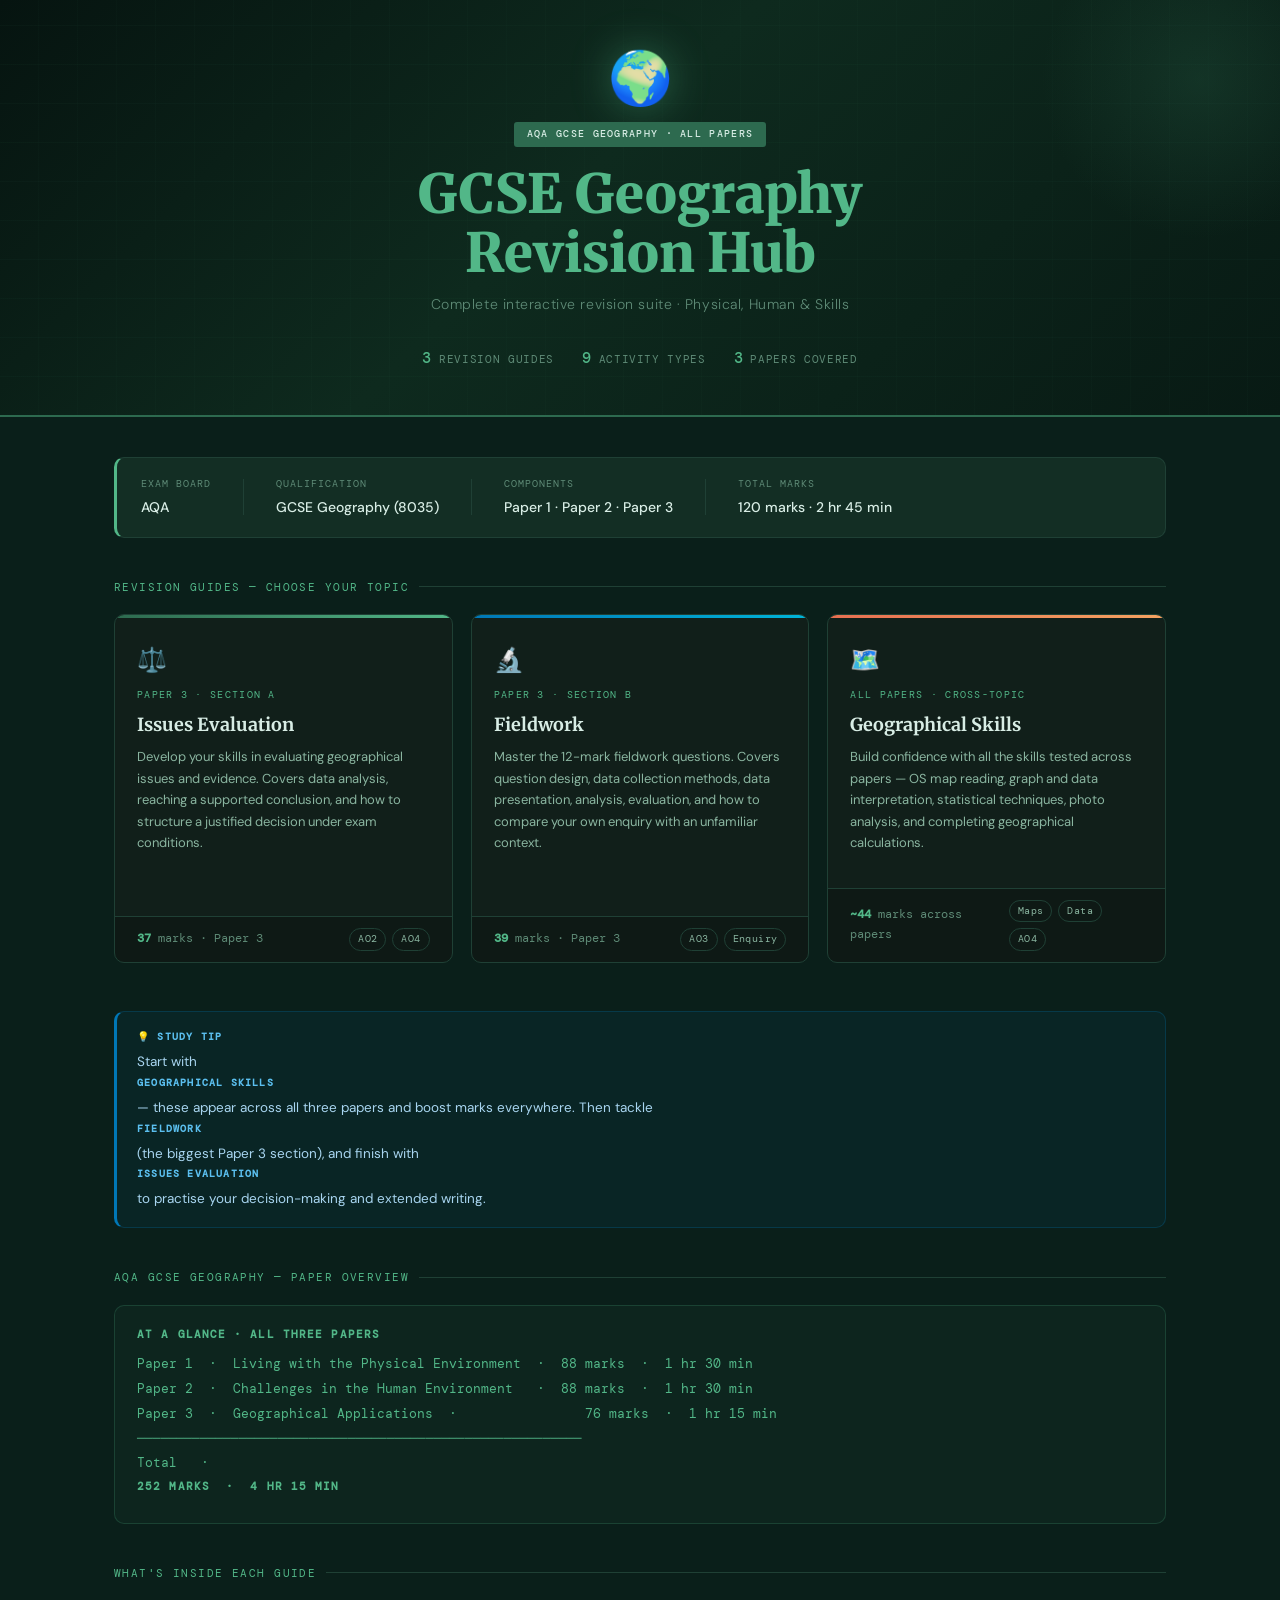
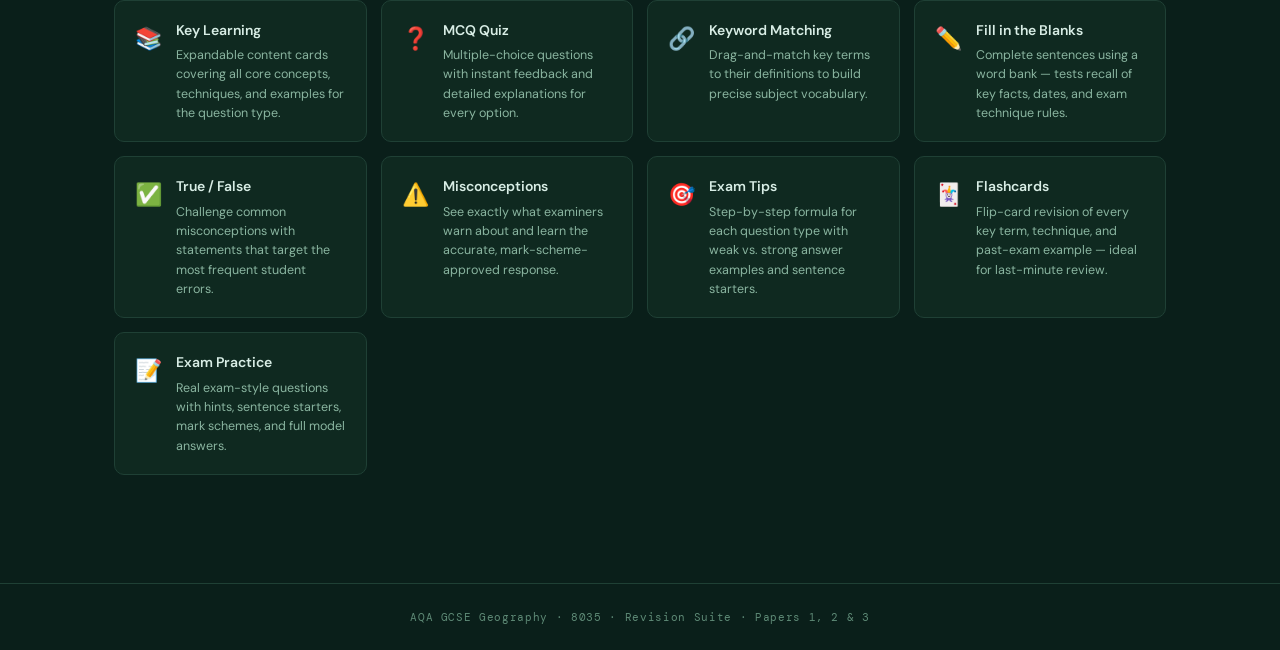
<file: index.html>
<!doctype html>
<html lang="en">
<head>
  <meta charset="UTF-8" />
  <meta name="viewport" content="width=device-width, initial-scale=1.0" />
  <title>GCSE Geography — Revision Hub</title>
  <link rel="preconnect" href="https://fonts.googleapis.com" />
  <link rel="preconnect" href="https://fonts.gstatic.com" crossorigin />
  <link href="https://fonts.googleapis.com/css2?family=DM+Mono:wght@400;500&family=DM+Sans:wght@300;400;500;600&family=Merriweather:wght@700;900&display=swap" rel="stylesheet" />
  <style>
    /* ── CSS Variables — Geography Palette ── */
    :root {
      --bg:       #0a1f1a;
      --surface:  #0f2920;
      --surface2: #132e24;
      --border:   #1f4035;
      --accent:   #2d6a4f;
      --accent2:  #52b788;
      --teal:     #0077b6;
      --gold:     #e9c46a;
      --mid:      #5e8a76;
      --text:     #d8ede5;
      --text-dim: #8ab5a0;
      --card-bg:  #111f1a;
      --ink:      #0f293e;
      --radius:   10px;
      --shadow:   0 4px 24px rgba(0,0,0,.5);
    }

    *, *::before, *::after { box-sizing: border-box; margin: 0; padding: 0; }

    body {
      font-family: 'DM Sans', sans-serif;
      background: var(--bg);
      color: var(--text);
      min-height: 100vh;
      font-size: 15px;
      line-height: 1.65;
    }

    /* ── Hero Header ── */
    .hero {
      background: linear-gradient(135deg, #061410 0%, #0e2a1e 45%, #081a14 100%);
      border-bottom: 2px solid var(--accent);
      padding: 52px 40px 44px;
      position: relative;
      overflow: hidden;
      text-align: center;
    }

    /* Topographic line pattern */
    .hero::before {
      content: '';
      position: absolute;
      inset: 0;
      background:
        repeating-linear-gradient(0deg, transparent, transparent 38px,
          rgba(45,106,79,.06) 38px, rgba(45,106,79,.06) 39px),
        repeating-linear-gradient(90deg, transparent, transparent 38px,
          rgba(45,106,79,.04) 38px, rgba(45,106,79,.04) 39px);
      pointer-events: none;
    }

    /* Glow accent circle */
    .hero::after {
      content: '';
      position: absolute;
      top: -80px; right: -80px;
      width: 320px; height: 320px;
      border-radius: 50%;
      background: radial-gradient(circle, rgba(45,106,79,.25) 0%, transparent 70%);
      pointer-events: none;
    }

    .hero-globe {
      font-size: 52px;
      line-height: 1;
      margin-bottom: 16px;
      position: relative;
      display: block;
      filter: drop-shadow(0 0 20px rgba(82,183,136,.4));
    }

    .hero-badge {
      display: inline-block;
      background: var(--accent);
      color: #d8ede5;
      font-family: 'DM Mono', monospace;
      font-size: 10px;
      font-weight: 500;
      letter-spacing: .13em;
      text-transform: uppercase;
      padding: 4px 13px;
      border-radius: 3px;
      margin-bottom: 18px;
      position: relative;
    }

    .hero h1 {
      font-family: 'Merriweather', serif;
      font-size: clamp(28px, 5vw, 54px);
      font-weight: 900;
      color: var(--accent2);
      line-height: 1.1;
      margin-bottom: 10px;
      position: relative;
    }

    .hero-sub {
      color: var(--mid);
      font-size: 14px;
      font-weight: 300;
      letter-spacing: .04em;
      position: relative;
      margin-bottom: 30px;
    }

    .hero-meta {
      display: flex;
      gap: 28px;
      justify-content: center;
      flex-wrap: wrap;
      position: relative;
    }

    .hero-stat {
      display: flex;
      align-items: center;
      gap: 7px;
      font-family: 'DM Mono', monospace;
      font-size: 11px;
      color: var(--mid);
      letter-spacing: .06em;
      text-transform: uppercase;
    }

    .hero-stat span:first-child {
      color: var(--accent2);
      font-size: 15px;
      font-weight: 500;
    }

    /* ── Main ── */
    main {
      max-width: 1100px;
      margin: 0 auto;
      padding: 40px 24px 60px;
    }

    /* ── Section label ── */
    .section-label {
      font-family: 'DM Mono', monospace;
      font-size: 11px;
      color: var(--accent2);
      letter-spacing: .13em;
      text-transform: uppercase;
      margin-bottom: 18px;
      display: flex;
      align-items: center;
      gap: 10px;
    }

    .section-label::after {
      content: '';
      flex: 1;
      height: 1px;
      background: var(--border);
    }

    /* ── Paper Info Banner ── */
    .paper-banner {
      background: var(--surface2);
      border: 1px solid var(--border);
      border-left: 3px solid var(--accent2);
      border-radius: var(--radius);
      padding: 18px 24px;
      margin-bottom: 40px;
      display: flex;
      gap: 32px;
      flex-wrap: wrap;
      align-items: center;
    }

    .paper-banner-item {
      display: flex;
      flex-direction: column;
      gap: 3px;
    }

    .pb-label {
      font-family: 'DM Mono', monospace;
      font-size: 10px;
      color: var(--mid);
      letter-spacing: .1em;
      text-transform: uppercase;
    }

    .pb-value {
      font-size: 14px;
      font-weight: 500;
      color: var(--text);
    }

    .pb-divider {
      width: 1px;
      height: 36px;
      background: var(--border);
      flex-shrink: 0;
    }

    /* ── Topic Cards Grid ── */
    .q-grid {
      display: grid;
      grid-template-columns: repeat(auto-fill, minmax(300px, 1fr));
      gap: 18px;
      margin-bottom: 48px;
    }

    .q-card {
      background: var(--card-bg);
      border: 1px solid var(--border);
      border-radius: var(--radius);
      overflow: hidden;
      text-decoration: none;
      color: inherit;
      display: flex;
      flex-direction: column;
      transition: border-color .2s, transform .15s, box-shadow .2s;
      position: relative;
    }

    .q-card:hover {
      border-color: var(--accent2);
      transform: translateY(-3px);
      box-shadow: 0 10px 36px rgba(0,0,0,.5), 0 0 0 1px rgba(82,183,136,.15);
    }

    .q-card-accent {
      height: 3px;
    }

    /* Different accent colours per card to match geography topic colours */
    .q-card:nth-child(1) .q-card-accent { background: linear-gradient(90deg, #2d6a4f, #52b788); }
    .q-card:nth-child(2) .q-card-accent { background: linear-gradient(90deg, #0077b6, #00b4d8); }
    .q-card:nth-child(3) .q-card-accent { background: linear-gradient(90deg, #e76f51, #f4a261); }
    .q-card:nth-child(4) .q-card-accent { background: linear-gradient(90deg, #e9c46a, #f4d88a); }
    .q-card:nth-child(5) .q-card-accent { background: linear-gradient(90deg, #4a6fa5, #6b90c4); }
    .q-card:nth-child(6) .q-card-accent { background: linear-gradient(90deg, #16a34a, #4ade80); }
    .q-card:nth-child(7) .q-card-accent { background: linear-gradient(90deg, #457b9d, #6ea8c9); }
    .q-card:nth-child(8) .q-card-accent { background: linear-gradient(90deg, #c47d2a, #e9a44a); }
    .q-card:nth-child(9) .q-card-accent { background: linear-gradient(90deg, #7b4a9e, #a36dc9); }

    .q-card-body {
      padding: 22px 22px 18px;
      flex: 1;
      display: flex;
      flex-direction: column;
    }

    .q-card-number {
      font-family: 'DM Mono', monospace;
      font-size: 10px;
      letter-spacing: .13em;
      text-transform: uppercase;
      color: var(--accent2);
      margin-bottom: 10px;
    }

    .q-card-title {
      font-family: 'Merriweather', serif;
      font-size: 18px;
      font-weight: 700;
      color: var(--text);
      line-height: 1.25;
      margin-bottom: 10px;
    }

    .q-card-desc {
      font-size: 13px;
      color: var(--text-dim);
      line-height: 1.65;
      flex: 1;
      margin-bottom: 16px;
    }

    .q-card-footer {
      display: flex;
      align-items: center;
      justify-content: space-between;
      padding: 11px 22px;
      border-top: 1px solid var(--border);
      background: rgba(0,0,0,.18);
    }

    .q-card-icon {
      font-size: 24px;
      flex-shrink: 0;
      margin-bottom: 8px;
    }

    .q-card-marks {
      font-family: 'DM Mono', monospace;
      font-size: 12px;
      color: var(--mid);
    }

    .q-card-marks strong {
      color: var(--accent2);
    }

    .q-card-tags {
      display: flex;
      gap: 6px;
      flex-wrap: wrap;
    }

    .tag {
      font-family: 'DM Mono', monospace;
      font-size: 10px;
      padding: 2px 8px;
      border-radius: 20px;
      border: 1px solid var(--border);
      color: var(--text-dim);
      letter-spacing: .04em;
    }

    .q-card-arrow {
      position: absolute;
      bottom: 14px;
      right: 18px;
      font-size: 17px;
      color: var(--accent2);
      opacity: 0;
      transition: opacity .2s, transform .2s;
    }

    .q-card:hover .q-card-arrow { opacity: 1; transform: translateX(3px); }

    /* ── Formula / Mark Breakdown Box ── */
    .formula-box {
      background: rgba(45,106,79,.09);
      border: 1px solid rgba(82,183,136,.2);
      border-radius: var(--radius);
      padding: 18px 22px;
      font-family: 'DM Mono', monospace;
      font-size: 13px;
      color: var(--accent2);
      margin-bottom: 40px;
      line-height: 1.9;
    }

    .formula-box strong {
      color: var(--accent2);
      font-size: 11px;
      text-transform: uppercase;
      letter-spacing: .1em;
      display: block;
      margin-bottom: 8px;
    }

    /* ── How-to Grid (What's Inside Each Guide) ── */
    .how-grid {
      display: grid;
      grid-template-columns: repeat(auto-fill, minmax(225px, 1fr));
      gap: 14px;
      margin-bottom: 48px;
    }

    .how-card {
      background: var(--surface);
      border: 1px solid var(--border);
      border-radius: var(--radius);
      padding: 18px 20px;
      display: flex;
      gap: 14px;
      align-items: flex-start;
      transition: border-color .2s, background .2s;
    }

    .how-card:hover {
      border-color: var(--accent);
      background: var(--surface2);
    }

    .how-icon {
      font-size: 22px;
      flex-shrink: 0;
      margin-top: 2px;
    }

    .how-label {
      font-weight: 600;
      font-size: 14px;
      color: var(--text);
      margin-bottom: 4px;
    }

    .how-desc {
      font-size: 12.5px;
      color: var(--text-dim);
      line-height: 1.55;
    }

    /* ── Tips callout box ── */
    .tip-box {
      background: rgba(0,119,182,.08);
      border: 1px solid rgba(0,119,182,.25);
      border-left: 3px solid var(--teal);
      border-radius: var(--radius);
      padding: 16px 20px;
      margin-bottom: 40px;
      font-size: 13.5px;
      color: #a8d5f0;
      line-height: 1.7;
    }

    .tip-box strong {
      color: #5bbfef;
      font-family: 'DM Mono', monospace;
      font-size: 10px;
      letter-spacing: .12em;
      text-transform: uppercase;
      display: block;
      margin-bottom: 6px;
    }

    /* ── Footer ── */
    footer {
      text-align: center;
      padding: 24px;
      border-top: 1px solid var(--border);
      font-family: 'DM Mono', monospace;
      font-size: 11px;
      color: var(--mid);
      letter-spacing: .06em;
    }

    /* ── Responsive ── */
    @media (max-width: 640px) {
      .hero { padding: 36px 16px 30px; }
      main { padding: 28px 14px 48px; }
      .paper-banner { gap: 18px; }
      .pb-divider { display: none; }
      .q-grid { grid-template-columns: 1fr; }
    }

    /* ── Custom scrollbar ── */
    ::-webkit-scrollbar { width: 8px; }
    ::-webkit-scrollbar-track { background: transparent; }
    ::-webkit-scrollbar-thumb { background: rgba(82,183,136,.2); border-radius: 10px; }
    ::-webkit-scrollbar-thumb:hover { background: rgba(82,183,136,.4); }
  </style>
</head>
<body>

  <!-- ── Hero ── -->
  <header class="hero">
    <span class="hero-globe">🌍</span>
    <div class="hero-badge">AQA GCSE Geography · All Papers</div>
    <h1>GCSE Geography<br>Revision Hub</h1>
    <p class="hero-sub">Complete interactive revision suite · Physical, Human &amp; Skills</p>
    <div class="hero-meta">
      <div class="hero-stat"><span>3</span><span>Revision Guides</span></div>
      <div class="hero-stat"><span>9</span><span>Activity Types</span></div>
      <div class="hero-stat"><span>3</span><span>Papers Covered</span></div>
    </div>
  </header>

  <main>

    <!-- ── Exam Info Banner ── -->
    <div class="paper-banner">
      <div class="paper-banner-item">
        <span class="pb-label">Exam Board</span>
        <span class="pb-value">AQA</span>
      </div>
      <div class="pb-divider"></div>
      <div class="paper-banner-item">
        <span class="pb-label">Qualification</span>
        <span class="pb-value">GCSE Geography (8035)</span>
      </div>
      <div class="pb-divider"></div>
      <div class="paper-banner-item">
        <span class="pb-label">Components</span>
        <span class="pb-value">Paper 1 · Paper 2 · Paper 3</span>
      </div>
      <div class="pb-divider"></div>
      <div class="paper-banner-item">
        <span class="pb-label">Total Marks</span>
        <span class="pb-value">120 marks · 2 hr 45 min</span>
      </div>
    </div>

    <!-- ── Revision Guides ── -->
    <div class="section-label">Revision Guides — Choose Your Topic</div>

    <div class="q-grid">

      <!-- 7-1 Issues Evaluation -->
      <a class="q-card" href="7-1-issues-evaluation.html">
        <div class="q-card-accent"></div>
        <div class="q-card-body">
          <div class="q-card-icon">⚖️</div>
          <div class="q-card-number">Paper 3 · Section A</div>
          <div class="q-card-title">Issues Evaluation</div>
          <div class="q-card-desc">Develop your skills in evaluating geographical issues and evidence. Covers data analysis, reaching a supported conclusion, and how to structure a justified decision under exam conditions.</div>
        </div>
        <div class="q-card-footer">
          <span class="q-card-marks"><strong>37</strong> marks · Paper 3</span>
          <div class="q-card-tags">
            <span class="tag">AO2</span>
            <span class="tag">AO4</span>
          </div>
        </div>
        <span class="q-card-arrow">→</span>
      </a>

      <!-- 8-1 Fieldwork -->
      <a class="q-card" href="8-1-fieldwork.html">
        <div class="q-card-accent"></div>
        <div class="q-card-body">
          <div class="q-card-icon">🔬</div>
          <div class="q-card-number">Paper 3 · Section B</div>
          <div class="q-card-title">Fieldwork</div>
          <div class="q-card-desc">Master the 12-mark fieldwork questions. Covers question design, data collection methods, data presentation, analysis, evaluation, and how to compare your own enquiry with an unfamiliar context.</div>
        </div>
        <div class="q-card-footer">
          <span class="q-card-marks"><strong>39</strong> marks · Paper 3</span>
          <div class="q-card-tags">
            <span class="tag">AO3</span>
            <span class="tag">Enquiry</span>
          </div>
        </div>
        <span class="q-card-arrow">→</span>
      </a>

      <!-- 9-1 Geographical Skills -->
      <a class="q-card" href="9-1-geographical-skills.html">
        <div class="q-card-accent"></div>
        <div class="q-card-body">
          <div class="q-card-icon">🗺️</div>
          <div class="q-card-number">All Papers · Cross-topic</div>
          <div class="q-card-title">Geographical Skills</div>
          <div class="q-card-desc">Build confidence with all the skills tested across papers — OS map reading, graph and data interpretation, statistical techniques, photo analysis, and completing geographical calculations.</div>
        </div>
        <div class="q-card-footer">
          <span class="q-card-marks"><strong>~44</strong> marks across papers</span>
          <div class="q-card-tags">
            <span class="tag">Maps</span>
            <span class="tag">Data</span>
            <span class="tag">AO4</span>
          </div>
        </div>
        <span class="q-card-arrow">→</span>
      </a>

    </div>

    <!-- ── Study Tip ── -->
    <div class="tip-box">
      <strong>💡 Study Tip</strong>
      Start with <strong>Geographical Skills</strong> — these appear across all three papers and boost marks everywhere. Then tackle <strong>Fieldwork</strong> (the biggest Paper 3 section), and finish with <strong>Issues Evaluation</strong> to practise your decision-making and extended writing.
    </div>

    <!-- ── Paper Overview ── -->
    <div class="section-label">AQA GCSE Geography — Paper Overview</div>

    <div class="formula-box">
      <strong>At a Glance · All Three Papers</strong>
      Paper 1 &nbsp;·&nbsp; Living with the Physical Environment &nbsp;·&nbsp; 88 marks &nbsp;·&nbsp; 1 hr 30 min<br>
      Paper 2 &nbsp;·&nbsp; Challenges in the Human Environment &nbsp;&nbsp;·&nbsp; 88 marks &nbsp;·&nbsp; 1 hr 30 min<br>
      Paper 3 &nbsp;·&nbsp; Geographical Applications &nbsp;·&nbsp;&nbsp;&nbsp;&nbsp;&nbsp;&nbsp;&nbsp;&nbsp;&nbsp;&nbsp;&nbsp;&nbsp;&nbsp;&nbsp;&nbsp; 76 marks &nbsp;·&nbsp; 1 hr 15 min<br>
      ─────────────────────────────────────────────────────────<br>
      Total &nbsp;&nbsp;·&nbsp; &nbsp;&nbsp;&nbsp;&nbsp;&nbsp;&nbsp;&nbsp;&nbsp;&nbsp;&nbsp;&nbsp;&nbsp;&nbsp;&nbsp;&nbsp;&nbsp;&nbsp;&nbsp;&nbsp;&nbsp;&nbsp;&nbsp;&nbsp;&nbsp;&nbsp;&nbsp;&nbsp;&nbsp;&nbsp;&nbsp;&nbsp;&nbsp;&nbsp;&nbsp;&nbsp;&nbsp;&nbsp;&nbsp;&nbsp;&nbsp;&nbsp;&nbsp;&nbsp;&nbsp;&nbsp;&nbsp;&nbsp;&nbsp;&nbsp;&nbsp;&nbsp;&nbsp;&nbsp;&nbsp;&nbsp;&nbsp;&nbsp;&nbsp;&nbsp;&nbsp;&nbsp;&nbsp; <strong style="color:var(--accent2)">252 marks &nbsp;·&nbsp; 4 hr 15 min</strong>
    </div>

    <!-- ── What's Inside Each Guide ── -->
    <div class="section-label">What's Inside Each Guide</div>

    <div class="how-grid">
      <div class="how-card">
        <div class="how-icon">📚</div>
        <div>
          <div class="how-label">Key Learning</div>
          <div class="how-desc">Expandable content cards covering all core concepts, techniques, and examples for the question type.</div>
        </div>
      </div>
      <div class="how-card">
        <div class="how-icon">❓</div>
        <div>
          <div class="how-label">MCQ Quiz</div>
          <div class="how-desc">Multiple-choice questions with instant feedback and detailed explanations for every option.</div>
        </div>
      </div>
      <div class="how-card">
        <div class="how-icon">🔗</div>
        <div>
          <div class="how-label">Keyword Matching</div>
          <div class="how-desc">Drag-and-match key terms to their definitions to build precise subject vocabulary.</div>
        </div>
      </div>
      <div class="how-card">
        <div class="how-icon">✏️</div>
        <div>
          <div class="how-label">Fill in the Blanks</div>
          <div class="how-desc">Complete sentences using a word bank — tests recall of key facts, dates, and exam technique rules.</div>
        </div>
      </div>
      <div class="how-card">
        <div class="how-icon">✅</div>
        <div>
          <div class="how-label">True / False</div>
          <div class="how-desc">Challenge common misconceptions with statements that target the most frequent student errors.</div>
        </div>
      </div>
      <div class="how-card">
        <div class="how-icon">⚠️</div>
        <div>
          <div class="how-label">Misconceptions</div>
          <div class="how-desc">See exactly what examiners warn about and learn the accurate, mark-scheme-approved response.</div>
        </div>
      </div>
      <div class="how-card">
        <div class="how-icon">🎯</div>
        <div>
          <div class="how-label">Exam Tips</div>
          <div class="how-desc">Step-by-step formula for each question type with weak vs. strong answer examples and sentence starters.</div>
        </div>
      </div>
      <div class="how-card">
        <div class="how-icon">🃏</div>
        <div>
          <div class="how-label">Flashcards</div>
          <div class="how-desc">Flip-card revision of every key term, technique, and past-exam example — ideal for last-minute review.</div>
        </div>
      </div>
      <div class="how-card">
        <div class="how-icon">📝</div>
        <div>
          <div class="how-label">Exam Practice</div>
          <div class="how-desc">Real exam-style questions with hints, sentence starters, mark schemes, and full model answers.</div>
        </div>
      </div>
    </div>

  </main>

  <footer>
    AQA GCSE Geography · 8035 · Revision Suite · Papers 1, 2 &amp; 3
  </footer>

</body>
</html>
</file>
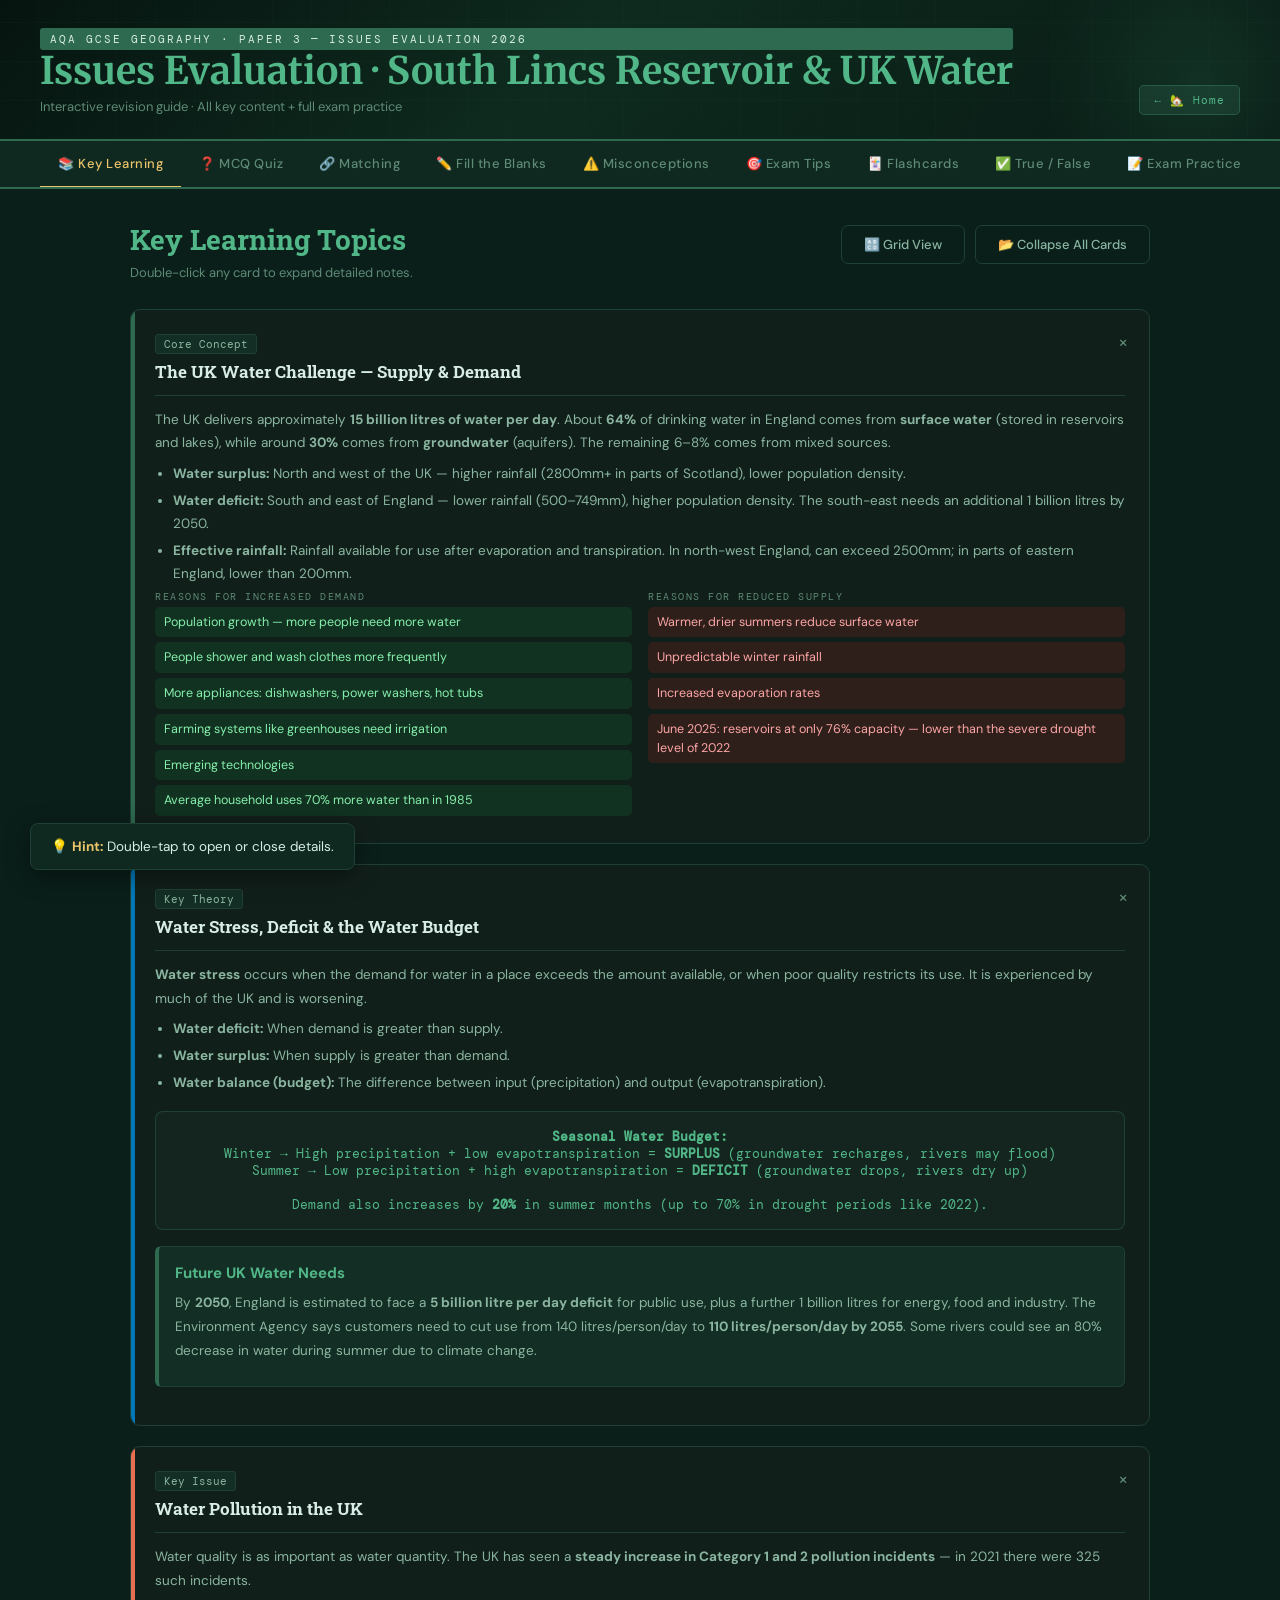
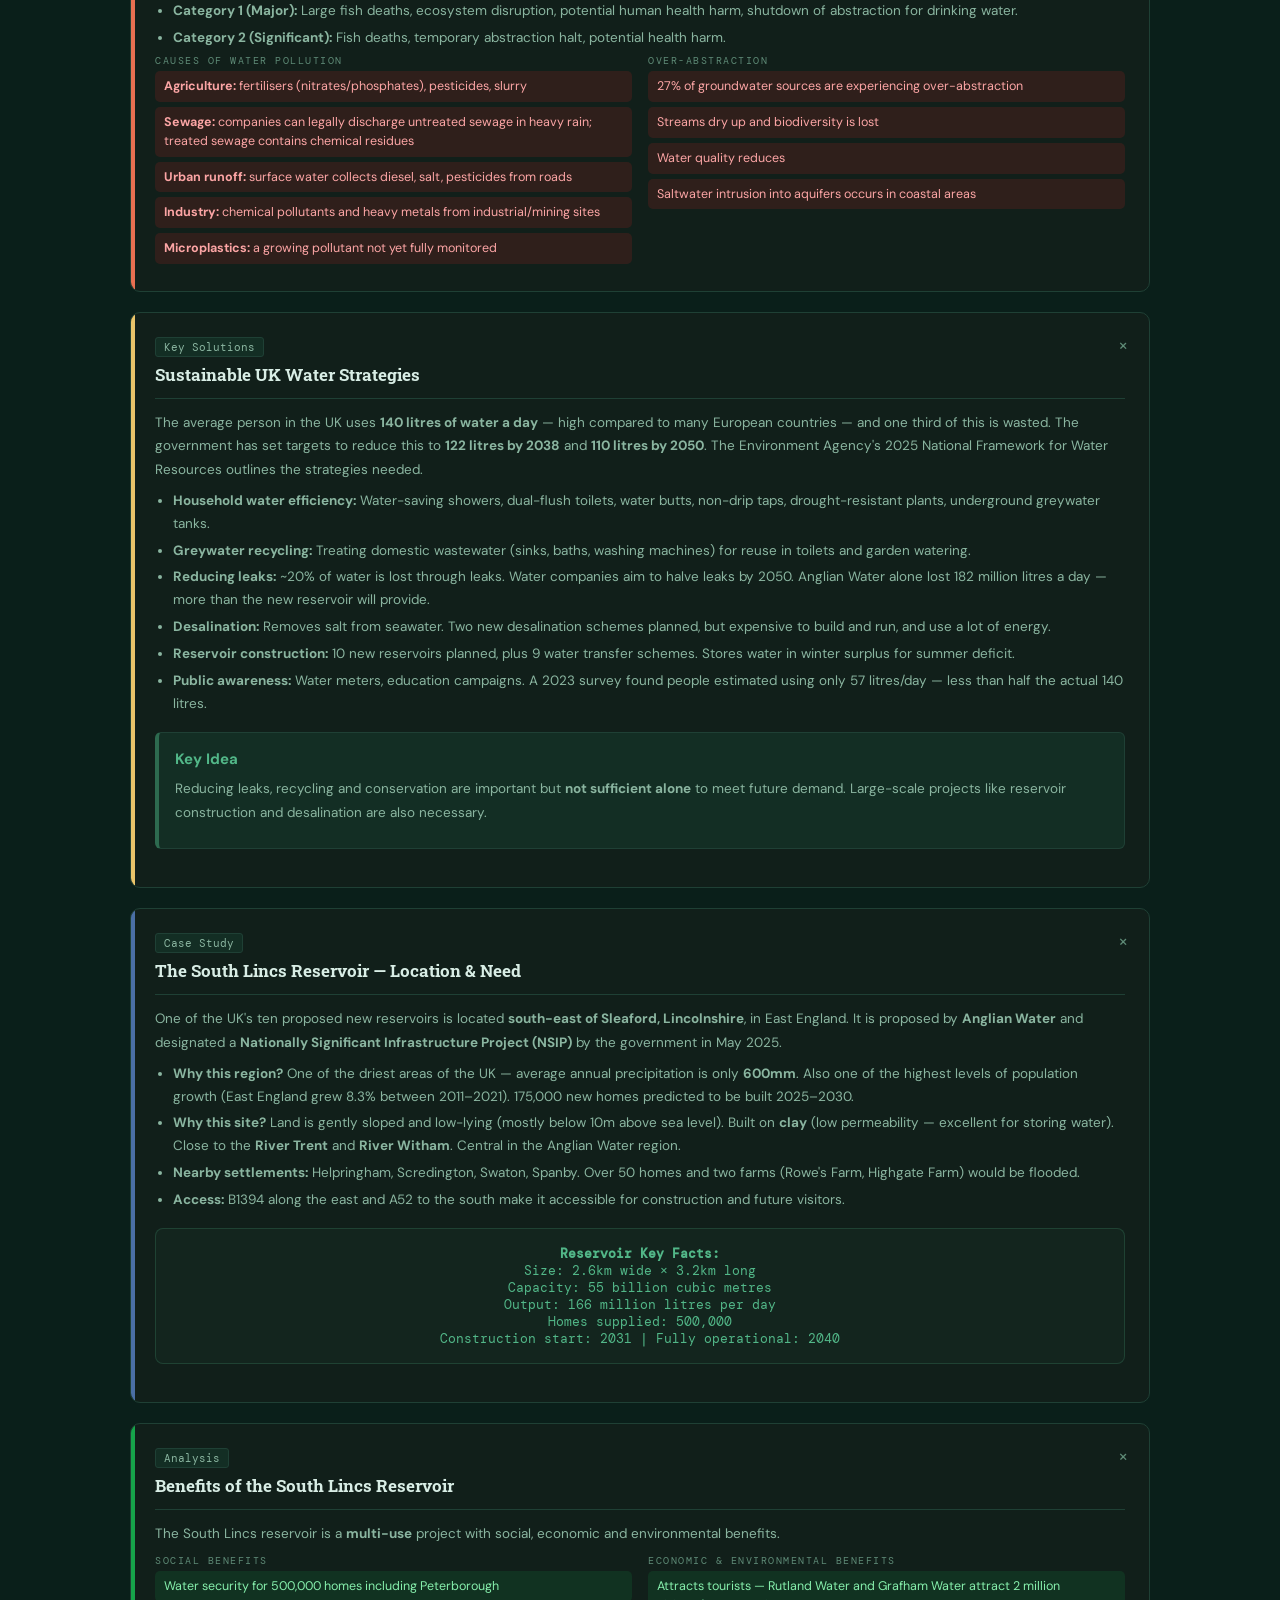
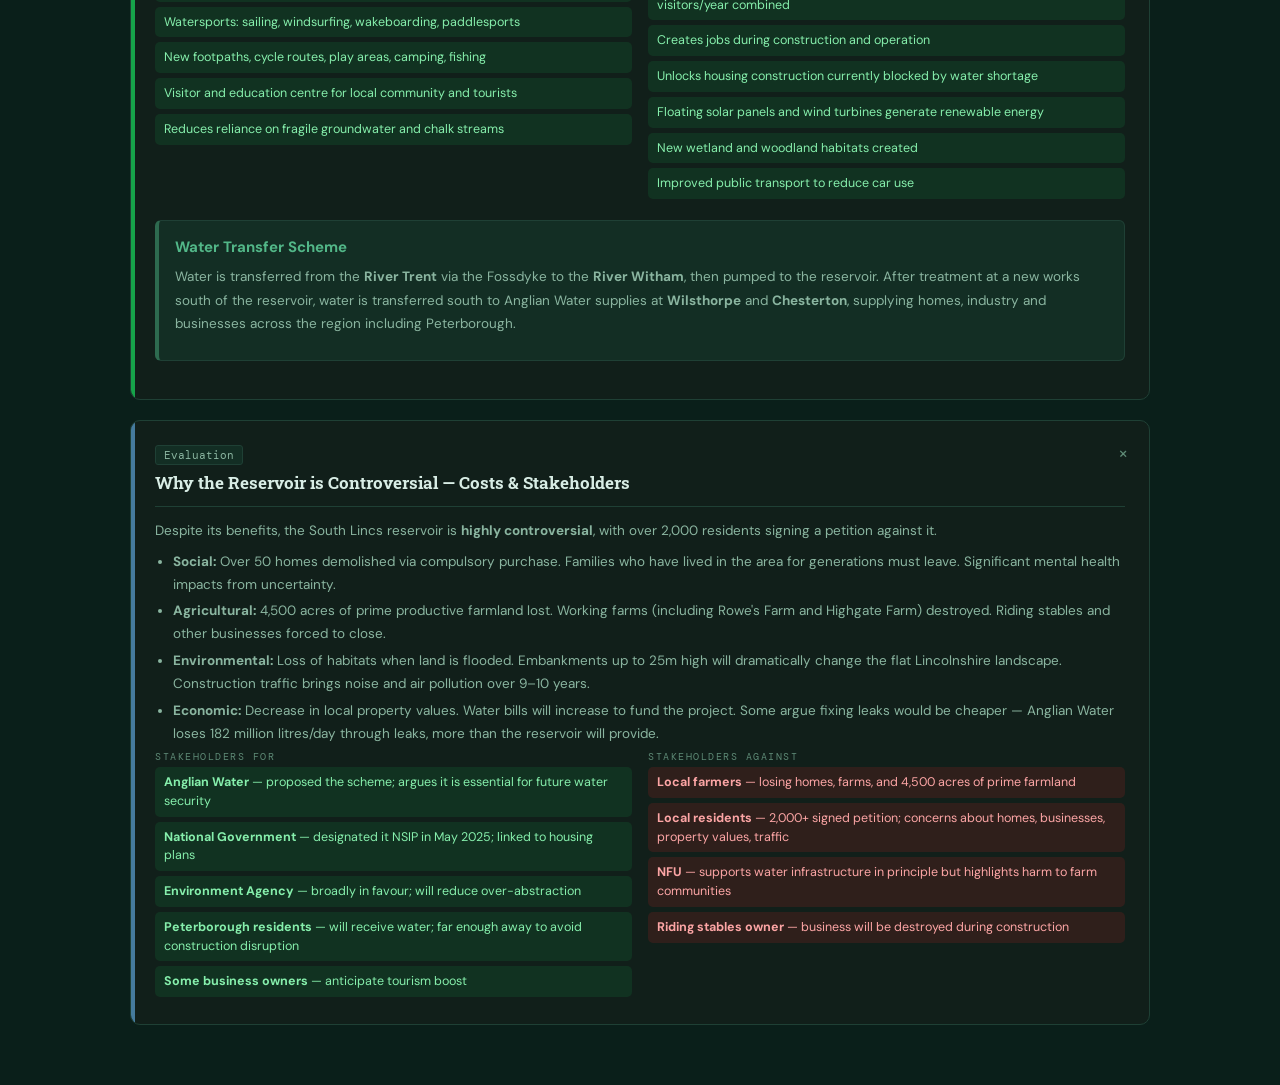
<file: 7-1-issues-evaluation.html>
<!doctype html>
<html lang="en">
<head>
<meta charset="UTF-8">
<meta name="viewport" content="width=device-width, initial-scale=1.0">
<title>Template</title>
<link rel="preconnect" href="https://fonts.googleapis.com">
<link href="https://fonts.googleapis.com/css2?family=Playfair+Display:wght@700;900&family=DM+Sans:wght@300;400;500;600&family=DM+Mono:wght@400;500&display=swap" rel="stylesheet">

<link rel="stylesheet" href="style.css">
</head>
<body>

<header>
  <div>
    <div class="badge">OCR GCSE Art &amp; Design — Printmaking</div>
    <h1>Printmaking Techniques</h1>
    <p>Interactive revision guide · Silkscreen, Block, Monoprinting &amp; Etching</p>
  </div>
  <a href="index.html" class="home-link">← 🏡 Home</a>
</header>

<nav class="tab-bar" id="tabBar">
  <button class="tab-btn active" onclick="switchTab('learn',this)">📚 Key Learning</button>
  <button class="tab-btn" onclick="switchTab('mcq',this)">❓ MCQ Quiz</button>
  <button class="tab-btn" onclick="switchTab('matching',this)">🔗 Matching</button>
  <button class="tab-btn" onclick="switchTab('fib',this)">✏️ Fill the Blanks</button>
  <button class="tab-btn" onclick="switchTab('misconceptions',this)">⚠️ Misconceptions</button>
  <button class="tab-btn" onclick="switchTab('examtips',this)">🎯 Exam Tips</button>
  <button class="tab-btn" onclick="switchTab('flashcards',this)">🃏 Flashcards</button>
  <button class="tab-btn" onclick="switchTab('truefalse',this)">✅ True / False</button>
  <button class="tab-btn" onclick="switchTab('exampractice',this)">📝 Exam Practice</button>
</nav>

<main>
  <!-- KEY LEARNING -->
  <div class="tab-panel active" id="tab-learn">
    <h2 class="section-title">Key Learning Topics</h2>
    <p class="section-sub">Double-click any card to expand detailed notes.</p>
    <div class="topic-grid" id="topicGrid"></div>
  </div>
  <!-- MCQ -->
  <div class="tab-panel" id="tab-mcq">
    <h2 class="section-title">Multiple Choice Questions</h2>
    <p class="section-sub">Select an answer to reveal instant feedback.</p>
    <div class="score-bar">
      <div><div class="score-num" id="mcqScore">0</div><div style="font-size:12px;color:var(--mid)">correct answers</div></div>
      <div style="font-size:13px;color:var(--mid)">out of <strong id="mcqTotal">0</strong> attempted</div>
      <button class="reset-btn" onclick="resetMCQ()">RESET</button>
    </div>
    <div class="quiz-wrap" id="mcqWrap"></div>
  </div>
  <!-- MATCHING -->
  <div class="tab-panel" id="tab-matching">
    <h2 class="section-title">Matching Activity</h2>
    <p class="section-sub">Click a term on the left, then click the matching definition on the right.</p>
    <div style="margin-bottom:16px">
      <div class="score-bar">
        <div><div class="score-num" id="matchScore">0</div><div style="font-size:12px;color:var(--mid)">matched</div></div>
        <div style="font-size:13px;color:var(--mid)">out of <strong id="matchTotal">0</strong></div>
        <button class="reset-btn" onclick="resetMatch()">RESET</button>
      </div>
    </div>
    <div class="match-grid">
      <div><div class="match-label">TERMS</div><div class="match-col" id="matchLeft"></div></div>
      <div><div class="match-label">DEFINITIONS</div><div class="match-col" id="matchRight"></div></div>
    </div>
  </div>
  <!-- FIB -->
  <div class="tab-panel" id="tab-fib">
    <h2 class="section-title">Fill in the Blanks</h2>
    <p class="section-sub">Click each dropdown and choose the correct word. Wrong answers reset — try again!</p>
    <div class="score-bar">
      <div><div class="score-num" id="fibScore">0</div><div style="font-size:12px;color:var(--mid)">correct</div></div>
      <div style="font-size:13px;color:var(--mid)">of <strong id="fibTotal">0</strong> blanks</div>
      <button class="reset-btn" onclick="resetFIB()">RESET</button>
    </div>
    <div class="fib-wrap" id="fibWrap"></div>
  </div>
  <!-- MISCONCEPTIONS -->
  <div class="tab-panel" id="tab-misconceptions">
    <h2 class="section-title">Common Misconceptions</h2>
    <p class="section-sub">What students often think — and what examiners actually want.</p>
    <div class="misc-list" id="miscList"></div>
  </div>
  <!-- EXAM TIPS -->
  <div class="tab-panel" id="tab-examtips">
    <h2 class="section-title">Exam Questions &amp; Tips</h2>
    <p class="section-sub">Most repeated question types and mark-scheme structures from real OCR papers.</p>
    <div class="tips-grid" id="tipsGrid"></div>
  </div>
  <!-- FLASHCARDS -->
  <div class="tab-panel" id="tab-flashcards">
    <h2 class="section-title">Flashcards</h2>
    <p class="section-sub">Test yourself! Flip the card and rate your knowledge. Review your weak areas at the end.</p>
    <div class="fc-container">
      <div class="score-bar" id="fcScoreBar" style="display:none;margin-bottom:20px">
        <div><div class="score-num" id="fcKnown" style="color:#2d7a4f">0</div><div style="font-size:12px;color:var(--mid)">known</div></div>
        <div><div class="score-num" id="fcUnknown" style="color:#c84b31">0</div><div style="font-size:12px;color:var(--mid)">learning</div></div>
        <div style="font-size:13px;color:var(--mid)">out of <strong id="fcTotalTrack">0</strong></div>
        <button class="reset-btn" onclick="resetFlashcards()">RESET</button>
      </div>
      <div id="fcActiveArea">
        <div class="fc-progress" id="fcProgress">Card 1 of 0</div>
        <div class="flashcard" id="flashcard" onclick="flipCard()">
          <div class="fc-inner">
            <div class="fc-front"><div class="fc-label">KEY TERM</div><div class="fc-term" id="fcTerm"></div></div>
            <div class="fc-back"><div class="fc-def" id="fcDef"></div></div>
          </div>
        </div>
        <p class="fc-hint">👆 Click card to flip</p>
        <div class="fc-nav" id="fcNavDefault">
          <button class="fc-btn outline" onclick="prevCard()">← Prev</button>
          <button class="fc-btn outline" onclick="flipCard()">Flip</button>
          <button class="fc-btn" onclick="nextCard()">Next →</button>
        </div>
        <div class="fc-nav" id="fcNavAssess" style="display:none;gap:15px">
          <button class="fc-btn outline" style="border-color:#c84b31;color:#c84b31;flex:1" onclick="markCard(false)">❌ Still Learning</button>
          <button class="fc-btn" style="background:#2d7a4f;border-color:#2d7a4f;flex:1" onclick="markCard(true)">✅ Got It</button>
        </div>
      </div>
      <div id="fcSummaryArea" style="display:none;text-align:center;padding:40px 20px">
        <h3>Session Complete! 🎉</h3>
        <p style="margin:15px 0">You knew <strong id="fcSummaryKnown">0</strong> out of <strong id="fcSummaryTotal">0</strong> cards.</p>
        <div style="margin-top:25px;display:flex;gap:15px;justify-content:center;flex-wrap:wrap">
          <button class="fc-btn" id="btnReviewWrong" onclick="reviewWrong()" style="background:#c84b31;border-color:#c84b31">Review Incorrect</button>
          <button class="fc-btn outline" onclick="resetFlashcards()">Practice All Again</button>
        </div>
      </div>
    </div>
  </div>
  <!-- TRUE / FALSE -->
  <div class="tab-panel" id="tab-truefalse">
    <h2 class="section-title">True or False?</h2>
    <p class="section-sub">Test your knowledge with these statements.</p>
    <div class="score-bar">
      <div><div class="score-num" id="tfScore">0</div><div style="font-size:12px;color:var(--mid)">correct</div></div>
      <div style="font-size:13px;color:var(--mid)">of <strong id="tfTotal">0</strong> answered</div>
      <button class="reset-btn" onclick="resetTF()">RESET</button>
    </div>
    <div class="tf-wrap" id="tfWrap"></div>
  </div>
  <!-- EXAM PRACTICE -->
  <div class="tab-panel" id="tab-exampractice">
    <h2 class="section-title">Exam Practice Questions</h2>
    <p class="section-sub">Full exam questions with case studies. Use <strong>Hint</strong>, <strong>Sentence Starter</strong> and <strong>Submit &amp; See Mark Scheme</strong> for each question.</p>
    <div class="ep-list" id="epList"></div>
  </div>
</main>

<!-- ══════════════════════════════════════
     DATA ARRAYS
     ══════════════════════════════════════ -->
<script>

    /* ══════════════════════════════════════════════
       PAGE METADATA — 2026 Issues Evaluation
    ══════════════════════════════════════════════ */

    const pageMeta = {
      badge: "AQA GCSE Geography · Paper 3 — Issues Evaluation 2026",
      title: "Issues Evaluation · South Lincs Reservoir & UK Water",
      subtitle: "Interactive revision guide · All key content + full exam practice"
    };

    /* ── Apply metadata on load ── */
    document.addEventListener('DOMContentLoaded', () => {
      const badgeEl = document.querySelector('.badge');
      const h1El = document.querySelector('header h1');
      const subEl = document.querySelector('header p');
      const titleEl = document.querySelector('title');

      if (badgeEl) badgeEl.innerHTML = pageMeta.badge;
      if (h1El) h1El.textContent = pageMeta.title;
      if (subEl) subEl.textContent = pageMeta.subtitle;
      if (titleEl) titleEl.textContent = pageMeta.title.replace(/&amp;/g, '&');
    });

    /* ══════════════════════════════════════════════
       ARRAY 1: topics (Key Learning Cards)
    ══════════════════════════════════════════════ */

    const topics = [
      {
        title: "The UK Water Challenge — Supply & Demand",
        tag: "Core Concept",
        content: `<p>The UK delivers approximately <strong>15 billion litres of water per day</strong>. About <strong>64%</strong> of drinking water in England comes from <strong>surface water</strong> (stored in reservoirs and lakes), while around <strong>30%</strong> comes from <strong>groundwater</strong> (aquifers). The remaining 6–8% comes from mixed sources.</p>
<ul>
  <li><strong>Water surplus:</strong> North and west of the UK — higher rainfall (2800mm+ in parts of Scotland), lower population density.</li>
  <li><strong>Water deficit:</strong> South and east of England — lower rainfall (500–749mm), higher population density. The south-east needs an additional 1 billion litres by 2050.</li>
  <li><strong>Effective rainfall:</strong> Rainfall available for use after evaporation and transpiration. In north-west England, can exceed 2500mm; in parts of eastern England, lower than 200mm.</li>
</ul>
<div class="two-col">
  <div>
    <div class="col-head">Reasons for Increased Demand</div>
    <div class="pro-item">Population growth — more people need more water</div>
    <div class="pro-item">People shower and wash clothes more frequently</div>
    <div class="pro-item">More appliances: dishwashers, power washers, hot tubs</div>
    <div class="pro-item">Farming systems like greenhouses need irrigation</div>
    <div class="pro-item">Emerging technologies</div>
    <div class="pro-item">Average household uses 70% more water than in 1985</div>
  </div>
  <div>
    <div class="col-head">Reasons for Reduced Supply</div>
    <div class="con-item">Warmer, drier summers reduce surface water</div>
    <div class="con-item">Unpredictable winter rainfall</div>
    <div class="con-item">Increased evaporation rates</div>
    <div class="con-item">June 2025: reservoirs at only 76% capacity — lower than the severe drought level of 2022</div>
  </div>
</div>`
      },
      {
        title: "Water Stress, Deficit & the Water Budget",
        tag: "Key Theory",
        content: `<p><strong>Water stress</strong> occurs when the demand for water in a place exceeds the amount available, or when poor quality restricts its use. It is experienced by much of the UK and is worsening.</p>
<ul>
  <li><strong>Water deficit:</strong> When demand is greater than supply.</li>
  <li><strong>Water surplus:</strong> When supply is greater than demand.</li>
  <li><strong>Water balance (budget):</strong> The difference between input (precipitation) and output (evapotranspiration).</li>
</ul>
<div class="formula-box">
  <strong>Seasonal Water Budget:</strong><br>
  Winter → High precipitation + low evapotranspiration = <strong>SURPLUS</strong> (groundwater recharges, rivers may flood)<br>
  Summer → Low precipitation + high evapotranspiration = <strong>DEFICIT</strong> (groundwater drops, rivers dry up)<br><br>
  Demand also increases by <strong>20%</strong> in summer months (up to 70% in drought periods like 2022).
</div>
<div class="case-study-box">
  <h4>Future UK Water Needs</h4>
  <p>By <strong>2050</strong>, England is estimated to face a <strong>5 billion litre per day deficit</strong> for public use, plus a further 1 billion litres for energy, food and industry. The Environment Agency says customers need to cut use from 140 litres/person/day to <strong>110 litres/person/day by 2055</strong>. Some rivers could see an 80% decrease in water during summer due to climate change.</p>
</div>`
      },
      {
        title: "Water Pollution in the UK",
        tag: "Key Issue",
        content: `<p>Water quality is as important as water quantity. The UK has seen a <strong>steady increase in Category 1 and 2 pollution incidents</strong> — in 2021 there were 325 such incidents.</p>
<ul>
  <li><strong>Category 1 (Major):</strong> Large fish deaths, ecosystem disruption, potential human health harm, shutdown of abstraction for drinking water.</li>
  <li><strong>Category 2 (Significant):</strong> Fish deaths, temporary abstraction halt, potential health harm.</li>
</ul>
<div class="two-col">
  <div>
    <div class="col-head">Causes of Water Pollution</div>
    <div class="con-item"><strong>Agriculture:</strong> fertilisers (nitrates/phosphates), pesticides, slurry</div>
    <div class="con-item"><strong>Sewage:</strong> companies can legally discharge untreated sewage in heavy rain; treated sewage contains chemical residues</div>
    <div class="con-item"><strong>Urban runoff:</strong> surface water collects diesel, salt, pesticides from roads</div>
    <div class="con-item"><strong>Industry:</strong> chemical pollutants and heavy metals from industrial/mining sites</div>
    <div class="con-item"><strong>Microplastics:</strong> a growing pollutant not yet fully monitored</div>
  </div>
  <div>
    <div class="col-head">Over-abstraction</div>
    <div class="con-item">27% of groundwater sources are experiencing over-abstraction</div>
    <div class="con-item">Streams dry up and biodiversity is lost</div>
    <div class="con-item">Water quality reduces</div>
    <div class="con-item">Saltwater intrusion into aquifers occurs in coastal areas</div>
  </div>
</div>`
      },
      {
        title: "Sustainable UK Water Strategies",
        tag: "Key Solutions",
        content: `<p>The average person in the UK uses <strong>140 litres of water a day</strong> — high compared to many European countries — and one third of this is wasted. The government has set targets to reduce this to <strong>122 litres by 2038</strong> and <strong>110 litres by 2050</strong>. The Environment Agency's 2025 National Framework for Water Resources outlines the strategies needed.</p>
<ul>
  <li><strong>Household water efficiency:</strong> Water-saving showers, dual-flush toilets, water butts, non-drip taps, drought-resistant plants, underground greywater tanks.</li>
  <li><strong>Greywater recycling:</strong> Treating domestic wastewater (sinks, baths, washing machines) for reuse in toilets and garden watering.</li>
  <li><strong>Reducing leaks:</strong> ~20% of water is lost through leaks. Water companies aim to halve leaks by 2050. Anglian Water alone lost 182 million litres a day — more than the new reservoir will provide.</li>
  <li><strong>Desalination:</strong> Removes salt from seawater. Two new desalination schemes planned, but expensive to build and run, and use a lot of energy.</li>
  <li><strong>Reservoir construction:</strong> 10 new reservoirs planned, plus 9 water transfer schemes. Stores water in winter surplus for summer deficit.</li>
  <li><strong>Public awareness:</strong> Water meters, education campaigns. A 2023 survey found people estimated using only 57 litres/day — less than half the actual 140 litres.</li>
</ul>
<div class="case-study-box">
  <h4>Key Idea</h4>
  <p>Reducing leaks, recycling and conservation are important but <strong>not sufficient alone</strong> to meet future demand. Large-scale projects like reservoir construction and desalination are also necessary.</p>
</div>`
      },
      {
        title: "The South Lincs Reservoir — Location & Need",
        tag: "Case Study",
        content: `<p>One of the UK's ten proposed new reservoirs is located <strong>south-east of Sleaford, Lincolnshire</strong>, in East England. It is proposed by <strong>Anglian Water</strong> and designated a <strong>Nationally Significant Infrastructure Project (NSIP)</strong> by the government in May 2025.</p>
<ul>
  <li><strong>Why this region?</strong> One of the driest areas of the UK — average annual precipitation is only <strong>600mm</strong>. Also one of the highest levels of population growth (East England grew 8.3% between 2011–2021). 175,000 new homes predicted to be built 2025–2030.</li>
  <li><strong>Why this site?</strong> Land is gently sloped and low-lying (mostly below 10m above sea level). Built on <strong>clay</strong> (low permeability — excellent for storing water). Close to the <strong>River Trent</strong> and <strong>River Witham</strong>. Central in the Anglian Water region.</li>
  <li><strong>Nearby settlements:</strong> Helpringham, Scredington, Swaton, Spanby. Over 50 homes and two farms (Rowe's Farm, Highgate Farm) would be flooded.</li>
  <li><strong>Access:</strong> B1394 along the east and A52 to the south make it accessible for construction and future visitors.</li>
</ul>
<div class="formula-box">
  <strong>Reservoir Key Facts:</strong><br>
  Size: 2.6km wide × 3.2km long<br>
  Capacity: 55 billion cubic metres<br>
  Output: 166 million litres per day<br>
  Homes supplied: 500,000<br>
  Construction start: 2031 | Fully operational: 2040
</div>`
      },
      {
        title: "Benefits of the South Lincs Reservoir",
        tag: "Analysis",
        content: `<p>The South Lincs reservoir is a <strong>multi-use</strong> project with social, economic and environmental benefits.</p>
<div class="two-col">
  <div>
    <div class="col-head">Social Benefits</div>
    <div class="pro-item">Water security for 500,000 homes including Peterborough</div>
    <div class="pro-item">Watersports: sailing, windsurfing, wakeboarding, paddlesports</div>
    <div class="pro-item">New footpaths, cycle routes, play areas, camping, fishing</div>
    <div class="pro-item">Visitor and education centre for local community and tourists</div>
    <div class="pro-item">Reduces reliance on fragile groundwater and chalk streams</div>
  </div>
  <div>
    <div class="col-head">Economic &amp; Environmental Benefits</div>
    <div class="pro-item">Attracts tourists — Rutland Water and Grafham Water attract 2 million visitors/year combined</div>
    <div class="pro-item">Creates jobs during construction and operation</div>
    <div class="pro-item">Unlocks housing construction currently blocked by water shortage</div>
    <div class="pro-item">Floating solar panels and wind turbines generate renewable energy</div>
    <div class="pro-item">New wetland and woodland habitats created</div>
    <div class="pro-item">Improved public transport to reduce car use</div>
  </div>
</div>
<div class="case-study-box">
  <h4>Water Transfer Scheme</h4>
  <p>Water is transferred from the <strong>River Trent</strong> via the Fossdyke to the <strong>River Witham</strong>, then pumped to the reservoir. After treatment at a new works south of the reservoir, water is transferred south to Anglian Water supplies at <strong>Wilsthorpe</strong> and <strong>Chesterton</strong>, supplying homes, industry and businesses across the region including Peterborough.</p>
</div>`
      },
      {
        title: "Why the Reservoir is Controversial — Costs & Stakeholders",
        tag: "Evaluation",
        content: `<p>Despite its benefits, the South Lincs reservoir is <strong>highly controversial</strong>, with over 2,000 residents signing a petition against it.</p>
<ul>
  <li><strong>Social:</strong> Over 50 homes demolished via compulsory purchase. Families who have lived in the area for generations must leave. Significant mental health impacts from uncertainty.</li>
  <li><strong>Agricultural:</strong> 4,500 acres of prime productive farmland lost. Working farms (including Rowe's Farm and Highgate Farm) destroyed. Riding stables and other businesses forced to close.</li>
  <li><strong>Environmental:</strong> Loss of habitats when land is flooded. Embankments up to 25m high will dramatically change the flat Lincolnshire landscape. Construction traffic brings noise and air pollution over 9–10 years.</li>
  <li><strong>Economic:</strong> Decrease in local property values. Water bills will increase to fund the project. Some argue fixing leaks would be cheaper — Anglian Water loses 182 million litres/day through leaks, more than the reservoir will provide.</li>
</ul>
<div class="two-col">
  <div>
    <div class="col-head">Stakeholders FOR</div>
    <div class="pro-item"><strong>Anglian Water</strong> — proposed the scheme; argues it is essential for future water security</div>
    <div class="pro-item"><strong>National Government</strong> — designated it NSIP in May 2025; linked to housing plans</div>
    <div class="pro-item"><strong>Environment Agency</strong> — broadly in favour; will reduce over-abstraction</div>
    <div class="pro-item"><strong>Peterborough residents</strong> — will receive water; far enough away to avoid construction disruption</div>
    <div class="pro-item"><strong>Some business owners</strong> — anticipate tourism boost</div>
  </div>
  <div>
    <div class="col-head">Stakeholders AGAINST</div>
    <div class="con-item"><strong>Local farmers</strong> — losing homes, farms, and 4,500 acres of prime farmland</div>
    <div class="con-item"><strong>Local residents</strong> — 2,000+ signed petition; concerns about homes, businesses, property values, traffic</div>
    <div class="con-item"><strong>NFU</strong> — supports water infrastructure in principle but highlights harm to farm communities</div>
    <div class="con-item"><strong>Riding stables owner</strong> — business will be destroyed during construction</div>
  </div>
</div>`
      }
    ];

    /* ══════════════════════════════════════════════
       ARRAY 2: mcqData (Multiple Choice Quiz)
    ══════════════════════════════════════════════ */

    const mcqData = [
      {
        q: "Approximately what percentage of drinking water in England comes from surface water?",
        opts: ["30%", "50%", "64%", "80%"],
        ans: 2,
        explain: "Correct: C. About 64% of drinking water in England comes from surface water stored in reservoirs and lakes. Around 30% comes from groundwater (aquifers), and 6–8% from mixed sources. Wales and Scotland rely even more on surface water (93% and 95% respectively)."
      },
      {
        q: "What is 'effective rainfall'?",
        opts: [
          "The total amount of rainfall in a year",
          "Rainfall that falls in summer months only",
          "Water available for use after evaporation and uptake by plants",
          "Rainfall that recharges groundwater aquifers"
        ],
        ans: 2,
        explain: "Correct: C. Effective rainfall is the water that remains available for use after evaporation and transpiration by plants have occurred. In north-west England it can exceed 2500mm, but in parts of eastern England it can be lower than 200mm."
      },
      {
        q: "By how much does water demand typically increase in summer months?",
        opts: ["10%", "20%", "40%", "70%"],
        ans: 1,
        explain: "Correct: B. Demand typically increases by 20% in summer months. However, in the hottest and driest periods — such as summer 2022 — demand increased by as much as 70% in some areas, putting severe pressure on supplies."
      },
      {
        q: "What is water stress?",
        opts: [
          "When there is more supply than demand",
          "When demand for water exceeds the available amount, or poor quality restricts its use",
          "When groundwater recharges in winter",
          "When reservoirs reach 100% capacity"
        ],
        ans: 1,
        explain: "Correct: B. Water stress occurs when the demand for water in a place exceeds the amount available, or when poor quality restricts its use. It is experienced by much of the UK, particularly in the south and east where population density is highest and rainfall is lowest."
      },
      {
        q: "By 2050, England is estimated to face a daily water deficit for public use of:",
        opts: ["1 billion litres", "3 billion litres", "5 billion litres", "10 billion litres"],
        ans: 2,
        explain: "Correct: C. The Environment Agency estimates England will face a 5 billion litre per day deficit for public use by 2050, plus a further 1 billion litres needed for energy, food and industry. This is due to both increased demand and reduced supply from climate change."
      },
      {
        q: "Where is the proposed South Lincs reservoir located?",
        opts: [
          "North-west of Grantham, Lincolnshire",
          "South-east of Sleaford, Lincolnshire",
          "North-east of Peterborough, Cambridgeshire",
          "South of Lincoln, Lincolnshire"
        ],
        ans: 1,
        explain: "Correct: B. The proposed South Lincs reservoir is located south-east of Sleaford in Lincolnshire, East England. It is central to the Anglian Water region and within reach of the River Trent and River Witham, which will supply it."
      },
      {
        q: "Why is clay a suitable geological material for the South Lincs reservoir site?",
        opts: [
          "It is easy to dig and cheap to excavate",
          "It has high permeability, allowing water to drain freely",
          "It has low permeability, making it excellent for storing surface water",
          "It is found only in flat, low-lying areas"
        ],
        ans: 2,
        explain: "Correct: C. Clay has low permeability, which means water cannot easily pass through it. This makes it excellent for storing surface water in a reservoir without significant leakage into the ground. High permeability (B) would be a disadvantage — water would drain away."
      },
      {
        q: "How much water per day does Anglian Water currently lose through leaks?",
        opts: ["50 million litres", "100 million litres", "150 million litres", "182 million litres"],
        ans: 3,
        explain: "Correct: D. Anglian Water loses around 182 million litres a day through leaks. Critically, this is more than the new South Lincs reservoir will provide per day (166 million litres), which opponents use to argue that fixing leaks would be a more cost-effective solution."
      },
      {
        q: "How many homes would the South Lincs reservoir supply with water?",
        opts: ["100,000", "250,000", "500,000", "750,000"],
        ans: 2,
        explain: "Correct: C. The South Lincs reservoir is planned to supply 500,000 homes with water, providing 166 million litres per day. This includes homes in the city of Peterborough. The reservoir will store an estimated 55 billion cubic metres of water."
      },
      {
        q: "In May 2025, the government designated the South Lincs reservoir as a Nationally Significant Infrastructure Project (NSIP). What does this mean?",
        opts: [
          "The project was rejected by the local authority",
          "Planning decisions are now made by the Secretary of State rather than the local authority",
          "The project was given to Anglian Water to fund entirely",
          "Local residents gained the right to veto the project"
        ],
        ans: 1,
        explain: "Correct: B. NSIP designation means planning decisions are now with the Secretary of State rather than the local authority. This aims to speed up the planning process. Construction is expected to start in 2031, with the reservoir fully operational by around 2040."
      },
      {
        q: "Calculate: The government target is to reduce water use from 140 litres per person per day to 110 litres by 2050. What is the percentage reduction required?",
        opts: ["15.4%", "21.4%", "30%", "26.7%"],
        ans: 1,
        explain: "Correct: B. (140 − 110) = 30 litres reduction. (30 ÷ 140) × 100 = 21.4%. This is the percentage reduction in per-person daily water use required by 2050. Option C (30%) is the absolute number of litres, not the percentage."
      },
      {
        q: "Which of the following is NOT a social benefit of the proposed South Lincs reservoir?",
        opts: [
          "Watersports including sailing and wakeboarding",
          "New footpaths and cycle routes",
          "Compulsory purchase of over 50 homes",
          "A visitor and education centre for the local community"
        ],
        ans: 2,
        explain: "Correct: C. Compulsory purchase of over 50 homes is a social COST, not a benefit. It forces families — some of whom have lived in the area for generations — to leave their homes. Options A, B and D are all cited as social benefits of the multi-use reservoir project."
      },
      {
        q: "Which river supplies water TO the South Lincs reservoir via the Fossdyke?",
        opts: ["River Nene", "River Witham", "River Trent", "River Great Ouse"],
        ans: 2,
        explain: "Correct: C. Water is taken from the River Trent and transferred via the Fossdyke to the River Witham, and from there to the reservoir. After treatment at a new works south of the reservoir, water is then transferred south to Anglian Water supplies at Wilsthorpe and Chesterton."
      }
    ];

    /* ══════════════════════════════════════════════
       ARRAY 3: matchData (Keyword Matching)
    ══════════════════════════════════════════════ */

    const matchData = [
      { term: "Water stress", def: "When the demand for water in a place exceeds the available amount, or when poor quality restricts its use." },
      { term: "Water deficit", def: "When the demand for water is greater than the supply — common in the south and east of England." },
      { term: "Water surplus", def: "When the supply of water is greater than the demand — common in the north and west of the UK." },
      { term: "Effective rainfall", def: "The water that remains available for use after evaporation and uptake by plants (evapotranspiration) has occurred." },
      { term: "Evapotranspiration", def: "The combined loss of water through evaporation from the ground and transpiration from plants — the main output in the water budget." },
      { term: "Groundwater", def: "Water found beneath the Earth's surface, filling pores in soil, sand, and rock or within cracks and fractures — about 30% of England's supply." },
      { term: "Aquifer", def: "A natural underground layer of porous, permeable rock, gravel or sand that stores and allows movement of groundwater." },
      { term: "Over-abstraction", def: "The removal of water from natural sources at a faster rate than it is replaced — affecting 27% of UK groundwater sources." },
      { term: "Greywater", def: "Domestic wastewater from sinks, baths, dishwashers and washing machines that can be treated and reused for non-drinking purposes such as flushing toilets." },
      { term: "Desalination", def: "The removal of salt from seawater to make it usable for drinking, irrigation and industry — expensive to run and uses high amounts of energy." },
      { term: "NSIP", def: "Nationally Significant Infrastructure Project — the designation given to the South Lincs reservoir in May 2025, meaning planning is decided by the Secretary of State." },
      { term: "Permeability", def: "A measure of a material's ability to allow water to pass through it — clay has LOW permeability, making it ideal for reservoir construction." },
      { term: "Water balance (budget)", def: "The difference between the input into a water system (precipitation) and the outputs (evapotranspiration), determining how much water remains." },
      { term: "Compulsory purchase", def: "A legal process by which the government or a public body can force the sale of a private property for public use — over 50 homes face this due to the South Lincs reservoir." }
    ];

    /* ══════════════════════════════════════════════
       ARRAY 4: fibData (Fill in the Blanks)
       ARRAY 5: fibWords (Word Bank)
    ══════════════════════════════════════════════ */

    const fibData = [
      {
        display: "Approximately _____% of drinking water in England comes from surface water, while about _____% comes from groundwater.",
        blanks: { B1: "64", B2: "30" }
      },
      {
        display: "Water stress occurs when the demand for water exceeds the _____ available, or when poor _____ restricts its use.",
        blanks: { B1: "amount", B2: "quality" }
      },
      {
        display: "The average person in the UK uses _____ litres of water per day. The government target is to reduce this to _____ litres by 2050.",
        blanks: { B1: "140", B2: "110" }
      },
      {
        display: "By 2050, England is estimated to face a _____ billion litre per day deficit of water for public use.",
        blanks: { B1: "5" }
      },
      {
        display: "The South Lincs reservoir is located south-east of _____ in _____, East England.",
        blanks: { B1: "Sleaford", B2: "Lincolnshire" }
      },
      {
        display: "The reservoir site is built on _____, which has low _____, making it excellent for storing surface water.",
        blanks: { B1: "clay", B2: "permeability" }
      },
      {
        display: "The reservoir will provide _____ million litres of water a day and supply _____ homes.",
        blanks: { B1: "166", B2: "500,000" }
      },
      {
        display: "Water will be transferred from the River _____ via the Fossdyke to the River _____ to fill the reservoir.",
        blanks: { B1: "Trent", B2: "Witham" }
      },
      {
        display: "Over _____ homes and _____ acres of productive farmland would be lost to the South Lincs reservoir development.",
        blanks: { B1: "50", B2: "4,500" }
      },
      {
        display: "In summer, lower precipitation and higher _____ can lead to a water _____.",
        blanks: { B1: "evapotranspiration", B2: "deficit" }
      },
      {
        display: "The average household uses _____% more water today than it did in _____.",
        blanks: { B1: "70", B2: "1985" }
      },
      {
        display: "Approximately _____% of water is lost through leaks in the UK. Anglian Water loses around _____ million litres a day through leaks.",
        blanks: { B1: "20", B2: "182" }
      }
    ];

    const fibWords = [
      "64", "30", "amount", "quality", "140", "110", "5", "Sleaford", "Lincolnshire",
      "clay", "permeability", "166", "500,000", "Trent", "Witham", "50", "4,500",
      "evapotranspiration", "deficit", "70", "1985", "20", "182",
      // Distractors
      "93", "40", "supply", "quantity", "120", "100", "6", "Grantham", "Cambridgeshire",
      "chalk", "porosity", "200", "300,000", "Nene", "Ouse", "30", "3,000",
      "precipitation", "surplus", "50", "1975", "10", "95"
    ];

    /* ══════════════════════════════════════════════
       ARRAY 6: tfData (True / False)
    ══════════════════════════════════════════════ */

    const tfData = [
      {
        statement: "The north and west of the UK experience a water deficit because they have lower rainfall and higher population density.",
        answer: false,
        explanation: "FALSE. It is the SOUTH and EAST of the UK that experience water deficit — they have lower rainfall (500–749mm) and higher population density. The north and west have a water SURPLUS because they receive higher rainfall (over 2800mm+ in parts of Scotland) and have lower population density."
      },
      {
        statement: "Effective rainfall is the total amount of precipitation that falls in a year.",
        answer: false,
        explanation: "FALSE. Effective rainfall is the water that REMAINS available for use AFTER evaporation and uptake by plants (evapotranspiration). Not all rainfall is available for use — some is lost to the atmosphere and vegetation before it can be collected or consumed."
      },
      {
        statement: "The proposed South Lincs reservoir will be built on clay, which is suitable because clay has low permeability.",
        answer: true,
        explanation: "TRUE. Clay has low permeability, meaning water cannot easily pass through it. This makes it an excellent material on which to build a reservoir, as water will be retained rather than draining into the ground. The site is positioned on clay specifically for this reason."
      },
      {
        statement: "By 2050, England is estimated to face a water deficit of 5 billion litres per day for public use.",
        answer: true,
        explanation: "TRUE. The Environment Agency estimates that by 2050, England will face a 5 billion litre per day deficit for public use. A further 1 billion litres will be required for energy, food and industry. This is based on increased demand of around 4 billion litres per day combined with a decrease in supply."
      },
      {
        statement: "Fixing leaks alone would be sufficient to solve the UK's future water supply problem.",
        answer: false,
        explanation: "FALSE. While fixing leaks is very important — approximately 20% of water is currently lost this way — it is not sufficient on its own. The Environment Agency's report makes clear that large-scale infrastructure projects such as 10 new reservoirs, 9 new desalination schemes, and water transfer schemes will also be needed to meet future demand."
      },
      {
        statement: "The South Lincs reservoir was designated a Nationally Significant Infrastructure Project (NSIP) in May 2025.",
        answer: true,
        explanation: "TRUE. In May 2025, the UK government designated the South Lincs reservoir as a Nationally Significant Infrastructure Project (NSIP). This means planning decisions are now handled by the Secretary of State rather than the local authority, with the aim of speeding up the process. Construction is expected to start in 2031."
      },
      {
        statement: "Desalination is a cheap and energy-efficient way to increase water supply in the UK.",
        answer: false,
        explanation: "FALSE. Desalination is actually expensive to set up and run, and uses a lot of energy. This makes it a less sustainable option compared to conservation and reservoir storage. Despite these drawbacks, two new desalination schemes are planned in the UK because the scale of the future water deficit means a range of solutions is needed."
      },
      {
        statement: "Greywater is domestic wastewater that can be reused for purposes that do not require drinking water quality.",
        answer: true,
        explanation: "TRUE. Greywater is domestic wastewater from sinks, baths, dishwashers and washing machines. It can be treated and reused for flushing toilets, watering the garden, and cleaning cars — any purpose where drinking-quality water is not required. This reduces total household water consumption."
      },
      {
        statement: "The majority of household water use in the UK goes on drinking.",
        answer: false,
        explanation: "FALSE. The majority of UK household water is used for toilets (30%) and personal washing including showers and baths (25%). Washing machines account for 21%, washing up 8%, and garden 7%. Drinking accounts for only 4% — the smallest category shown."
      },
      {
        statement: "Anglian Water loses more water per day through leaks than the South Lincs reservoir will provide.",
        answer: true,
        explanation: "TRUE. Anglian Water loses around 182 million litres per day through leaks. The South Lincs reservoir will provide 166 million litres per day — meaning the leakage exceeds the reservoir's daily output. Opponents use this fact to argue that fixing leaks would be a more cost-effective alternative to building the reservoir."
      }
    ];

    /* ══════════════════════════════════════════════
       ARRAY 7: miscData (Common Misconceptions)
    ══════════════════════════════════════════════ */

    const miscData = [
      {
        wrong: "The UK has plenty of rain so it cannot have a water shortage.",
        correct: "This is one of the most common misconceptions in this topic. While the UK does receive significant rainfall overall, precipitation is very unevenly distributed — the north and west get much more than the south and east. The south-east, where most people live, receives only 500–749mm annually and is already classed as being under serious water stress. Water demand also far outstrips supply in urban areas regardless of total national rainfall."
      },
      {
        wrong: "Effective rainfall is the same as total precipitation.",
        correct: "Total precipitation is all the rainfall that falls. Effective rainfall is what remains available for use AFTER evaporation from the ground and transpiration by plants (together called evapotranspiration) have occurred. In eastern England, effective rainfall can be lower than 200mm even though total precipitation may be higher — much of it is lost before it can be collected."
      },
      {
        wrong: "Building the South Lincs reservoir will immediately solve the region's water problem.",
        correct: "The reservoir will not be fully operational until around 2040 — almost 15 years away. Construction is not expected to start until 2031. In the meantime, the water deficit will continue to grow. The reservoir is also just one part of the solution — it must be combined with leak reduction, water efficiency measures, desalination and demand management."
      },
      {
        wrong: "Water stress only affects developing countries, not the UK.",
        correct: "Water stress is a serious and growing issue in the UK. Much of the south and east of England already experiences serious water stress, and the Environment Agency warns that without action, England could face a 5 billion litre per day deficit by 2050. In Sussex, Cambridgeshire, Suffolk and Norfolk, water shortages have already limited housing and business growth."
      },
      {
        wrong: "Students often write 'the reservoir will destroy the environment' without any specific detail.",
        correct: "To gain marks, you must be specific. The development would flood productive agricultural land (4,500 acres), causing habitat loss. Earth embankments up to 25m high will dramatically alter the flat Lincolnshire landscape. Construction traffic over 9–10 years will bring noise and air pollution to minor roads. Property values in the area may decrease. The examiner rewards named examples and data, not vague generalisations."
      },
      {
        wrong: "Compulsory purchase means residents can refuse to sell their homes and stay.",
        correct: "Compulsory purchase is a legal process by which the government or a public body can FORCE the sale of a private property for public use. Residents cannot refuse. Over 50 homes face compulsory purchase for the South Lincs reservoir, meaning residents — some whose families have lived there for generations — will be required to leave, even if they do not want to."
      },
      {
        wrong: "The decision-making question requires you to support the reservoir to get full marks.",
        correct: "There is no 'correct' decision in the 9-mark question — marks are awarded for the quality of your justification, not which side you choose. You can argue for or against the reservoir and achieve full marks, provided you use specific evidence from the resource booklet, acknowledge the other side of the argument, and reach a clear, reasoned conclusion. The BRAIN acronym is a useful check: Broad analysis, Reached a decision, Alternatives rejected and justified, Identified the issues, No perfect solution, Supported with evidence."
      }
    ];

    /* ══════════════════════════════════════════════
       ARRAY 8: examTips
    ══════════════════════════════════════════════ */

    const examTips = [
      {
        type: "Define / Identify — 1 mark",
        title: "Give the Exact Definition",
        content: `<p>Definition questions reward precise geographical terminology. Learn the exact definitions from the glossary — partial definitions or vague answers will not receive the mark.</p>
<p><strong>Key terms you must be able to define:</strong></p>
<ul>
  <li><strong>Water stress:</strong> When demand exceeds available amount, or poor quality restricts use</li>
  <li><strong>Effective rainfall:</strong> Water available after evaporation and transpiration</li>
  <li><strong>Over-abstraction:</strong> Removing water faster than it is replaced</li>
  <li><strong>Greywater:</strong> Domestic wastewater reused for non-drinking purposes</li>
  <li><strong>Desalination:</strong> Removal of salt from seawater to make it usable</li>
</ul>
<p><strong>❌ Weak Answer:</strong> "Water stress is when there is not enough water."</p>
<p><strong>✅ Strong Answer:</strong> "Water stress occurs when the demand for water in a place exceeds the amount available, or when poor water quality restricts its use."</p>
<p><strong>Sentence Starter:</strong> "[Term] is when... / [Term] is the process of..."</p>`,
        pills: ["K"]
      },
      {
        type: "Explain — 2–4 marks",
        title: "Point → Reason → Consequence",
        content: `<p>Explain questions need you to show WHY something happens, not just what. Each developed point (point + explanation) earns 2 marks. For 4-mark questions, make two developed points.</p>
<p><strong>The Formula:</strong></p>
<ul>
  <li><strong>Point:</strong> State your geographical fact or observation.</li>
  <li><strong>Reason:</strong> Explain the mechanism — why does this happen?</li>
  <li><strong>Consequence:</strong> "This means that..." / "As a result..."</li>
</ul>
<p><strong>❌ Weak Answer:</strong> "The south-east has a water deficit because there is less rain."</p>
<p><strong>✅ Strong Answer:</strong> "The south-east of England receives lower annual precipitation (500–749mm) compared to the north and west [point], yet it has the highest population density in the UK [reason]. This means water demand significantly exceeds supply, creating a serious water deficit that is predicted to require an additional 1 billion litres per day by 2050 [consequence]."</p>
<p><strong>Sentence Starter:</strong> "One reason is... This is because... As a result... A second reason is..."</p>`,
        pills: ["K", "app"]
      },
      {
        type: "Discuss / To what extent — 6 marks",
        title: "Balance: Application + Own Knowledge",
        content: `<p>Six-mark questions reward Application from the resource booklet [Ap] and Selection of your own geographical knowledge [S], typically 3 marks each. You must show both sides and reach a judgement.</p>
<p><strong>The Formula:</strong></p>
<ul>
  <li><strong>State position:</strong> Agree/partly agree with the statement.</li>
  <li><strong>Evidence [Ap]:</strong> Specific data/figures from the resource booklet.</li>
  <li><strong>Own knowledge [S]:</strong> Wider geographical understanding beyond the booklet.</li>
  <li><strong>Counter-argument:</strong> Acknowledge the other side — "However..."</li>
  <li><strong>Conclusion:</strong> Tie back to the statement.</li>
</ul>
<p><strong>❌ Weak Answer:</strong> "The reservoir is needed because there is a water shortage and the population is growing."</p>
<p><strong>✅ Strong Answer:</strong> "I agree that the reservoir is needed. The East of England receives only 600mm of annual precipitation [Ap], and population grew by 8.3% between 2011–2021 [Ap]. Climate change is predicted to decrease available water by up to 10% [S]. However, some argue that fixing leaks — Anglian Water loses 182 million litres/day [Ap] — would be more cost-effective [S]."</p>
<p><strong>Sentence Starter:</strong> "I agree/partly agree because... Figure X shows... However, it is also important to consider..."</p>`,
        pills: ["U", "app", "an"]
      },
      {
        type: "Decision-Making — 9 marks (+3 SPaG)",
        title: "BRAIN: Justify Your Decision Fully",
        content: `<p>The highest-value question requires a clear decision, evidence-based justification, acknowledgement of the other side, and a confident conclusion. Use the BRAIN acronym to check your answer.</p>
<p><strong>BRAIN Check:</strong></p>
<ul>
  <li><strong>B</strong>road range of analysis — use multiple figures from the booklet</li>
  <li><strong>R</strong>eached a clear decision in the introduction and conclusion</li>
  <li><strong>A</strong>lternatives rejected and justified — explain why the other option is less suitable</li>
  <li><strong>I</strong>dentify the key issues — social, economic, environmental</li>
  <li><strong>N</strong>o perfect solution — acknowledge trade-offs</li>
  <li><strong>S</strong>upported with evidence — names, data, figures</li>
</ul>
<p><strong>❌ Weak Answer:</strong> "The reservoir should be built because we need more water. However, some people will lose their homes."</p>
<p><strong>✅ Strong Answer:</strong> "The reservoir should go ahead. England faces a 5 billion litre/day deficit by 2050 and the East of England already has only 600mm annual rainfall [Ap]. The reservoir will supply 500,000 homes [Ap] and create new habitats and tourist facilities [Ap]. While over 50 homes will be lost via compulsory purchase [Ap], the long-term benefit to regional water security outweighs this social cost, particularly as the government has designated it an NSIP [S]..."</p>
<p><strong>Sentence Starter:</strong> "I believe the reservoir should/should not go ahead because... Evidence from the resource booklet shows... While it is true that... In conclusion, the most sustainable option is..."</p>`,
        pills: ["U", "app", "an", "eval"]
      },
      {
        type: "Map / Graph Skills — 1–3 marks",
        title: "Read the Source Carefully First",
        content: `<p>Skills questions require you to extract and use information from maps, graphs, and OS maps. Always follow these steps before writing your answer.</p>
<p><strong>For maps:</strong> Read the title → identify the location → read the key → note the units → identify patterns (highest/lowest/anomalies).</p>
<p><strong>For graphs:</strong> Read the title → check axes and units → identify the trend (increasing/decreasing/fluctuating) → quote specific values with dates.</p>
<p><strong>For OS maps:</strong> Use grid references correctly → use the scale to calculate distances → interpret contour lines (few/far apart = flat/low-lying) → identify named features.</p>
<p><strong>Key OS facts for South Lincs:</strong> Land mostly below 10m ASL → few contour lines → flat, low-lying land → suitable for reservoir. B1394 to the east, A52 to the south.</p>
<p><strong>❌ Weak Answer:</strong> "The map shows the area is flat."</p>
<p><strong>✅ Strong Answer:</strong> "The OS map shows few contour lines and spot heights mostly below 10m above sea level, indicating the land is flat and low-lying — ideal for reservoir construction as it can hold a large body of water without steep valley sides."</p>`,
        pills: ["K", "app"]
      }
    ];

    /* ══════════════════════════════════════════════
       ARRAY 9: flashcards
    ══════════════════════════════════════════════ */

    const flashcards = [
      { term: "What are the 2026 AQA issues evaluation topics?", def: "Opportunities and challenges of water demand and provision; Urban growth — managing water pollution; Sustainable urban living — water conservation; Ecosystem balance; Economic futures in the UK; Climate change — managing water supply. All linked synoptically through the South Lincs reservoir proposal." },
      { term: "Water stress", def: "When demand for water in a place exceeds the available amount, or when poor water quality restricts its use. Experienced by much of the UK, particularly the south and east." },
      { term: "Effective rainfall", def: "Water that remains available for use after evaporation and uptake by plants (evapotranspiration). Can exceed 2500mm in north-west England but be lower than 200mm in parts of eastern England." },
      { term: "Why does the south-east have a water deficit?", def: "Lower annual rainfall (500–749mm vs 2800mm+ in Scotland), higher population density, and higher housing/industrial demand. The south-east alone will need an additional 1 billion litres per day by 2050." },
      { term: "South Lincs reservoir — key facts", def: "Location: SE of Sleaford, Lincolnshire. Size: 2.6km × 3.2km. Output: 166 million litres/day. Homes supplied: 500,000 (including Peterborough). Construction: 2031. Fully operational: 2040. Cost: part of Anglian Water's wider scheme." },
      { term: "Why is the South Lincs site suitable?", def: "Flat, low-lying land (mostly below 10m ASL); built on clay (low permeability — excellent for water storage); close to River Trent and River Witham for filling; central in Anglian Water region; location minimises homes affected." },
      { term: "Arguments FOR the South Lincs reservoir", def: "Improves water security for 500,000 homes; reduces over-abstraction from chalk streams and aquifers; creates new habitats, tourism, and jobs; unlocks blocked housing development; uses renewable energy (floating solar panels); government-designated NSIP." },
      { term: "Arguments AGAINST the South Lincs reservoir", def: "Over 50 homes lost via compulsory purchase; 4,500 acres of prime farmland lost; mental health impacts; habitat loss; embankments up to 25m alter flat landscape; 9–10 years of construction disruption; property values fall; water bills increase; fixing leaks may be more cost-effective." },
      { term: "Anglian Water — why they support it", def: "They proposed the scheme. Argue it will play a critical role in future water provision, ensure resilience during droughts, reduce abstraction from chalk streams, and provide social/economic/environmental opportunities for local communities." },
      { term: "Local farmers — why they oppose it", def: "They face loss of their homes, livelihoods and farmland. 4,500 acres of prime growing land taken, two farms (Rowe's Farm, Highgate Farm) flooded. Mental health impacts from uncertainty. Large carbon footprint of construction. Uncertainty already affecting wellbeing." },
      { term: "Why fixing leaks might be better than building the reservoir", def: "Anglian Water loses 182 million litres per day through leaks — MORE than the reservoir will provide (166 million litres/day). Fixing leaks is cheaper, quicker, and has fewer environmental and social impacts. However, it cannot alone solve the 5 billion litre/day future deficit." },
      { term: "Strategies to meet UK's future water needs", def: "Household efficiency (dual-flush, water butts, efficient appliances); greywater recycling; reducing leaks (target: halve by 2050); desalination (2 new schemes planned); 10 new reservoirs; 9 new water transfer schemes; public awareness and water meters; demand management." },
      { term: "Water budget — seasonal changes", def: "WINTER: high precipitation + low evapotranspiration = SURPLUS (groundwater recharges, rivers may flood). SUMMER: low precipitation + high evapotranspiration = DEFICIT (groundwater drops, rivers dry, demand rises 20–70%)." },
      { term: "NSIP and what it means for South Lincs", def: "Nationally Significant Infrastructure Project — designated May 2025. Planning is now handled by the Secretary of State rather than the local authority, aiming to speed up the process. Construction expected to start 2031." }
    ];

    /* ══════════════════════════════════════════════
       ARRAY 10: examQuestions
    ══════════════════════════════════════════════ */

    const examQuestions = [
      {
        num: "Q1",
        marks: 1,
        type: "mcq",
        caseStudy: "",
        question: "Which of the following correctly defines 'water stress'? [1 mark]",
        options: [
          "When the supply of water is greater than the demand",
          "When demand for water exceeds the available amount, or poor quality restricts its use",
          "When groundwater recharges during winter months",
          "When reservoirs reach 100% capacity during summer"
        ],
        answer: 1,
        hint: "Think about what 'stress' implies — a strain on the system. It's about demand vs supply.",
        starter: "The correct answer is...",
        markScheme: `<div class="marks-section">
<h5>Answer: B — 1 mark</h5>
<p><strong>B: When demand for water exceeds the available amount, or when poor quality restricts its use.</strong></p>
<ul>
  <li><strong>Why A is wrong:</strong> This describes a water SURPLUS, not water stress.</li>
  <li><strong>Why C is wrong:</strong> Groundwater recharge is a seasonal process that REDUCES water stress — it is not a definition of it.</li>
  <li><strong>Why D is wrong:</strong> Full reservoirs indicate water surplus, not stress.</li>
</ul>
</div>`,
        modelAnswer: ""
      },
      {
        num: "Q2",
        marks: 2,
        type: "written",
        caseStudy: "",
        question: "Identify two causes of water pollution in the UK. [2 marks]",
        hint: "Think about what enters rivers and water sources from farming, towns, and industry.",
        starter: "One cause of water pollution is... A second cause of water pollution is...",
        markScheme: `<div class="marks-section">
<h5>Mark Allocation — 2 marks (1 mark each)</h5>
<p><strong>Any two from:</strong></p>
<ul>
  <li>Agriculture / fertilisers containing nitrates and phosphates / pesticides / slurry [1]</li>
  <li>Sewage / untreated sewage discharged into rivers during heavy rain / treated sewage containing chemical residues [1]</li>
  <li>Urban runoff — surface water collects diesel, salt, pesticides from urban surfaces [1]</li>
  <li>Industry — chemical pollutants and heavy metals from industrial or mining sites [1]</li>
  <li>Microplastics and persistent chemicals [1]</li>
</ul>
<p><strong>Do NOT award:</strong> Vague answers like "rubbish" or "litter" without specifying the type of pollutant or how it enters the water system.</p>
<p><strong>Examiner's Comment:</strong> Students often give only one source (usually sewage or farming) and repeat similar points for their second answer. Ensure your two causes are clearly different categories.</p>
</div>`,
        modelAnswer: "One cause of water pollution is agriculture — fertilisers containing nitrates and phosphates, along with pesticides and animal slurry, can run off farmland into rivers, reducing water quality. A second cause is sewage — during periods of heavy rainfall, water companies are legally allowed to discharge untreated sewage directly into rivers, which can cause fish deaths and make water unsafe for human use."
      },
      {
        num: "Q3",
        marks: 2,
        type: "written",
        caseStudy: `The South Lincs reservoir is proposed on land south-east of Sleaford, Lincolnshire. An Ordnance Survey map of the area shows very few contour lines in the proposed reservoir zone. The land is mostly below 10 metres above sea level. The site is positioned on clay geology.`,
        question: "Using the information above, explain why the site south-east of Sleaford is suitable for building a reservoir. [2 marks]",
        hint: "Use both pieces of physical geography evidence — the relief (shape of the land) AND the geology.",
        starter: "The site is suitable because the land is... This means that... Furthermore, the geology...",
        markScheme: `<div class="marks-section">
<h5>Mark Allocation — 2 marks</h5>
<ul>
  <li><strong>1 mark:</strong> Topography point — land is flat/low-lying (few contour lines, mostly below 10m ASL)</li>
  <li><strong>1 mark:</strong> Explanation of why this is suitable OR geology point — clay has low permeability so water won't drain away</li>
</ul>
<p><strong>Acceptable answers:</strong></p>
<ul>
  <li>Flat, low-lying land means a large area can be flooded to store water [1] without the need for expensive valley-damming [1]</li>
  <li>The site is on clay [1], which has low permeability, meaning water is retained rather than draining through the ground [1]</li>
  <li>The land is not completely flat [1], which reduces flood risk to the surrounding area [1]</li>
</ul>
<p><strong>Do NOT award:</strong> Simply stating "it is flat" without explaining why flatness is advantageous for a reservoir.</p>
<p><strong>Examiner's Comment:</strong> Students often describe the landscape correctly but fail to link it to why it makes the site suitable. The explanatory step ("this means that...") is essential for the second mark.</p>
</div>`,
        modelAnswer: "The site is suitable because the land is flat and low-lying — the OS map shows very few contour lines and most land is below 10 metres above sea level. This means a large area can be flooded to store water without requiring expensive construction of valley dams. Furthermore, the geology is clay, which has low permeability. This means water will be retained in the reservoir rather than draining through the ground, making it an excellent natural base for water storage."
      },
      {
        num: "Q4",
        marks: 4,
        type: "written",
        caseStudy: `Local farmers affected by the South Lincs reservoir proposal have expressed strong opposition. One farmer said: "Your whole world just falls to pieces. We have hardly slept. To lose your homes and your farm... it's all your hopes and dreams." Another stated: "We are talking about 4,500 acres of prime growing land. There are 58 homes affected. There is so much more to this than meets the eye, and the massive construction and land-moving effort will give it a huge carbon footprint."`,
        question: "Using the farmers' views above and your own knowledge, explain why local farmers oppose the South Lincs reservoir development. [4 marks]",
        hint: "Try to make two developed points — one about social/personal impacts and one about economic/environmental impacts. Use quotes from the text AND your own knowledge.",
        starter: "One reason farmers oppose the reservoir is... This is shown by... A second reason is... This means that...",
        markScheme: `<div class="marks-section">
<h5>Mark Allocation — 4 marks (2 Understanding + 2 Application)</h5>
<ul>
  <li><strong>Understanding [U] (up to 2 marks):</strong> Explaining why the issues are significant — going beyond just describing the quote.</li>
  <li><strong>Application [Ap] (up to 2 marks):</strong> Using specific evidence from the quotes or source material (acreage, number of homes, carbon footprint, quotes).</li>
</ul>
<p><strong>Acceptable points include:</strong></p>
<ul>
  <li>Loss of homes — compulsory purchase forces families to leave areas where they have lived for generations [Ap] — a significant social and psychological impact [U]</li>
  <li>Loss of 4,500 acres of prime farmland [Ap] — this affects livelihoods, food production capacity and agricultural heritage [U]</li>
  <li>Mental health impact — the quote shows extreme distress and sleep deprivation [Ap] — uncertainty about the project going ahead compounds this [U]</li>
  <li>Environmental concerns — large carbon footprint from construction [Ap] — may undermine the sustainability credentials of the project [U]</li>
  <li>Economic loss — loss of farm income and business investment put on hold [Ap] — negative multiplier effect on rural economy [U]</li>
</ul>
<p><strong>Examiner's Comment:</strong> Avoid just copying the quotes — you must explain WHY these issues matter geographically. The best answers move from the quote to a geographical consequence.</p>
</div>`,
        modelAnswer: "One reason farmers oppose the reservoir is the loss of their homes and livelihoods. The first farmer describes the emotional impact — 'your whole world just falls to pieces' — showing the deep personal distress caused by compulsory purchase. Over 50 homes and working farms including Rowe's Farm and Highgate Farm would be demolished, forcing families who may have farmed the land for generations to leave. This is a significant social cost that cannot easily be compensated financially.\n\nA second reason is the loss of 4,500 acres of prime growing land. This is not only a personal economic loss for individual farmers but also affects regional food production capacity. The farmer also highlights the large carbon footprint of the construction process — moving millions of tonnes of earth over a 9-10 year period will produce significant greenhouse gas emissions, calling into question how environmentally sustainable the project really is."
      },
      {
        num: "Q5",
        marks: 6,
        type: "written",
        caseStudy: `The East of England has average annual precipitation of around 600mm — one of the lowest in the UK. Population growth between 2011 and 2021 in East England was 8.3%, and 175,000 new homes are predicted to be built between 2025 and 2030. Anglian Water loses around 182 million litres of water a day through leaks. The proposed South Lincs reservoir would provide 166 million litres per day and supply 500,000 homes. By 2050, England faces an estimated 5 billion litre per day deficit.`,
        question: "'Fixing leaks is a more sustainable solution to the UK water crisis than building new reservoirs.' Do you agree? Explain your answer using the resource above and your own knowledge. [6 marks]",
        hint: "This needs a balanced answer. 3 marks for Application [Ap] from the figures above, 3 marks for your own wider geographical knowledge [S]. Make sure you argue both sides and reach a clear judgement.",
        starter: "I partly agree with this statement because... The figures above show that... However, fixing leaks alone is not sufficient because... In conclusion...",
        markScheme: `<div class="marks-section">
<h5>Mark Allocation — 6 marks (Level of Response)</h5>
<p><strong>3 marks for Application [Ap]</strong> — using specific data and evidence from the source material above.</p>
<p><strong>3 marks for Selection [S]</strong> — using own wider geographical knowledge and understanding.</p>
<p><strong>Level 3 (5–6 marks):</strong> Detailed, balanced discussion. Uses specific data from the source AND own knowledge. Addresses both sides. Clear conclusion linked to the statement.</p>
<p><strong>Level 2 (3–4 marks):</strong> Some application of evidence, some balance, but not fully developed.</p>
<p><strong>Level 1 (1–2 marks):</strong> Basic, largely unsupported, one-sided.</p>
<p><strong>Arguments FOR fixing leaks [Ap/S]:</strong></p>
<ul>
  <li>Anglian Water loses 182 million litres/day through leaks — MORE than the reservoir provides (166 million litres) [Ap]</li>
  <li>Fixing leaks is faster and cheaper — no 9–10-year construction phase [S]</li>
  <li>No social costs — no compulsory purchase of 50+ homes [S]</li>
  <li>No habitat loss or landscape change [S]</li>
  <li>Water companies aim to halve leaks by 2050 [S]</li>
</ul>
<p><strong>Arguments AGAINST (i.e. for reservoirs) [Ap/S]:</strong></p>
<ul>
  <li>England faces a 5 billion litre/day deficit by 2050 [Ap] — leak reduction alone cannot solve this [S]</li>
  <li>Population growing rapidly — 8.3% in East England 2011–2021 [Ap] — more infrastructure is needed [S]</li>
  <li>Rainfall in East England only 600mm [Ap] — even with leaks fixed, supply is insufficient [S]</li>
  <li>Environment Agency says 10 new reservoirs AND leak reduction are needed — both approaches are complementary [S]</li>
</ul>
<p><strong>Do NOT award:</strong> Answers that only address one side, or that make claims without any evidence.</p>
</div>`,
        modelAnswer: "I partly agree with this statement. Fixing leaks is clearly an important and logical first step — Anglian Water loses around 182 million litres per day through leaks, which is actually more than the South Lincs reservoir will provide (166 million litres/day). Addressing this would have no social costs, no compulsory purchases, and no destruction of farmland or habitats. It is also faster and cheaper than a 9–10-year construction project.\n\nHowever, fixing leaks alone is not a sufficient solution. England faces an estimated 5 billion litre per day deficit by 2050, driven by both increased demand and reduced supply. The East of England already receives only 600mm of rain annually and experienced population growth of 8.3% between 2011–2021, with 175,000 more homes predicted by 2030. Even if all leaks were fixed immediately, the underlying imbalance between supply and demand in this region would remain. The Environment Agency's 2025 National Framework for Water Resources confirms that both leak reduction AND large-scale infrastructure projects — including 10 new reservoirs — are needed together.\n\nIn conclusion, fixing leaks is a more sustainable starting point because it delivers results without social and environmental costs. But it cannot replace reservoir construction; both approaches are necessary and complementary to meet the UK's future water needs."
      },
      {
        num: "Q6",
        marks: 9,
        type: "written",
        caseStudy: `The proposed South Lincs reservoir would be located south-east of Sleaford in Lincolnshire. It would provide 166 million litres of water per day to 500,000 homes and store 55 billion cubic metres of water. The East of England receives around 600mm of annual rainfall — one of the UK's lowest. Population grew by 8.3% in East England between 2011–2021. The government designated the project a Nationally Significant Infrastructure Project (NSIP) in May 2025. Over 50 homes and 4,500 acres of farmland would be lost. Anglian Water loses 182 million litres per day through leaks. Construction would take 9–10 years, starting in 2031. Floating solar panels, new woodland, and wetland habitats are planned. Over 2,000 residents have signed a petition against the development.`,
        question: "'The South Lincs reservoir development should go ahead.' Do you agree with this statement? Use evidence from the resource booklet and your own knowledge to explain your decision. [9 marks + 3 marks SPaG]",
        hint: "State your decision clearly in the first sentence. Use BRAIN: Broad analysis, Reached a decision, Alternatives rejected and justified, Identify the issues (social/economic/environmental), No perfect solution, Supported with evidence. Acknowledge both sides but always return to your overall judgement. Include a clear conclusion.",
        starter: "I agree/disagree that the South Lincs reservoir should go ahead because...\n\nEvidence from the resource booklet shows that...\n\nHowever, there are significant concerns, particularly...\n\nWhile it is true that [counterargument]...\n\nOverall, I believe the reservoir should/should not proceed because...",
        markScheme: `<div class="marks-section">
<h5>Mark Allocation — 9 marks (Level of Response) + 3 SPaG</h5>
<p><strong>Level 3 (7–9 marks):</strong> Detailed, balanced, fully evidenced evaluation. Clear decision made and justified throughout. Multiple pieces of evidence used from the resource. Own knowledge applied to extend arguments. Counter-arguments acknowledged and rejected with reasoning. Clear, reasoned conclusion that does not simply repeat the introduction. SPaG: consistently accurate (3 marks).</p>
<p><strong>Level 2 (4–6 marks):</strong> Decision made and supported with some evidence. Some balance. Some resource data used. Conclusion present but not fully developed.</p>
<p><strong>Level 1 (1–3 marks):</strong> Basic or one-sided. Limited evidence. Decision may be unclear.</p>
<p><strong>FOR the reservoir [Ap/S]:</strong></p>
<ul>
  <li>England faces 5 billion litre/day deficit by 2050 — urgent need [S]</li>
  <li>East England receives only 600mm/year rainfall [Ap] — one of UK's driest regions</li>
  <li>Population grew 8.3% 2011–2021 [Ap] — 175,000 new homes planned [Ap]</li>
  <li>Supplies 500,000 homes with 166 million litres/day [Ap]</li>
  <li>Government NSIP designation shows it is nationally critical [Ap]</li>
  <li>Floating solar panels, new habitats, leisure facilities — sustainable multi-use [Ap]</li>
  <li>Rutland/Grafham Water attract 2 million tourists/year — economic boost [S]</li>
  <li>Unlocks housing currently blocked by water shortage [S]</li>
</ul>
<p><strong>AGAINST the reservoir [Ap/S]:</strong></p>
<ul>
  <li>Over 50 homes lost via compulsory purchase [Ap]</li>
  <li>4,500 acres prime farmland lost [Ap]</li>
  <li>Over 2,000 residents oppose it [Ap]</li>
  <li>Anglian Water leaks 182 million litres/day — more than reservoir provides [Ap]</li>
  <li>9–10 years construction disruption — noise, traffic, air pollution [Ap]</li>
  <li>Property values fall; mental health impacts [S]</li>
  <li>Environmental damage — habitat loss, landscape change [S]</li>
</ul>
<p><strong>Examiner's Comment:</strong> Level 3 answers do not simply balance both sides — they make a justified decision and explain why the chosen option is MORE important than the alternative. Avoid ending with 'it depends' or 'both sides have a point' — commit to a clear conclusion. The decision you make does not affect your mark.</p>
</div>`,
        modelAnswer: "I agree that the South Lincs reservoir development should go ahead, because the long-term need for water security in the East of England outweighs the significant but manageable social and environmental costs of construction.\n\nThe case for the reservoir is compelling. The East of England already receives only 600mm of annual rainfall — one of the lowest in the UK — and population growth of 8.3% between 2011 and 2021 has dramatically increased demand. 175,000 new homes are planned for the region between 2025 and 2030, yet additional housing construction is currently being blocked precisely because water supply cannot meet the expected demand. The reservoir will provide 166 million litres per day to 500,000 homes, including the city of Peterborough. Without it, the region faces a worsening water deficit as climate change makes rainfall more unpredictable and summer droughts more severe — the Environment Agency predicts available water in England could decrease by up to 10%. The government's designation of the project as a Nationally Significant Infrastructure Project in May 2025 reflects this urgency.\n\nThe project also has genuine sustainability credentials: floating solar panels and wind turbines will generate renewable energy, new woodland and wetland habitats will increase biodiversity, and the multi-use leisure facilities could attract tourists — similar reservoirs like Rutland Water and Grafham Water already attract two million visitors per year combined, boosting rural economies.\n\nOpponents raise valid points, particularly the compulsory purchase of over 50 homes and the loss of 4,500 acres of prime farmland. The mental health impacts on affected farmers are deeply concerning, and the 9–10-year construction period will cause significant local disruption. Some argue that Anglian Water's leakage of 182 million litres per day — more than the reservoir will provide — should be fixed first. This is a fair point and leak reduction must run in parallel. However, even eliminating all leaks would not solve the 5 billion litre per day national deficit England faces by 2050.\n\nIn conclusion, the reservoir should go ahead. The social costs, though real and serious, affect a relatively small number of people compared to the 500,000 homes that will benefit from secure water supply. These costs must be managed through fair compensation, sensitive construction planning, and parallel investment in leak reduction. Long-term water security for a growing population in one of the UK's driest regions cannot be achieved through smaller measures alone."
      }
    ];

</script>



<!-- ══════════════════════════════════════
     JAVASCRIPT ENGINE
     ══════════════════════════════════════ -->
<script src="script.js"></script>


</body>
</html>
</file>
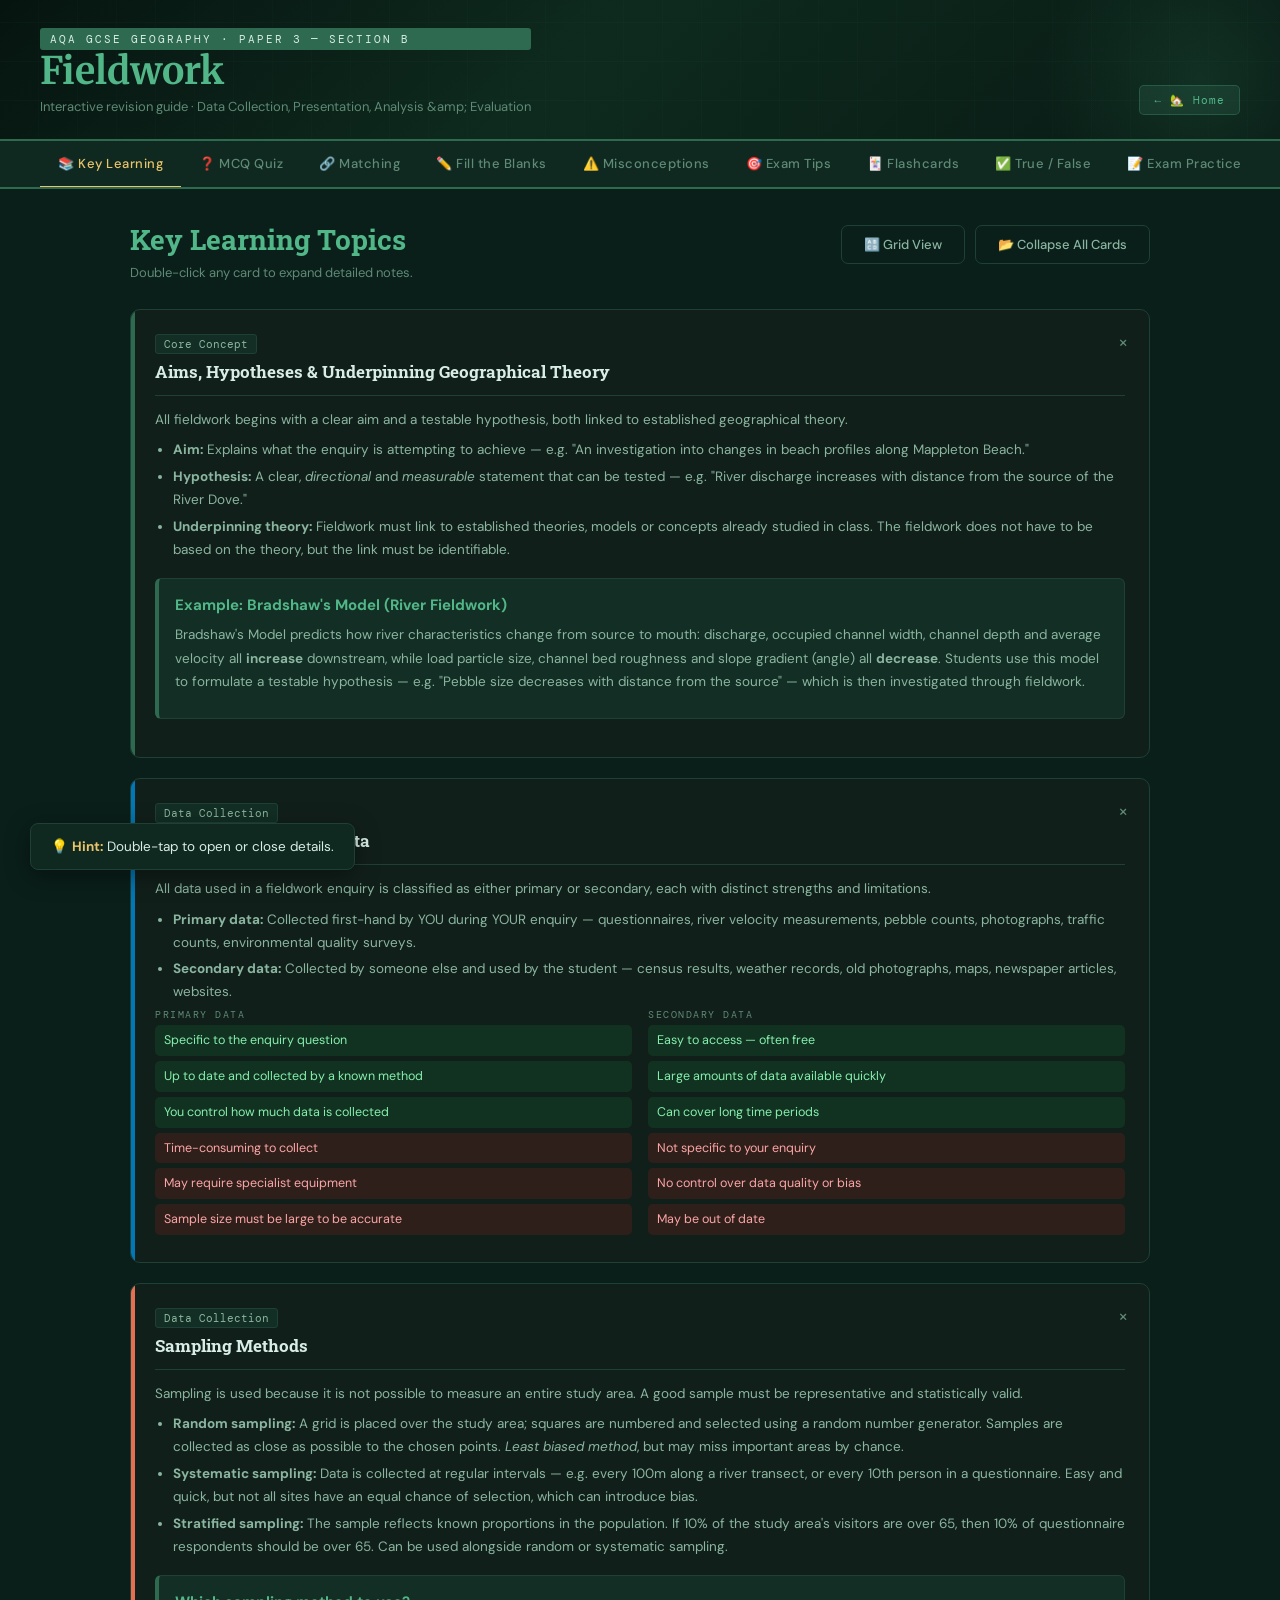
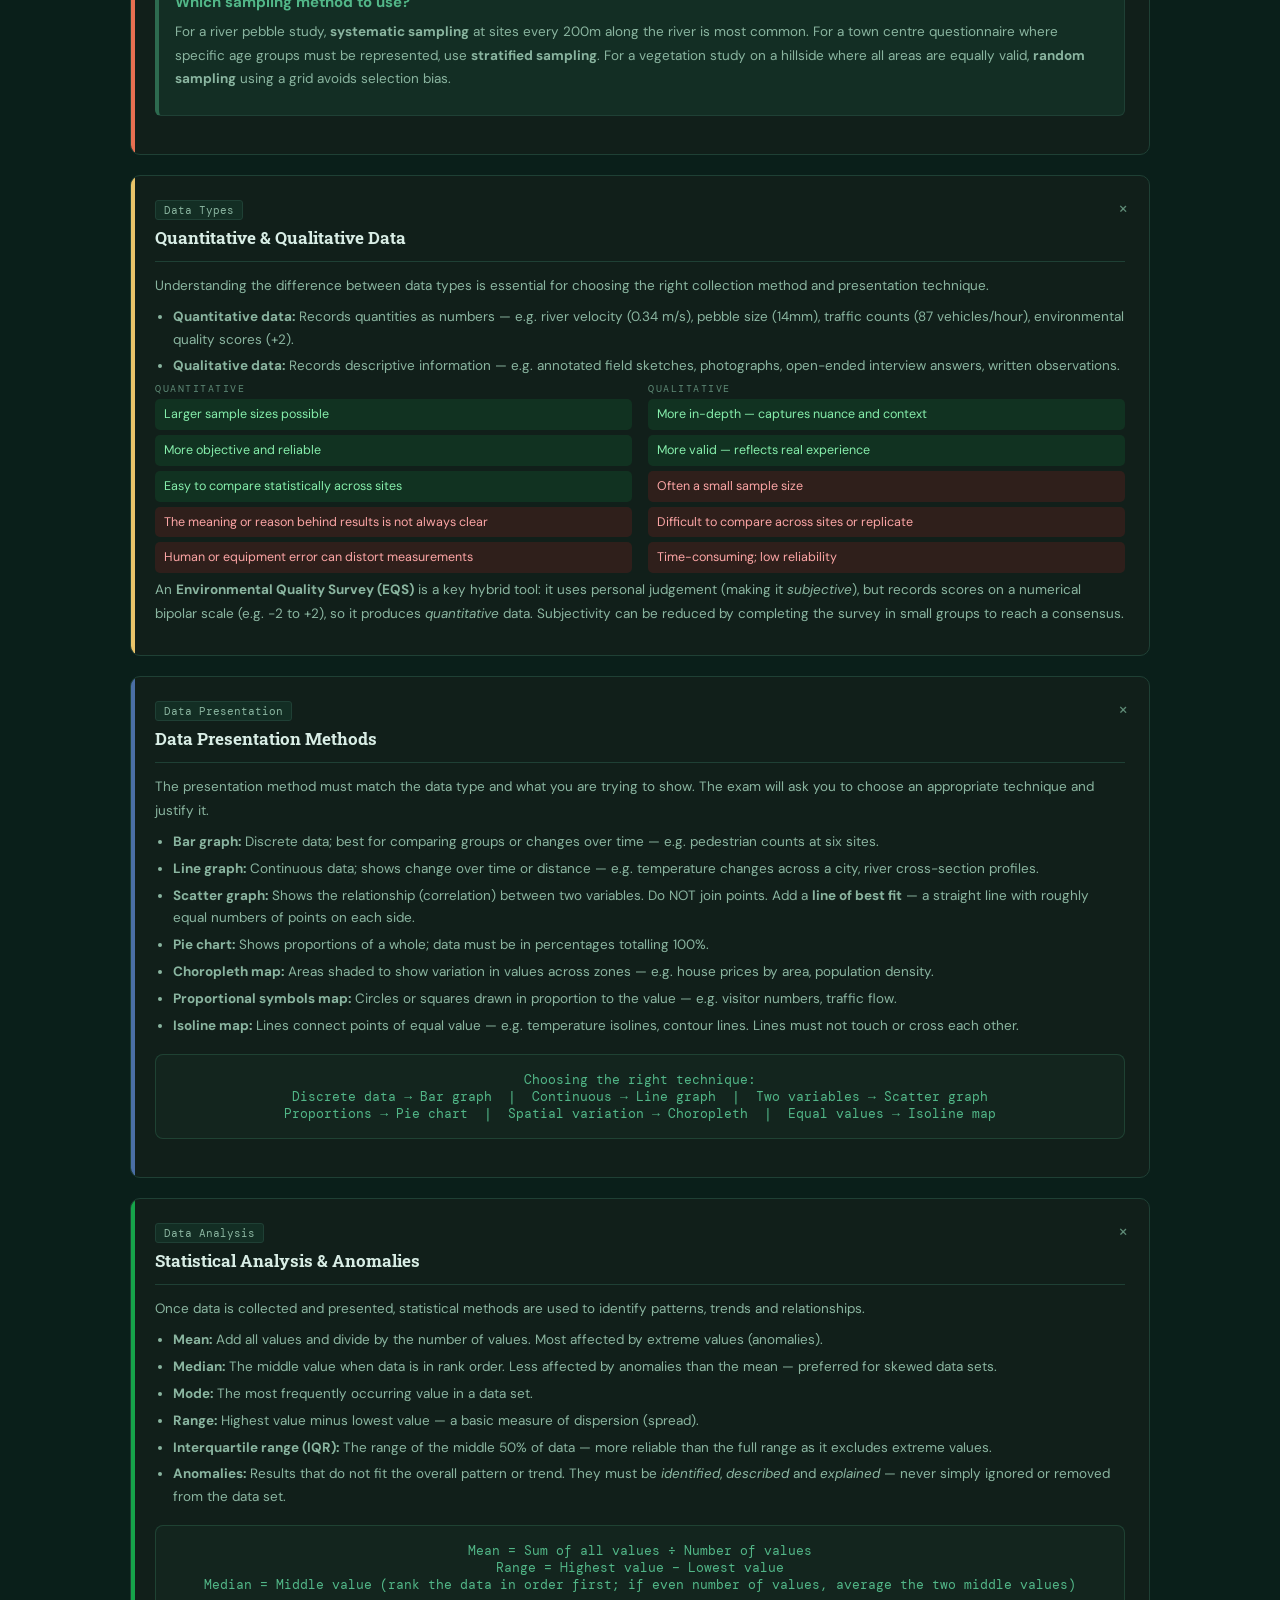
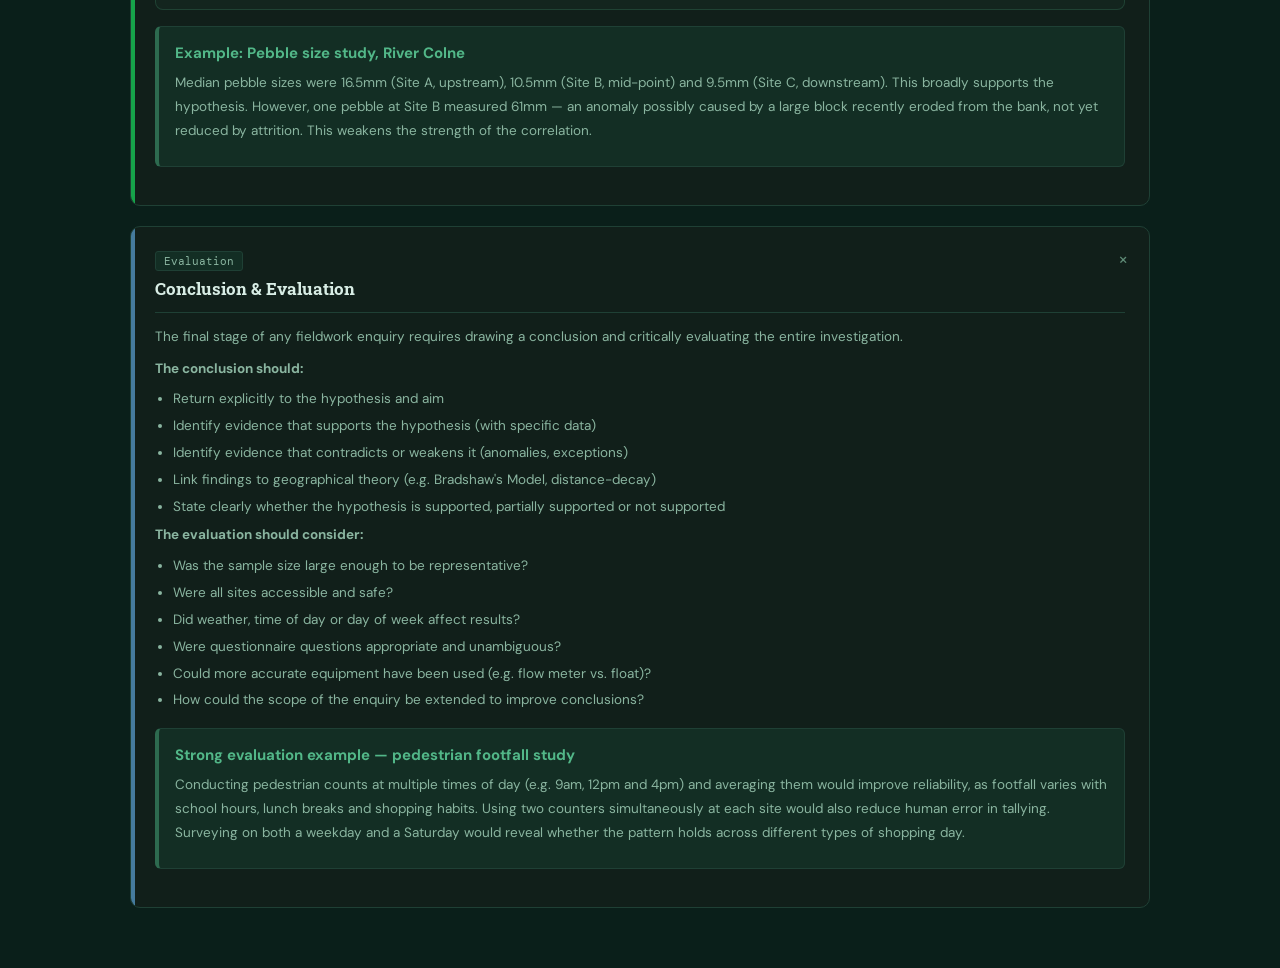
<file: 8-1-fieldwork.html>
<!doctype html>
<html lang="en">
<head>
<meta charset="UTF-8">
<meta name="viewport" content="width=device-width, initial-scale=1.0">
<title>Template</title>
<link rel="preconnect" href="https://fonts.googleapis.com">
<link href="https://fonts.googleapis.com/css2?family=Playfair+Display:wght@700;900&family=DM+Sans:wght@300;400;500;600&family=DM+Mono:wght@400;500&display=swap" rel="stylesheet">

<link rel="stylesheet" href="style.css">
</head>
<body>

<header>
  <div>
    <div class="badge">OCR GCSE Art &amp; Design — Printmaking</div>
    <h1>Printmaking Techniques</h1>
    <p>Interactive revision guide · Silkscreen, Block, Monoprinting &amp; Etching</p>
  </div>
  <a href="index.html" class="home-link">← 🏡 Home</a>
</header>

<nav class="tab-bar" id="tabBar">
  <button class="tab-btn active" onclick="switchTab('learn',this)">📚 Key Learning</button>
  <button class="tab-btn" onclick="switchTab('mcq',this)">❓ MCQ Quiz</button>
  <button class="tab-btn" onclick="switchTab('matching',this)">🔗 Matching</button>
  <button class="tab-btn" onclick="switchTab('fib',this)">✏️ Fill the Blanks</button>
  <button class="tab-btn" onclick="switchTab('misconceptions',this)">⚠️ Misconceptions</button>
  <button class="tab-btn" onclick="switchTab('examtips',this)">🎯 Exam Tips</button>
  <button class="tab-btn" onclick="switchTab('flashcards',this)">🃏 Flashcards</button>
  <button class="tab-btn" onclick="switchTab('truefalse',this)">✅ True / False</button>
  <button class="tab-btn" onclick="switchTab('exampractice',this)">📝 Exam Practice</button>
</nav>

<main>
  <!-- KEY LEARNING -->
  <div class="tab-panel active" id="tab-learn">
    <h2 class="section-title">Key Learning Topics</h2>
    <p class="section-sub">Double-click any card to expand detailed notes.</p>
    <div class="topic-grid" id="topicGrid"></div>
  </div>
  <!-- MCQ -->
  <div class="tab-panel" id="tab-mcq">
    <h2 class="section-title">Multiple Choice Questions</h2>
    <p class="section-sub">Select an answer to reveal instant feedback.</p>
    <div class="score-bar">
      <div><div class="score-num" id="mcqScore">0</div><div style="font-size:12px;color:var(--mid)">correct answers</div></div>
      <div style="font-size:13px;color:var(--mid)">out of <strong id="mcqTotal">0</strong> attempted</div>
      <button class="reset-btn" onclick="resetMCQ()">RESET</button>
    </div>
    <div class="quiz-wrap" id="mcqWrap"></div>
  </div>
  <!-- MATCHING -->
  <div class="tab-panel" id="tab-matching">
    <h2 class="section-title">Matching Activity</h2>
    <p class="section-sub">Click a term on the left, then click the matching definition on the right.</p>
    <div style="margin-bottom:16px">
      <div class="score-bar">
        <div><div class="score-num" id="matchScore">0</div><div style="font-size:12px;color:var(--mid)">matched</div></div>
        <div style="font-size:13px;color:var(--mid)">out of <strong id="matchTotal">0</strong></div>
        <button class="reset-btn" onclick="resetMatch()">RESET</button>
      </div>
    </div>
    <div class="match-grid">
      <div><div class="match-label">TERMS</div><div class="match-col" id="matchLeft"></div></div>
      <div><div class="match-label">DEFINITIONS</div><div class="match-col" id="matchRight"></div></div>
    </div>
  </div>
  <!-- FIB -->
  <div class="tab-panel" id="tab-fib">
    <h2 class="section-title">Fill in the Blanks</h2>
    <p class="section-sub">Click each dropdown and choose the correct word. Wrong answers reset — try again!</p>
    <div class="score-bar">
      <div><div class="score-num" id="fibScore">0</div><div style="font-size:12px;color:var(--mid)">correct</div></div>
      <div style="font-size:13px;color:var(--mid)">of <strong id="fibTotal">0</strong> blanks</div>
      <button class="reset-btn" onclick="resetFIB()">RESET</button>
    </div>
    <div class="fib-wrap" id="fibWrap"></div>
  </div>
  <!-- MISCONCEPTIONS -->
  <div class="tab-panel" id="tab-misconceptions">
    <h2 class="section-title">Common Misconceptions</h2>
    <p class="section-sub">What students often think — and what examiners actually want.</p>
    <div class="misc-list" id="miscList"></div>
  </div>
  <!-- EXAM TIPS -->
  <div class="tab-panel" id="tab-examtips">
    <h2 class="section-title">Exam Questions &amp; Tips</h2>
    <p class="section-sub">Most repeated question types and mark-scheme structures from real OCR papers.</p>
    <div class="tips-grid" id="tipsGrid"></div>
  </div>
  <!-- FLASHCARDS -->
  <div class="tab-panel" id="tab-flashcards">
    <h2 class="section-title">Flashcards</h2>
    <p class="section-sub">Test yourself! Flip the card and rate your knowledge. Review your weak areas at the end.</p>
    <div class="fc-container">
      <div class="score-bar" id="fcScoreBar" style="display:none;margin-bottom:20px">
        <div><div class="score-num" id="fcKnown" style="color:#2d7a4f">0</div><div style="font-size:12px;color:var(--mid)">known</div></div>
        <div><div class="score-num" id="fcUnknown" style="color:#c84b31">0</div><div style="font-size:12px;color:var(--mid)">learning</div></div>
        <div style="font-size:13px;color:var(--mid)">out of <strong id="fcTotalTrack">0</strong></div>
        <button class="reset-btn" onclick="resetFlashcards()">RESET</button>
      </div>
      <div id="fcActiveArea">
        <div class="fc-progress" id="fcProgress">Card 1 of 0</div>
        <div class="flashcard" id="flashcard" onclick="flipCard()">
          <div class="fc-inner">
            <div class="fc-front"><div class="fc-label">KEY TERM</div><div class="fc-term" id="fcTerm"></div></div>
            <div class="fc-back"><div class="fc-def" id="fcDef"></div></div>
          </div>
        </div>
        <p class="fc-hint">👆 Click card to flip</p>
        <div class="fc-nav" id="fcNavDefault">
          <button class="fc-btn outline" onclick="prevCard()">← Prev</button>
          <button class="fc-btn outline" onclick="flipCard()">Flip</button>
          <button class="fc-btn" onclick="nextCard()">Next →</button>
        </div>
        <div class="fc-nav" id="fcNavAssess" style="display:none;gap:15px">
          <button class="fc-btn outline" style="border-color:#c84b31;color:#c84b31;flex:1" onclick="markCard(false)">❌ Still Learning</button>
          <button class="fc-btn" style="background:#2d7a4f;border-color:#2d7a4f;flex:1" onclick="markCard(true)">✅ Got It</button>
        </div>
      </div>
      <div id="fcSummaryArea" style="display:none;text-align:center;padding:40px 20px">
        <h3>Session Complete! 🎉</h3>
        <p style="margin:15px 0">You knew <strong id="fcSummaryKnown">0</strong> out of <strong id="fcSummaryTotal">0</strong> cards.</p>
        <div style="margin-top:25px;display:flex;gap:15px;justify-content:center;flex-wrap:wrap">
          <button class="fc-btn" id="btnReviewWrong" onclick="reviewWrong()" style="background:#c84b31;border-color:#c84b31">Review Incorrect</button>
          <button class="fc-btn outline" onclick="resetFlashcards()">Practice All Again</button>
        </div>
      </div>
    </div>
  </div>
  <!-- TRUE / FALSE -->
  <div class="tab-panel" id="tab-truefalse">
    <h2 class="section-title">True or False?</h2>
    <p class="section-sub">Test your knowledge with these statements.</p>
    <div class="score-bar">
      <div><div class="score-num" id="tfScore">0</div><div style="font-size:12px;color:var(--mid)">correct</div></div>
      <div style="font-size:13px;color:var(--mid)">of <strong id="tfTotal">0</strong> answered</div>
      <button class="reset-btn" onclick="resetTF()">RESET</button>
    </div>
    <div class="tf-wrap" id="tfWrap"></div>
  </div>
  <!-- EXAM PRACTICE -->
  <div class="tab-panel" id="tab-exampractice">
    <h2 class="section-title">Exam Practice Questions</h2>
    <p class="section-sub">Full exam questions with case studies. Use <strong>Hint</strong>, <strong>Sentence Starter</strong> and <strong>Submit &amp; See Mark Scheme</strong> for each question.</p>
    <div class="ep-list" id="epList"></div>
  </div>
</main>

<!-- ══════════════════════════════════════
     DATA ARRAYS
     ══════════════════════════════════════ -->
<script>

  /* ══════════════════════════════════════════════
     PAGE METADATA — update this for each topic
  ══════════════════════════════════════════════ */

  const pageMeta = {
    badge: "AQA GCSE Geography · Paper 3 — Section B",
    title: "Fieldwork",
    subtitle: "Interactive revision guide · Data Collection, Presentation, Analysis &amp; Evaluation"
  };

  /* ── Apply metadata on load ── */
  document.addEventListener('DOMContentLoaded', () => {
    const badgeEl = document.querySelector('.badge');
    const h1El = document.querySelector('header h1');
    const subEl = document.querySelector('header p');
    const titleEl = document.querySelector('title');

    if (badgeEl) badgeEl.innerHTML = pageMeta.badge;
    if (h1El) h1El.textContent = pageMeta.title;
    if (subEl) subEl.textContent = pageMeta.subtitle;
    if (titleEl) titleEl.textContent = pageMeta.title.replace(/&amp;/g, '&');
  });

  /* ══════════════════════════════════════════════
     ARRAY 1: topics  (7 entries)
  ══════════════════════════════════════════════ */

  const topics = [
    {
      title: "Aims, Hypotheses & Underpinning Geographical Theory",
      tag: "Core Concept",
      content: `<p>All fieldwork begins with a clear aim and a testable hypothesis, both linked to established geographical theory.</p>
<ul>
  <li><strong>Aim:</strong> Explains what the enquiry is attempting to achieve — e.g. "An investigation into changes in beach profiles along Mappleton Beach."</li>
  <li><strong>Hypothesis:</strong> A clear, <em>directional</em> and <em>measurable</em> statement that can be tested — e.g. "River discharge increases with distance from the source of the River Dove."</li>
  <li><strong>Underpinning theory:</strong> Fieldwork must link to established theories, models or concepts already studied in class. The fieldwork does not have to be based on the theory, but the link must be identifiable.</li>
</ul>
<div class="case-study-box">
  <h4>Example: Bradshaw's Model (River Fieldwork)</h4>
  <p>Bradshaw's Model predicts how river characteristics change from source to mouth: discharge, occupied channel width, channel depth and average velocity all <strong>increase</strong> downstream, while load particle size, channel bed roughness and slope gradient (angle) all <strong>decrease</strong>. Students use this model to formulate a testable hypothesis — e.g. "Pebble size decreases with distance from the source" — which is then investigated through fieldwork.</p>
</div>`
    },
    {
      title: "Primary & Secondary Data",
      tag: "Data Collection",
      content: `<p>All data used in a fieldwork enquiry is classified as either primary or secondary, each with distinct strengths and limitations.</p>
<ul>
  <li><strong>Primary data:</strong> Collected first-hand by YOU during YOUR enquiry — questionnaires, river velocity measurements, pebble counts, photographs, traffic counts, environmental quality surveys.</li>
  <li><strong>Secondary data:</strong> Collected by someone else and used by the student — census results, weather records, old photographs, maps, newspaper articles, websites.</li>
</ul>
<div class="two-col">
  <div>
    <div class="col-head">Primary Data</div>
    <div class="pro-item">Specific to the enquiry question</div>
    <div class="pro-item">Up to date and collected by a known method</div>
    <div class="pro-item">You control how much data is collected</div>
    <div class="con-item">Time-consuming to collect</div>
    <div class="con-item">May require specialist equipment</div>
    <div class="con-item">Sample size must be large to be accurate</div>
  </div>
  <div>
    <div class="col-head">Secondary Data</div>
    <div class="pro-item">Easy to access — often free</div>
    <div class="pro-item">Large amounts of data available quickly</div>
    <div class="pro-item">Can cover long time periods</div>
    <div class="con-item">Not specific to your enquiry</div>
    <div class="con-item">No control over data quality or bias</div>
    <div class="con-item">May be out of date</div>
  </div>
</div>`
    },
    {
      title: "Sampling Methods",
      tag: "Data Collection",
      content: `<p>Sampling is used because it is not possible to measure an entire study area. A good sample must be representative and statistically valid.</p>
<ul>
  <li><strong>Random sampling:</strong> A grid is placed over the study area; squares are numbered and selected using a random number generator. Samples are collected as close as possible to the chosen points. <em>Least biased method</em>, but may miss important areas by chance.</li>
  <li><strong>Systematic sampling:</strong> Data is collected at regular intervals — e.g. every 100m along a river transect, or every 10th person in a questionnaire. Easy and quick, but not all sites have an equal chance of selection, which can introduce bias.</li>
  <li><strong>Stratified sampling:</strong> The sample reflects known proportions in the population. If 10% of the study area's visitors are over 65, then 10% of questionnaire respondents should be over 65. Can be used alongside random or systematic sampling.</li>
</ul>
<div class="case-study-box">
  <h4>Which sampling method to use?</h4>
  <p>For a river pebble study, <strong>systematic sampling</strong> at sites every 200m along the river is most common. For a town centre questionnaire where specific age groups must be represented, use <strong>stratified sampling</strong>. For a vegetation study on a hillside where all areas are equally valid, <strong>random sampling</strong> using a grid avoids selection bias.</p>
</div>`
    },
    {
      title: "Quantitative & Qualitative Data",
      tag: "Data Types",
      content: `<p>Understanding the difference between data types is essential for choosing the right collection method and presentation technique.</p>
<ul>
  <li><strong>Quantitative data:</strong> Records quantities as numbers — e.g. river velocity (0.34 m/s), pebble size (14mm), traffic counts (87 vehicles/hour), environmental quality scores (+2).</li>
  <li><strong>Qualitative data:</strong> Records descriptive information — e.g. annotated field sketches, photographs, open-ended interview answers, written observations.</li>
</ul>
<div class="two-col">
  <div>
    <div class="col-head">Quantitative</div>
    <div class="pro-item">Larger sample sizes possible</div>
    <div class="pro-item">More objective and reliable</div>
    <div class="pro-item">Easy to compare statistically across sites</div>
    <div class="con-item">The meaning or reason behind results is not always clear</div>
    <div class="con-item">Human or equipment error can distort measurements</div>
  </div>
  <div>
    <div class="col-head">Qualitative</div>
    <div class="pro-item">More in-depth — captures nuance and context</div>
    <div class="pro-item">More valid — reflects real experience</div>
    <div class="con-item">Often a small sample size</div>
    <div class="con-item">Difficult to compare across sites or replicate</div>
    <div class="con-item">Time-consuming; low reliability</div>
  </div>
</div>
<p>An <strong>Environmental Quality Survey (EQS)</strong> is a key hybrid tool: it uses personal judgement (making it <em>subjective</em>), but records scores on a numerical bipolar scale (e.g. -2 to +2), so it produces <em>quantitative</em> data. Subjectivity can be reduced by completing the survey in small groups to reach a consensus.</p>`
    },
    {
      title: "Data Presentation Methods",
      tag: "Data Presentation",
      content: `<p>The presentation method must match the data type and what you are trying to show. The exam will ask you to choose an appropriate technique and justify it.</p>
<ul>
  <li><strong>Bar graph:</strong> Discrete data; best for comparing groups or changes over time — e.g. pedestrian counts at six sites.</li>
  <li><strong>Line graph:</strong> Continuous data; shows change over time or distance — e.g. temperature changes across a city, river cross-section profiles.</li>
  <li><strong>Scatter graph:</strong> Shows the relationship (correlation) between two variables. Do NOT join points. Add a <strong>line of best fit</strong> — a straight line with roughly equal numbers of points on each side.</li>
  <li><strong>Pie chart:</strong> Shows proportions of a whole; data must be in percentages totalling 100%.</li>
  <li><strong>Choropleth map:</strong> Areas shaded to show variation in values across zones — e.g. house prices by area, population density.</li>
  <li><strong>Proportional symbols map:</strong> Circles or squares drawn in proportion to the value — e.g. visitor numbers, traffic flow.</li>
  <li><strong>Isoline map:</strong> Lines connect points of equal value — e.g. temperature isolines, contour lines. Lines must not touch or cross each other.</li>
</ul>
<div class="formula-box">
  Choosing the right technique:<br>
  Discrete data → Bar graph &nbsp;|&nbsp; Continuous → Line graph &nbsp;|&nbsp; Two variables → Scatter graph<br>
  Proportions → Pie chart &nbsp;|&nbsp; Spatial variation → Choropleth &nbsp;|&nbsp; Equal values → Isoline map
</div>`
    },
    {
      title: "Statistical Analysis & Anomalies",
      tag: "Data Analysis",
      content: `<p>Once data is collected and presented, statistical methods are used to identify patterns, trends and relationships.</p>
<ul>
  <li><strong>Mean:</strong> Add all values and divide by the number of values. Most affected by extreme values (anomalies).</li>
  <li><strong>Median:</strong> The middle value when data is in rank order. Less affected by anomalies than the mean — preferred for skewed data sets.</li>
  <li><strong>Mode:</strong> The most frequently occurring value in a data set.</li>
  <li><strong>Range:</strong> Highest value minus lowest value — a basic measure of dispersion (spread).</li>
  <li><strong>Interquartile range (IQR):</strong> The range of the middle 50% of data — more reliable than the full range as it excludes extreme values.</li>
  <li><strong>Anomalies:</strong> Results that do not fit the overall pattern or trend. They must be <em>identified</em>, <em>described</em> and <em>explained</em> — never simply ignored or removed from the data set.</li>
</ul>
<div class="formula-box">
  Mean = Sum of all values ÷ Number of values<br>
  Range = Highest value − Lowest value<br>
  Median = Middle value (rank the data in order first; if even number of values, average the two middle values)
</div>
<div class="case-study-box">
  <h4>Example: Pebble size study, River Colne</h4>
  <p>Median pebble sizes were 16.5mm (Site A, upstream), 10.5mm (Site B, mid-point) and 9.5mm (Site C, downstream). This broadly supports the hypothesis. However, one pebble at Site B measured 61mm — an anomaly possibly caused by a large block recently eroded from the bank, not yet reduced by attrition. This weakens the strength of the correlation.</p>
</div>`
    },
    {
      title: "Conclusion & Evaluation",
      tag: "Evaluation",
      content: `<p>The final stage of any fieldwork enquiry requires drawing a conclusion and critically evaluating the entire investigation.</p>
<p><strong>The conclusion should:</strong></p>
<ul>
  <li>Return explicitly to the hypothesis and aim</li>
  <li>Identify evidence that supports the hypothesis (with specific data)</li>
  <li>Identify evidence that contradicts or weakens it (anomalies, exceptions)</li>
  <li>Link findings to geographical theory (e.g. Bradshaw's Model, distance-decay)</li>
  <li>State clearly whether the hypothesis is supported, partially supported or not supported</li>
</ul>
<p><strong>The evaluation should consider:</strong></p>
<ul>
  <li>Was the sample size large enough to be representative?</li>
  <li>Were all sites accessible and safe?</li>
  <li>Did weather, time of day or day of week affect results?</li>
  <li>Were questionnaire questions appropriate and unambiguous?</li>
  <li>Could more accurate equipment have been used (e.g. flow meter vs. float)?</li>
  <li>How could the scope of the enquiry be extended to improve conclusions?</li>
</ul>
<div class="case-study-box">
  <h4>Strong evaluation example — pedestrian footfall study</h4>
  <p>Conducting pedestrian counts at multiple times of day (e.g. 9am, 12pm and 4pm) and averaging them would improve reliability, as footfall varies with school hours, lunch breaks and shopping habits. Using two counters simultaneously at each site would also reduce human error in tallying. Surveying on both a weekday and a Saturday would reveal whether the pattern holds across different types of shopping day.</p>
</div>`
    }
  ];

  /* ══════════════════════════════════════════════
     ARRAY 2: mcqData  (12 entries)
  ══════════════════════════════════════════════ */

  const mcqData = [
    {
      q: "Which of the following is an example of primary data in a geographical fieldwork enquiry?",
      opts: [
        "Census population statistics from the Office for National Statistics",
        "River velocity measured by students using a float method",
        "Historical flood records from the Environment Agency",
        "Old newspaper articles about coastal erosion"
      ],
      ans: 1,
      explain: "Correct: B. Primary data is collected first-hand by the student during the enquiry. A, C and D are all secondary data — collected by someone else and used by the student. The key distinction is who collected it and when."
    },
    {
      q: "A student surveys every 10th person who walks past a fixed point on a high street. Which sampling method is this?",
      opts: [
        "Random sampling",
        "Stratified sampling",
        "Systematic sampling",
        "Opportunistic sampling"
      ],
      ans: 2,
      explain: "Correct: C. Systematic sampling selects data at regular intervals — here, every 10th person. Random sampling uses a random number generator. Stratified sampling reflects known proportions within a population. Opportunistic sampling is not a formal AQA sampling strategy."
    },
    {
      q: "Which graph type is most appropriate to show the relationship between river width and river depth at different sites?",
      opts: [
        "Bar graph",
        "Pie chart",
        "Scatter graph",
        "Choropleth map"
      ],
      ans: 2,
      explain: "Correct: C. A scatter graph plots two variables against each other and uses a line of best fit to show any correlation. Bar graphs compare discrete groups; pie charts show proportions; choropleth maps show spatial variation — none of these shows a relationship between two continuous variables."
    },
    {
      q: "A set of pebble sizes in mm is: 4, 6, 8, 9, 11, 12, 14, 19, 20. What is the median value?",
      opts: [
        "10.3mm",
        "9mm",
        "9.5mm",
        "11mm"
      ],
      ans: 3,
      explain: "Correct: D. The median is the middle value of a ranked data set. With 9 values, the 5th is the median: 4, 6, 8, 9, [11], 12, 14, 19, 20 — giving 11mm. A (10.3) is approximately the mean. B (9) is the 4th value. C (9.5) would be the mean of the 4th and 5th values, used only when there is an even number of values."
    },
    {
      q: "Which of the following is a limitation of an Environmental Quality Survey (EQS)?",
      opts: [
        "It produces qualitative data that cannot be compared statistically",
        "It is too time-consuming to use at more than one site",
        "It is subjective, as scores depend on the opinion of the individual completing it",
        "It can only be used in urban environments"
      ],
      ans: 2,
      explain: "Correct: C. The EQS is subjective because assessments rely on personal opinion, meaning different students may score the same site differently. In fact, it produces quantitative (numerical) data, can be completed quickly, and is used in both urban and rural environments."
    },
    {
      q: "Which map type uses shading to show variation in a value across different areas, such as average house prices by neighbourhood?",
      opts: [
        "Flow line map",
        "Dot map",
        "Choropleth map",
        "Desire line map"
      ],
      ans: 2,
      explain: "Correct: C. A choropleth map uses shading from a pre-arranged key to show how a value varies across different zones. Flow line and desire line maps show movement of people or goods. A dot map uses dots to show distribution, with each dot representing a set quantity."
    },
    {
      q: "A student's river pebble data shows a general decrease in size downstream, but one pebble at Site 3 is far larger than the rest. What should the student do?",
      opts: [
        "Remove it from the data set so it does not skew the mean",
        "Re-measure the pebble, as it was probably recorded incorrectly",
        "Identify it as an anomaly, describe it and offer a geographical explanation",
        "Reject the hypothesis, as the data does not support it"
      ],
      ans: 2,
      explain: "Correct: C. Anomalies should never simply be removed or used to reject the hypothesis. They must be identified, described and explained — for example, 'This pebble may have been recently deposited by a tributary and not yet reduced by attrition.' Removing anomalies without reason is poor scientific practice and will lose marks."
    },
    {
      q: "What is the purpose of conducting a pilot study before the main data collection?",
      opts: [
        "To write up the final report before going into the field",
        "To test and refine data collection methods and identify any problems",
        "To collect all the data needed for the conclusion",
        "To choose the best hypothesis from several alternatives"
      ],
      ans: 1,
      explain: "Correct: B. A pilot study is a trial run carried out before the main data collection. It identifies problems with equipment, questionnaire wording, timing and site selection, allowing improvements before the full enquiry begins. This increases the reliability and validity of the final data."
    },
    {
      q: "Which of the following would best improve the reliability of a pedestrian footfall survey?",
      opts: [
        "Conducting the count on a single weekday morning only",
        "Conducting counts at multiple times of day and calculating a mean",
        "Moving all survey sites closer to the town centre",
        "Recording data from memory at the end of the day"
      ],
      ans: 1,
      explain: "Correct: B. Conducting counts at multiple times of day (e.g. 9am, 12pm and 4pm) and calculating a mean improves reliability because footfall varies throughout the day due to school hours, lunch breaks and shopping habits. The other options would reduce the reliability or representativeness of the data."
    },
    {
      q: "What does the 'range' of a data set measure?",
      opts: [
        "The most frequently occurring value",
        "The middle value when data is in rank order",
        "The distance between the highest and lowest values",
        "The average of all values in the data set"
      ],
      ans: 2,
      explain: "Correct: C. The range is a measure of dispersion — it shows the spread of data from the highest to the lowest value. The mode is the most frequent value; the median is the middle value; and the mean is the average. The range is easy to calculate but is sensitive to anomalies."
    },
    {
      q: "A student conducting a river velocity study uses a float method. What is the key limitation of this technique compared to using a flow meter?",
      opts: [
        "The float method takes too long to repeat at multiple sites",
        "The float only measures surface velocity, not the mean velocity of the whole water column",
        "Floats cannot be used in rivers shallower than 1 metre",
        "The float method gives readings in the wrong units"
      ],
      ans: 1,
      explain: "Correct: B. The float (cork) travels on the water surface and only measures surface velocity. Mean velocity across the whole water column is lower due to friction with the riverbed. A flow meter placed at depth gives a more accurate reading of true mean velocity, improving the validity of comparisons between sites."
    },
    {
      q: "What type of correlation does a scatter graph show when the line of best fit slopes downward from left to right?",
      opts: [
        "Positive correlation",
        "No correlation",
        "Negative correlation",
        "Perfect correlation"
      ],
      ans: 2,
      explain: "Correct: C. A negative correlation means that as one variable increases, the other decreases — shown by a line of best fit sloping downward from left to right. A positive correlation slopes upward (both variables increase together). No correlation means the points are scattered with no clear pattern. Perfect correlation would show all points exactly on the line."
    }
  ];

  /* ══════════════════════════════════════════════
     ARRAY 3: matchData  (15 pairs)
  ══════════════════════════════════════════════ */

  const matchData = [
    { term: "Hypothesis", def: "A clear, directional and measurable statement that can be tested through fieldwork data collection." },
    { term: "Primary data", def: "Data collected first-hand by the student during their own enquiry, e.g. river velocity measurements or questionnaires." },
    { term: "Secondary data", def: "Data collected by someone else and used by the student, e.g. census statistics, weather records or old maps." },
    { term: "Random sampling", def: "A method where every location or individual has an equal chance of selection, using a random number generator and a grid." },
    { term: "Systematic sampling", def: "A method where data is collected at regular, fixed intervals, such as every 100m along a river or every 10th pedestrian." },
    { term: "Stratified sampling", def: "A method where the sample reflects the known proportional make-up of the population being studied." },
    { term: "Quantitative data", def: "Numerical data that can be measured and analysed statistically, such as pebble size in mm or pedestrian counts." },
    { term: "Environmental Quality Survey", def: "A technique using a bipolar numerical scale to score environmental conditions at a site; produces quantitative but subjective data." },
    { term: "Choropleth map", def: "A map where different areas are shaded to show variation in a value, such as population density or average income." },
    { term: "Scatter graph", def: "A graph plotting two variables to show their relationship; points are never joined, and a line of best fit is drawn." },
    { term: "Anomaly", def: "A result that does not fit the general pattern or trend; must be identified, described and given a geographical explanation." },
    { term: "Median", def: "The middle value of a data set arranged in rank order; less affected by extreme values than the mean." },
    { term: "Range", def: "The difference between the highest and lowest values in a data set; a simple measure of dispersion." },
    { term: "Pilot study", def: "A trial run of data collection methods before the main enquiry, used to identify problems and improve the approach." },
    { term: "Bradshaw's Model", def: "A geographical model showing that discharge, width, depth and velocity all increase from a river's source to its mouth." }
  ];

  /* ══════════════════════════════════════════════
     ARRAY 4: fibData  (11 entries)
     ARRAY 5: fibWords
  ══════════════════════════════════════════════ */

  const fibData = [
    {
      display: "The _____ explains what the enquiry is trying to achieve, while the _____ is a specific, directional statement that can be tested.",
      blanks: { B1: "aim", B2: "hypothesis" }
    },
    {
      display: "Data collected first-hand by a student is called _____ data, while data gathered by someone else is called _____ data.",
      blanks: { B1: "primary", B2: "secondary" }
    },
    {
      display: "In _____ sampling, every site has an equal chance of selection. In _____ sampling, data is collected at fixed regular intervals.",
      blanks: { B1: "random", B2: "systematic" }
    },
    {
      display: "An EQS produces _____ data because results are recorded as numbers on a scale, but it is _____ because it relies on personal judgement.",
      blanks: { B1: "quantitative", B2: "subjective" }
    },
    {
      display: "A _____ graph is used to show the relationship between two variables. A line of _____ is drawn to show the overall trend without connecting individual points.",
      blanks: { B1: "scatter", B2: "best fit" }
    },
    {
      display: "The _____ is found by adding all values and dividing by their count, while the _____ is the middle value when data is placed in rank order.",
      blanks: { B1: "mean", B2: "median" }
    },
    {
      display: "A _____ map uses shading to show variation across areas, while a _____ symbols map draws shapes proportional to the data value they represent.",
      blanks: { B1: "choropleth", B2: "proportional" }
    },
    {
      display: "Results that do not fit the overall pattern are called _____, and should always be _____ and explained rather than removed.",
      blanks: { B1: "anomalies", B2: "identified" }
    },
    {
      display: "The fieldwork _____ should return to the hypothesis and state whether the data supports it. The _____ should identify limitations and suggest improvements.",
      blanks: { B1: "conclusion", B2: "evaluation" }
    },
    {
      display: "The _____ of a data set is the highest value minus the lowest value, and is a measure of _____.",
      blanks: { B1: "range", B2: "dispersion" }
    },
    {
      display: "Bradshaw's Model predicts that as you travel downstream, river _____ increases while load particle _____ decreases.",
      blanks: { B1: "discharge", B2: "size" }
    }
  ];

  const fibWords = [
    "aim", "hypothesis", "primary", "secondary", "random", "systematic",
    "stratified", "quantitative", "qualitative", "subjective", "objective",
    "scatter", "best fit", "mean", "median", "mode", "choropleth", "proportional",
    "anomalies", "identified", "conclusion", "evaluation", "range", "dispersion",
    "discharge", "size", "velocity", "width", "depth", "reliability", "validity",
    "gradient", "isoline", "transect", "sample"
  ];

  /* ══════════════════════════════════════════════
     ARRAY 6: tfData  (10 entries)
  ══════════════════════════════════════════════ */

  const tfData = [
    {
      statement: "A hypothesis must be a directional and measurable statement that can be tested through fieldwork data.",
      answer: true,
      explanation: "TRUE. A hypothesis is not just a topic or a question — it predicts a relationship between variables in a measurable way. For example, 'Pebble size decreases with distance downstream' is a valid hypothesis because it has a clear direction and can be tested by measuring pebble sizes at different sites."
    },
    {
      statement: "Secondary data is always more reliable than primary data because it has been collected and published by experts.",
      answer: false,
      explanation: "FALSE. Secondary data has significant limitations: it may be out of date, biased, or not specific to the enquiry. Primary data collected by the student is more relevant to the enquiry question and uses a known method. Neither type is automatically more reliable — both have strengths and limitations that must be evaluated."
    },
    {
      statement: "In systematic sampling, every site in the study area has an equal chance of being selected.",
      answer: false,
      explanation: "FALSE. It is random sampling that gives every site an equal chance of selection. In systematic sampling, sites are chosen at regular intervals (e.g. every 100m), so the starting point and interval determine which sites are selected. This makes systematic sampling more predictable but potentially biased if the pattern matches a feature in the landscape."
    },
    {
      statement: "An Environmental Quality Survey (EQS) produces qualitative data because assessments are based on personal judgement.",
      answer: false,
      explanation: "FALSE. Despite being subjective (relying on personal opinion), an EQS produces quantitative data because the judgements are recorded as numbers on a bipolar or sliding scale. This allows statistical comparison between sites. Subjectivity is a limitation, but the data type is quantitative, not qualitative."
    },
    {
      statement: "On a scatter graph, the data points should be joined by a line to show the trend between the two variables.",
      answer: false,
      explanation: "FALSE. The points on a scatter graph must never be joined. Joining them creates a line graph, which implies a continuous link between every sequential data point. Instead, a single straight line of best fit is drawn to show the overall trend, with roughly equal numbers of data points on each side of the line."
    },
    {
      statement: "The median is less affected by anomalous results than the mean.",
      answer: true,
      explanation: "TRUE. The median is the middle value of a ranked data set and is not calculated using all values, so extreme anomalies do not distort it. The mean, by contrast, includes every value in its calculation, so a single very large or small anomaly can significantly change the average, making it less representative of the typical result."
    },
    {
      statement: "A pilot study is carried out after the main data collection to check the results are accurate.",
      answer: false,
      explanation: "FALSE. A pilot study is conducted before the main data collection — it is a trial run. Its purpose is to test equipment, questionnaire questions and site selection in advance, so that any problems can be identified and corrected before the full enquiry begins. This improves the reliability and validity of the final data set."
    },
    {
      statement: "Anomalies in fieldwork data should be identified and explained, not simply removed from the data set.",
      answer: true,
      explanation: "TRUE. Anomalies must be acknowledged in the analysis and given a geographical explanation — for example, a large pebble at a downstream site may have been deposited by a tributary rather than transported from upstream. Removing anomalies without justification is poor practice and will not gain marks in an exam evaluation question."
    },
    {
      statement: "Stratified sampling ensures that every location or individual in the study area has an equal chance of being selected.",
      answer: false,
      explanation: "FALSE. This describes random sampling. Stratified sampling divides the population into sub-groups and ensures the sample reflects the proportional make-up of those groups. For example, if 40% of town centre visitors are aged 18–30, then 40% of questionnaire respondents should be from that age group. It does not give every individual an equal chance of selection."
    },
    {
      statement: "A choropleth map is an appropriate way to show the distribution of house prices across different areas of a town.",
      answer: true,
      explanation: "TRUE. A choropleth map uses different shading patterns or colour intensities to show variation in a value across different zones. Since house prices can be grouped into ranges (e.g. under £150,000; £150,000–£200,000; over £200,000) and each area can be shaded accordingly, this is an appropriate presentation technique for this type of spatial data."
    }
  ];

  /* ══════════════════════════════════════════════
     ARRAY 7: miscData  (7 entries)
  ══════════════════════════════════════════════ */

  const miscData = [
    {
      wrong: "Any data I collect in the field counts as primary data.",
      correct: "Primary data is only data collected by YOU during YOUR specific enquiry. If you copy data from a fellow student's sheet, use historical results from a previous year's fieldwork, or take figures from a published source, that becomes secondary data. The key question is: did you personally collect it as part of this enquiry?"
    },
    {
      wrong: "On a scatter graph, I should join the data points with a line to show the trend.",
      correct: "Data points on a scatter graph must NEVER be joined. Connecting them creates a line graph, implying a continuous change between specific points. Instead, draw a single straight line of best fit that has roughly equal numbers of points above and below it, showing the overall correlation (positive, negative or none)."
    },
    {
      wrong: "An EQS produces qualitative data because the scores are based on my personal opinion.",
      correct: "Although an EQS is subjective (based on opinion), it produces quantitative data because scores are recorded as numbers on a scale (e.g. -2 to +2). The subjective nature is a limitation of the method — it can be reduced by working in groups to agree on a score or by using the mode of scores from multiple students at each site."
    },
    {
      wrong: "If my results don't support my hypothesis, my fieldwork has failed.",
      correct: "A conclusion that contradicts the hypothesis is just as geographically valid and just as creditworthy as one that confirms it. The key is whether you can explain why the hypothesis was or was not supported, using your data and linking to geographical theory. Examiners reward honest, well-evidenced evaluation — not a neatly confirmed hypothesis."
    },
    {
      wrong: "Saying 'I would increase the sample size' is enough for a full-mark evaluation answer.",
      correct: "Vague improvements gain only 1 mark. You must be specific: state HOW you would change the method (e.g. 'measure 30 pebbles at each site instead of 10, selected randomly'), WHY this addresses the problem (e.g. 'to reduce the influence of anomalous pebbles on the median'), and what IMPACT it would have (e.g. 'making the median more representative of the pebble population at each site')."
    },
    {
      wrong: "Anomalies are results I can ignore because they ruin my pattern.",
      correct: "Anomalies must be identified, described and explained in your analysis and conclusion — ignoring them loses marks. A good answer names the anomaly specifically (e.g. 'Site 2 had a mean footfall of 40, lower than the trend would predict'), offers a geographical reason (e.g. 'a nearby road closure may have redirected pedestrian traffic'), and explains its impact on the reliability of the conclusion."
    },
    {
      wrong: "Writing 'the data supports my hypothesis' without quoting actual figures will gain full marks.",
      correct: "Examiners require evidence from your data to back up any statement about whether the hypothesis is supported. Always quote specific figures: 'Mean pebble size decreased from 64mm at Site 1 to 23mm at Site 5, supporting the hypothesis that size decreases downstream.' A statement without data will gain a maximum of 1 mark, regardless of how well-written it is."
    }
  ];

  /* ══════════════════════════════════════════════
     ARRAY 8: examTips  (5 entries)
  ══════════════════════════════════════════════ */

  const examTips = [
    {
      type: "Describe — 2 marks",
      title: "Develop Your Description with Specific Data",
      content: `<p>'Describe the pattern' questions reward you for identifying the overall trend AND developing it with specific data values or comparisons. One mark is for the trend; the second mark is for development (using data, showing rate of change, or noting exceptions).</p>
<p><strong>The Formula:</strong></p>
<ul>
  <li><strong>Step 1:</strong> State the overall pattern/trend clearly and directly.</li>
  <li><strong>Step 2:</strong> Develop with a specific data value, comparison, or reference to the map/graph (e.g. name a region, quote a figure, note an exception).</li>
</ul>
<p><strong>❌ Weak Answer:</strong> "Visitors mostly come from closer areas."</p>
<p><strong>✅ Strong Answer:</strong> "Most visitors come from southern regions of the UK, particularly the South East and East Midlands. Fewer visitors travel from Scotland and Northern Ireland, suggesting a distance-decay effect."</p>
<p><strong>Sentence Starter:</strong> "The pattern shows that... [trend]. This is particularly evident in... [specific data/location], while... [comparison or exception]."</p>`,
      pills: ["K"]
    },
    {
      type: "Suggest — 2 marks",
      title: "Propose + Reason = 2 Marks",
      content: `<p>'Suggest' questions always require both a proposal AND a linked justification. Each mark corresponds to one of these elements. If your suggestion is not linked to a reason, you will score a maximum of 1 mark.</p>
<p><strong>The Formula:</strong></p>
<ul>
  <li><strong>Step 1:</strong> State a specific, actionable suggestion.</li>
  <li><strong>Step 2:</strong> Explain WHY this would help — what information or improvement it provides.</li>
</ul>
<p><strong>❌ Weak Answer:</strong> "They could improve the survey by collecting more data."</p>
<p><strong>✅ Strong Answer:</strong> "The survey could be carried out on both a weekday and a Saturday [suggestion], as footfall patterns are likely to differ between shopping days, making the results more representative of typical pedestrian activity [reason]."</p>
<p><strong>Sentence Starter:</strong> "One improvement would be to... [specific change]. This would [improve reliability / provide more useful information] because..."</p>`,
      pills: ["K", "app"]
    },
    {
      type: "Justify — 3 marks",
      title: "Link Your Method Directly to Your Enquiry",
      content: `<p>'Justify' questions ask WHY a data collection method was used. You must link the method to the specific enquiry aim or hypothesis — not just describe what you did. Three marks require three distinct points: description, justification and development.</p>
<p><strong>The Formula:</strong></p>
<ul>
  <li><strong>Step 1:</strong> Name and briefly describe the method.</li>
  <li><strong>Step 2:</strong> Explain why it was appropriate for this specific enquiry (link to aim/hypothesis).</li>
  <li><strong>Step 3:</strong> Develop — e.g. how it allowed comparison between sites, OR acknowledge a limitation and how it was managed.</li>
</ul>
<p><strong>❌ Weak Answer:</strong> "We used a questionnaire because it helped us find out information."</p>
<p><strong>✅ Strong Answer:</strong> "We used a bipolar Environmental Quality Survey (EQS) at six sites along a transect, rating each site from -2 to +2 for ten indicators. This was appropriate because it produced a numerical score for each site, making it easy to compare environmental quality and test whether it changed with distance from the town centre. Completing the survey in groups of three to agree on scores reduced the subjectivity of individual judgements."</p>
<p><strong>Sentence Starter:</strong> "We used [method] at [where/how many sites] because... This was appropriate for our enquiry because it allowed us to [link to hypothesis]. A limitation was [x], which we addressed by [y]."</p>`,
      pills: ["K", "app", "an"]
    },
    {
      type: "To what extent — 4 or 9 marks",
      title: "Judge — Don't Just Describe the Data",
      content: `<p>'To what extent' is an evaluation command. It requires a clear judgement about HOW WELL or HOW STRONGLY the data supports the hypothesis — not just a description of what the data shows. You must acknowledge limitations and anomalies, and reach an overall verdict.</p>
<p><strong>The Formula:</strong></p>
<ul>
  <li><strong>Step 1:</strong> Open with your overall judgement (does the data fully, broadly, partially or not support the hypothesis?).</li>
  <li><strong>Step 2:</strong> Support the judgement with specific data that backs the hypothesis.</li>
  <li><strong>Step 3:</strong> Identify an anomaly or limitation that complicates or weakens the case.</li>
  <li><strong>Step 4:</strong> Conclude by returning to the judgement, explaining its implications for reliability. For 9-mark answers, also suggest improvements.</li>
</ul>
<p><strong>❌ Weak Answer:</strong> "My results mostly supported my hypothesis as pebbles got smaller downstream."</p>
<p><strong>✅ Strong Answer:</strong> "The data broadly supports the hypothesis. Mean pebble size decreases from 64mm at Site 1 to 23mm at Site 5, showing a consistent downstream reduction. However, one pebble at Site 2 measured 61mm — an anomaly possibly caused by recent bank erosion depositing a fresh, large pebble not yet reduced by attrition. Overall, the hypothesis is supported by the mean values, but this anomaly means the relationship is not perfectly linear, and a larger sample size would increase confidence."</p>
<p><strong>Sentence Starter:</strong> "The data [broadly/partially/strongly] supports the hypothesis because... However, [anomaly or exception] weakens this conclusion... Overall, I conclude that the hypothesis is [verdict] because..."</p>`,
      pills: ["U", "app", "an", "eval"]
    },
    {
      type: "Assess — 6 marks",
      title: "Weigh Strengths Against Weaknesses — Then Judge",
      content: `<p>6-mark 'assess' questions ask you to evaluate your fieldwork methods by weighing their strengths against their limitations and reaching a balanced, reasoned judgement. Generic answers that could apply to any enquiry will not score highly.</p>
<p><strong>The Formula:</strong></p>
<ul>
  <li><strong>Step 1:</strong> Name and briefly describe the method(s) used.</li>
  <li><strong>Step 2:</strong> Assess a strength — link it to reliability or validity of the data.</li>
  <li><strong>Step 3:</strong> Assess a limitation — explain what it meant for the accuracy or representativeness of results.</li>
  <li><strong>Step 4:</strong> Suggest a specific improvement with a clear explanation of the benefit.</li>
  <li><strong>Step 5:</strong> Reach an overall judgement — how well did the method allow you to test the hypothesis?</li>
</ul>
<p><strong>❌ Weak Answer:</strong> "The method was mostly good but there were some problems. We could have used better equipment."</p>
<p><strong>✅ Strong Answer:</strong> "We used the float method, repeating it five times at each site and calculating a mean, which reduced the effect of anomalous results caused by turbulence. However, the cork only measures surface velocity — not the mean velocity of the whole water column — so our readings may have overestimated true velocity, reducing validity. Using a flow meter at mid-depth would have given more accurate cross-section readings. Overall, the method was sufficient to identify a velocity trend across five sites, but not accurate enough for precise quantitative comparison."</p>
<p><strong>Key vocabulary to use:</strong> reliability, validity, accuracy, representative, bias, sample size, anomaly, correlation.</p>`,
      pills: ["U", "app", "an", "eval"]
    }
  ];

  /* ══════════════════════════════════════════════
     ARRAY 9: flashcards  (20 entries)
  ══════════════════════════════════════════════ */

  const flashcards = [
    { term: "Aim", def: "A broad statement explaining what the geographical enquiry is trying to achieve, e.g. 'An investigation into changes in beach profiles along Mappleton Beach.'" },
    { term: "Hypothesis", def: "A specific, directional and measurable statement that can be tested by collecting fieldwork data, e.g. 'Pebble size decreases with distance from the source.'" },
    { term: "Bradshaw's Model", def: "A model predicting changes from source to mouth in a river: discharge, width, depth and velocity increase; load particle size, bed roughness and slope gradient all decrease." },
    { term: "Primary data", def: "Data collected first-hand by YOU during YOUR enquiry. Examples: questionnaire responses, river velocity readings, pebble measurements, field photographs, traffic counts." },
    { term: "Secondary data", def: "Data collected by someone else and used by the student. Examples: census records, Environment Agency flood data, old maps, weather station records, newspaper articles." },
    { term: "Random sampling", def: "A sampling method using a numbered grid and random number generator so every site has an equal chance of selection. Least biased, but may miss important areas by chance." },
    { term: "Systematic sampling", def: "A sampling method where data is collected at fixed regular intervals, e.g. every 50m along a transect or every 10th person surveyed. Easy to carry out but not fully random." },
    { term: "Stratified sampling", def: "A sampling method where the sample reflects the proportional make-up of the population. If 20% of visitors are over 60, then 20% of questionnaire respondents must be over 60." },
    { term: "Quantitative data", def: "Data recorded as numbers, enabling statistical analysis. Examples: river velocity (m/s), pebble size (mm), EQS score, pedestrian count, temperature (°C)." },
    { term: "Qualitative data", def: "Descriptive, non-numerical data. Examples: annotated field sketches, photographs, open interview answers. More in-depth but harder to compare and analyse statistically." },
    { term: "Environmental Quality Survey (EQS)", def: "A technique using a bipolar scale (e.g. -2 to +2) or sliding scale (1–5) to score environmental conditions at a site. Produces quantitative data but is subjective." },
    { term: "Scatter graph", def: "A graph plotting two variables to test for correlation. Points must NEVER be joined — draw a single straight line of best fit with roughly equal numbers of points on each side." },
    { term: "Choropleth map", def: "A map that uses different shading intensities or patterns across areas to show variation in a value, such as population density, house prices or deprivation indices." },
    { term: "Isoline map", def: "A map with lines connecting points of equal value, e.g. temperature isolines or contour lines. Lines must never touch or cross. The 16°C isoline connects all points at exactly 16°C." },
    { term: "Anomaly", def: "A result that does not fit the general pattern or trend in a data set. Must be identified, described and given a geographical explanation — never simply ignored or removed." },
    { term: "Mean", def: "The arithmetic average: add all values and divide by the number of values. Affected by extreme results (anomalies) more than the median." },
    { term: "Median", def: "The middle value of a data set arranged in rank order. Less distorted by anomalies than the mean. If there is an even number of values, average the two middle values." },
    { term: "Range", def: "A measure of dispersion: the highest value minus the lowest value. Easy to calculate but sensitive to anomalies at either extreme." },
    { term: "Pilot study", def: "A trial run of data collection methods carried out before the main enquiry, used to identify and fix problems with equipment, questionnaire questions or site selection." },
    { term: "What should an evaluation include?", def: "Limitations of the data collection methods; specific improvements with reasons; comment on the reliability of the conclusion; suggestions for extending the scope of the enquiry." }
  ];

  /* ══════════════════════════════════════════════
     ARRAY 10: examQuestions  (6 entries)
  ══════════════════════════════════════════════ */

  const examQuestions = [
    {
      num: "Q1",
      marks: 1,
      type: "mcq",
      caseStudy: "",
      question: "Which of the following is an example of secondary data? [1 mark]",
      options: [
        "Pedestrian counts recorded by students at six sites in a town centre",
        "Pebble sizes measured by students along a beach",
        "Historical river discharge records from the Environment Agency",
        "Questionnaire responses collected from local residents"
      ],
      answer: 2,
      hint: "Secondary data is collected by someone else, not by you during your enquiry.",
      starter: "The correct answer is C because...",
      markScheme: `<div class="marks-section">
<h5>Answer: C — 1 mark</h5>
<p><strong>C is correct:</strong> Historical river discharge records from the Environment Agency were collected by an external organisation, not by the student. This makes them secondary data.</p>
<ul>
  <li><strong>Why A is wrong:</strong> Pedestrian counts recorded by students are primary data — collected first-hand during the enquiry.</li>
  <li><strong>Why B is wrong:</strong> Pebble sizes measured by the students themselves are primary data.</li>
  <li><strong>Why D is wrong:</strong> Questionnaire responses collected by students from residents are primary data — the students conducted the survey themselves.</li>
</ul>
</div>`,
      modelAnswer: ""
    },
    {
      num: "Q2",
      marks: 2,
      type: "written",
      caseStudy: `Students surveyed 100 visitors to Bournemouth, a coastal resort in Dorset. Their results showed that most visitors came from southern England — particularly the South East (20 visitors) and West Midlands (16 visitors). Fewer visitors travelled from Scotland (4), Wales (4) and Northern Ireland (2).`,
      question: "Suggest one additional question that could be added to the visitor survey. Give one reason why your suggested question might provide useful information. [2 marks]",
      hint: "Think about information NOT already covered by the survey — e.g. how long visitors stay, how much they spend, or whether they have visited before.",
      starter: "An additional question could be: '...'\nThis would provide useful information because...",
      markScheme: `<div class="marks-section">
<h5>Mark Allocation — 2 marks</h5>
<ul>
  <li><strong>1 mark:</strong> A valid additional question not already covered by the existing survey (e.g. "How many nights are you staying in Bournemouth?" / "How much do you plan to spend during your visit?" / "Is this your first visit to Bournemouth?")</li>
  <li><strong>1 mark:</strong> A reason directly linked to the question that explains the value of the information (e.g. "This would show whether visitors are day-trippers or staying overnight, which would indicate their economic impact on the resort.")</li>
</ul>
<p><strong>Do NOT award:</strong> A question that duplicates existing survey content (e.g. "Where did you travel from?"). The reason must be linked to the specific question proposed — a generic reason will not gain the second mark.</p>
<p><strong>Examiner's Comment:</strong> Most students can suggest a suitable question but lose the second mark with a vague reason such as "it gives more information." The reason must explain what decision-making or geographical insight the new data would enable.</p>
</div>`,
      modelAnswer: "An additional question could be: 'How long are you staying in Bournemouth?' This would provide useful information because it would reveal whether visitors are day-trippers or staying overnight, allowing the enquiry to assess the full economic impact of tourism on the resort and whether visitor spending patterns differ by length of stay."
    },
    {
      num: "Q3",
      marks: 2,
      type: "written",
      caseStudy: `A student investigated environmental quality at six sites along a transect through their local town centre. At each site they completed a bipolar Environmental Quality Survey, scoring ten indicators from -2 (very negative) to +2 (very positive). Site A (nearest the shopping street) scored +8; Site F (furthest away, 500m) scored -6.

One advantage noted: the survey was quick to complete and easy to calculate. One disadvantage noted: two students gave very different scores for "building maintenance" at Site C.`,
      question: "Using the information above, suggest one advantage and one disadvantage of using the EQS technique to measure environmental quality. [2 marks]",
      hint: "Use the information from the case study to support your answers — don't just list generic points.",
      starter: "Advantage: ...\nDisadvantage: ...",
      markScheme: `<div class="marks-section">
<h5>Mark Allocation — 2 marks (1 + 1)</h5>
<ul>
  <li><strong>1 mark for a valid advantage:</strong> e.g. Quick to complete and easy to compare scores across sites / Produces a numerical total that allows statistical comparison / Considers a range of environmental factors in one survey.</li>
  <li><strong>1 mark for a valid disadvantage:</strong> e.g. Subjective — different students may score the same indicator differently, as shown by the two different "building maintenance" scores at Site C / Categories may not cover all relevant aspects of environmental quality / Results can be inconsistent if not completed by the same person at all sites.</li>
</ul>
<p><strong>Do NOT award:</strong> Advantages or disadvantages that contradict each other within the same answer, or points not relevant to the EQS technique.</p>
<p><strong>Examiner's Comment:</strong> Students frequently give correct generic points but miss the instruction to use the information provided. Referring to the scenario (e.g. the different scores at Site C) demonstrates application and is more likely to be credited.</p>
</div>`,
      modelAnswer: "Advantage: The EQS is quick to complete and produces a numerical total score, making it easy to compare environmental quality between different sites along the transect.\n\nDisadvantage: It is subjective — as shown by the two different scores for 'building maintenance' at Site C, different students may assess the same feature differently, reducing the reliability of the data."
    },
    {
      num: "Q4",
      marks: 3,
      type: "written",
      caseStudy: `Students investigated whether pedestrian footfall decreases with distance from the main shopping street in their town. They counted pedestrians for five minutes at six sites at 100m intervals and recorded the results below.

Site A (0m) — Mean: 70 | Site B (100m) — Mean: 56 | Site C (200m) — Mean: 40 | Site D (300m) — Mean: 30 | Site E (400m) — Mean: 20 | Site F (500m) — Mean: 12

Land use survey (units of retail, food and services within 50m of each site):
Site A: 15 commercial units | Site B: 13 | Site C: 8 | Site D: 5 | Site E: 1 | Site F: 0`,
      question: "Suggest one conclusion that the students could draw about the relationship between land use and pedestrian footfall. Use evidence from the data to support your answer. [3 marks]",
      hint: "A conclusion explains what the data MEANS in terms of a geographical relationship — don't just describe the numbers. Quote at least two data values and explain why the pattern exists.",
      starter: "The data suggests that...\nThis is supported by evidence at Site [X], where..., compared to Site [Y], where...\nThis suggests that...",
      markScheme: `<div class="marks-section">
<h5>Mark Allocation — 3 marks</h5>
<ul>
  <li><strong>1 mark:</strong> A valid conclusion identifying a relationship — e.g. "Sites with more commercial land use tend to attract higher pedestrian footfall."</li>
  <li><strong>1 mark:</strong> Supporting evidence using specific data from both datasets — e.g. "Site A has 15 commercial units and a mean footfall of 70, while Sites E and F have only 1 and 0 commercial units respectively and footfall of just 20 and 12."</li>
  <li><strong>1 mark:</strong> Development — explaining WHY the relationship exists or what it implies — e.g. "This suggests that the concentration of retail and food outlets is a key driver of pedestrian activity, and that foot traffic declines sharply as the land use becomes less commercial."</li>
</ul>
<p><strong>Do NOT award:</strong> Description of data only, without a stated relationship or conclusion. Vague answers without specific data values gain a maximum of 1 mark.</p>
<p><strong>Examiner's Comment:</strong> Many students describe both datasets separately without drawing a conclusion that links them. Always state the relationship explicitly and use data from BOTH the footfall and land use columns to support it.</p>
</div>`,
      modelAnswer: "The data suggests a strong positive relationship between the number of commercial land uses and pedestrian footfall. Site A, closest to the shopping street, has 15 commercial units and a mean footfall of 70, while Sites E and F have just 1 and 0 commercial units respectively, with footfall dropping to 20 and 12. This suggests that the concentration of retail and food outlets near the town centre generates pedestrian activity, and that as land use becomes more residential away from the centre, foot traffic declines sharply — supporting a distance-decay pattern driven by retail provision."
    },
    {
      num: "Q5",
      marks: 4,
      type: "written",
      caseStudy: `Students tested the hypothesis 'Pebble size decreases with distance downstream along Mappleton Beach'. They measured the intermediate axis of 10 pebbles at five sites and calculated the mean.

Results:
Site 1 (0m from cliff) — Mean: 64mm | Site 2 (20m) — Mean: 54mm | Site 3 (40m) — Mean: 42mm | Site 4 (60m) — Mean: 31mm | Site 5 (80m) — Mean: 23mm

Note: At Site 2, one individual pebble measured 61mm — considerably larger than the site mean of 54mm.`,
      question: "To what extent does the data support the hypothesis that pebble size decreases with distance from the cliff base? Use data to support your answer. [4 marks]",
      hint: "'To what extent' means you MUST make a judgement — don't just describe the trend. Acknowledge the anomaly, explain it geographically, and state whether the hypothesis is fully, broadly or partially supported.",
      starter: "The data [broadly/partially/fully] supports the hypothesis because...\nHowever, the anomaly at Site [X]... suggests...\nOverall, I conclude that the hypothesis is [verdict] because...",
      markScheme: `<div class="marks-section">
<h5>Mark Allocation — 4 marks (Level of Response)</h5>
<p><strong>Level 1 (1–2 marks):</strong> The response describes the data trend without making a clear evaluative judgement about the extent of support, or makes a judgement without using specific data.</p>
<p><strong>Level 2 (3–4 marks):</strong> A clear evaluative judgement is made about the extent to which the hypothesis is supported; specific data values are used as evidence; the anomaly at Site 2 is identified and a possible geographical explanation is offered; the response reaches a reasoned overall conclusion about the reliability of the finding.</p>
<p><strong>Do NOT award Level 2 for:</strong> Responses that only describe the trend without evaluation, or that make a judgement without any data evidence.</p>
<p><strong>Examiner's Comment:</strong> The most common error is describing the data accurately but failing to make a judgement. The command 'to what extent' requires you to explicitly state how strongly the data supports the hypothesis and to acknowledge any evidence that complicates the picture.</p>
</div>`,
      modelAnswer: "The data broadly supports the hypothesis. Mean pebble size decreases consistently from 64mm at Site 1 to just 23mm at Site 5, showing a clear and fairly regular reduction of around 10mm between each consecutive site as you move away from the cliff base. This is consistent with the process of attrition wearing pebbles down as they are transported across the beach.\n\nHowever, the anomaly at Site 2 — where one pebble measured 61mm, close to the Site 1 mean — weakens the case for a strong, consistent correlation. This pebble may have been recently eroded from the cliff face and deposited at Site 2, rather than transported gradually from the cliff base. Its presence increases the mean at Site 2 and reduces the overall regularity of the pattern.\n\nOverall, the hypothesis is broadly supported by the mean values at each site, but the anomaly at Site 2 means the relationship is not perfectly linear. Measuring more pebbles at each site would reduce the influence of individual anomalies and increase confidence in the conclusion."
    },
    {
      num: "Q6",
      marks: 9,
      type: "written",
      caseStudy: "",
      question: "For one of your fieldwork enquiries, to what extent did your results and conclusions support your original hypothesis or answer your enquiry question? [9 marks]\n\nWrite the title of your enquiry below before you begin your answer.",
      hint: "Structure: (1) state your hypothesis, (2) present supporting evidence WITH specific data, (3) identify anomalies or limitations and explain why they occurred, (4) evaluate what the data does and does not tell you, (5) reach an overall verdict, (6) suggest improvements. Aim for at least 3–4 developed points with specific figures throughout.",
      starter: "Title of enquiry: [write your title here]\n\nMy hypothesis was that...\nThe results [broadly/strongly/partially] supported this because... [data]\nHowever, [anomaly/complication] suggested...\nThe variability in [site/data] may have been caused by...\nOverall, I conclude that the hypothesis was [verdict] because...\nTo have answered the enquiry more fully, I could have...",
      markScheme: `<div class="marks-section">
<h5>Mark Allocation — 9 marks (Level of Response, AO3 only)</h5>
<p>A <strong>top Level 3 answer (7–9 marks)</strong> will:</p>
<ul>
  <li>State the hypothesis or enquiry question clearly at the outset</li>
  <li>Use specific data values from fieldwork results to evaluate the extent of support</li>
  <li>Identify anomalies or inconsistencies and explain their possible geographical causes</li>
  <li>Comment on the reliability and limitations of the data collected</li>
  <li>Reach a balanced, evidenced overall judgement about the extent of support</li>
  <li>Suggest specific improvements that would strengthen the conclusions</li>
</ul>
<p><strong>Level 2 (4–6 marks):</strong> Some evaluation of results with data reference, but may lack anomaly discussion, suggested improvements, or a clear overall judgement.</p>
<p><strong>Level 1 (1–3 marks):</strong> Mostly description of what the data showed, with little or no evaluation or judgement about the extent of support.</p>
<p><strong>Do NOT award full marks for:</strong> Answers that do not reference a named enquiry, or that only describe results without evaluating them. Vague answers without specific figures are capped at Level 1.</p>
<p><strong>Examiner's Comment:</strong> Students frequently describe their results accurately but forget to evaluate. 'To what extent' requires a clear verdict at the end. Acknowledging anomalies, discussing their causes, and suggesting improvements that address specific limitations are the hallmarks of a Level 3 response.</p>
</div>`,
      modelAnswer: "Title: 'Does pedestrian footfall decrease with distance from the CBD?'\n\nMy hypothesis predicted a negative relationship between distance from the main shopping street and pedestrian footfall. My results provided strong overall support. Mean pedestrian counts decreased consistently from 70 at Site A (0m from the shopping street) to just 12 at Site F (500m away). When plotted on a scatter graph, the line of best fit showed a clear negative trend, consistent with a distance-decay effect.\n\nHowever, there were results that complicated this conclusion. At Site C, my three counts of 37, 42 and 41 gave a relatively wide range of 5. This site was located near a bus stop and a cafe, which may have temporarily inflated or deflated counts depending on bus arrival times, creating variability my method could not control for.\n\nSite E had only two counts rather than three, as a delivery van was obstructing the counting point during the third interval. This reduced the reliability of the mean at that site, though the two recorded values (18 and 22) were consistent with the overall trend.\n\nMy overall conclusion was that the hypothesis was supported by the general pattern, but I recognised the relationship was not perfectly linear — footfall was influenced not only by distance from the CBD but also by local attractors such as bus stops, cafes and vacant units at each site. To have answered the enquiry question more reliably, I could have conducted counts at three different times of day (9am, 12pm and 4pm) to produce a more representative daily mean at each site. Surveying on a Saturday as well as a weekday would have tested whether the distance-decay pattern held across different types of shopping day. Overall, my results and conclusions supported the hypothesis sufficiently to answer the enquiry question, but the variability at some sites means I cannot be fully confident the pattern holds universally."
    }
  ];

</script>




<!-- ══════════════════════════════════════
     JAVASCRIPT ENGINE
     ══════════════════════════════════════ -->
<script src="script.js"></script>


</body>
</html>
</file>
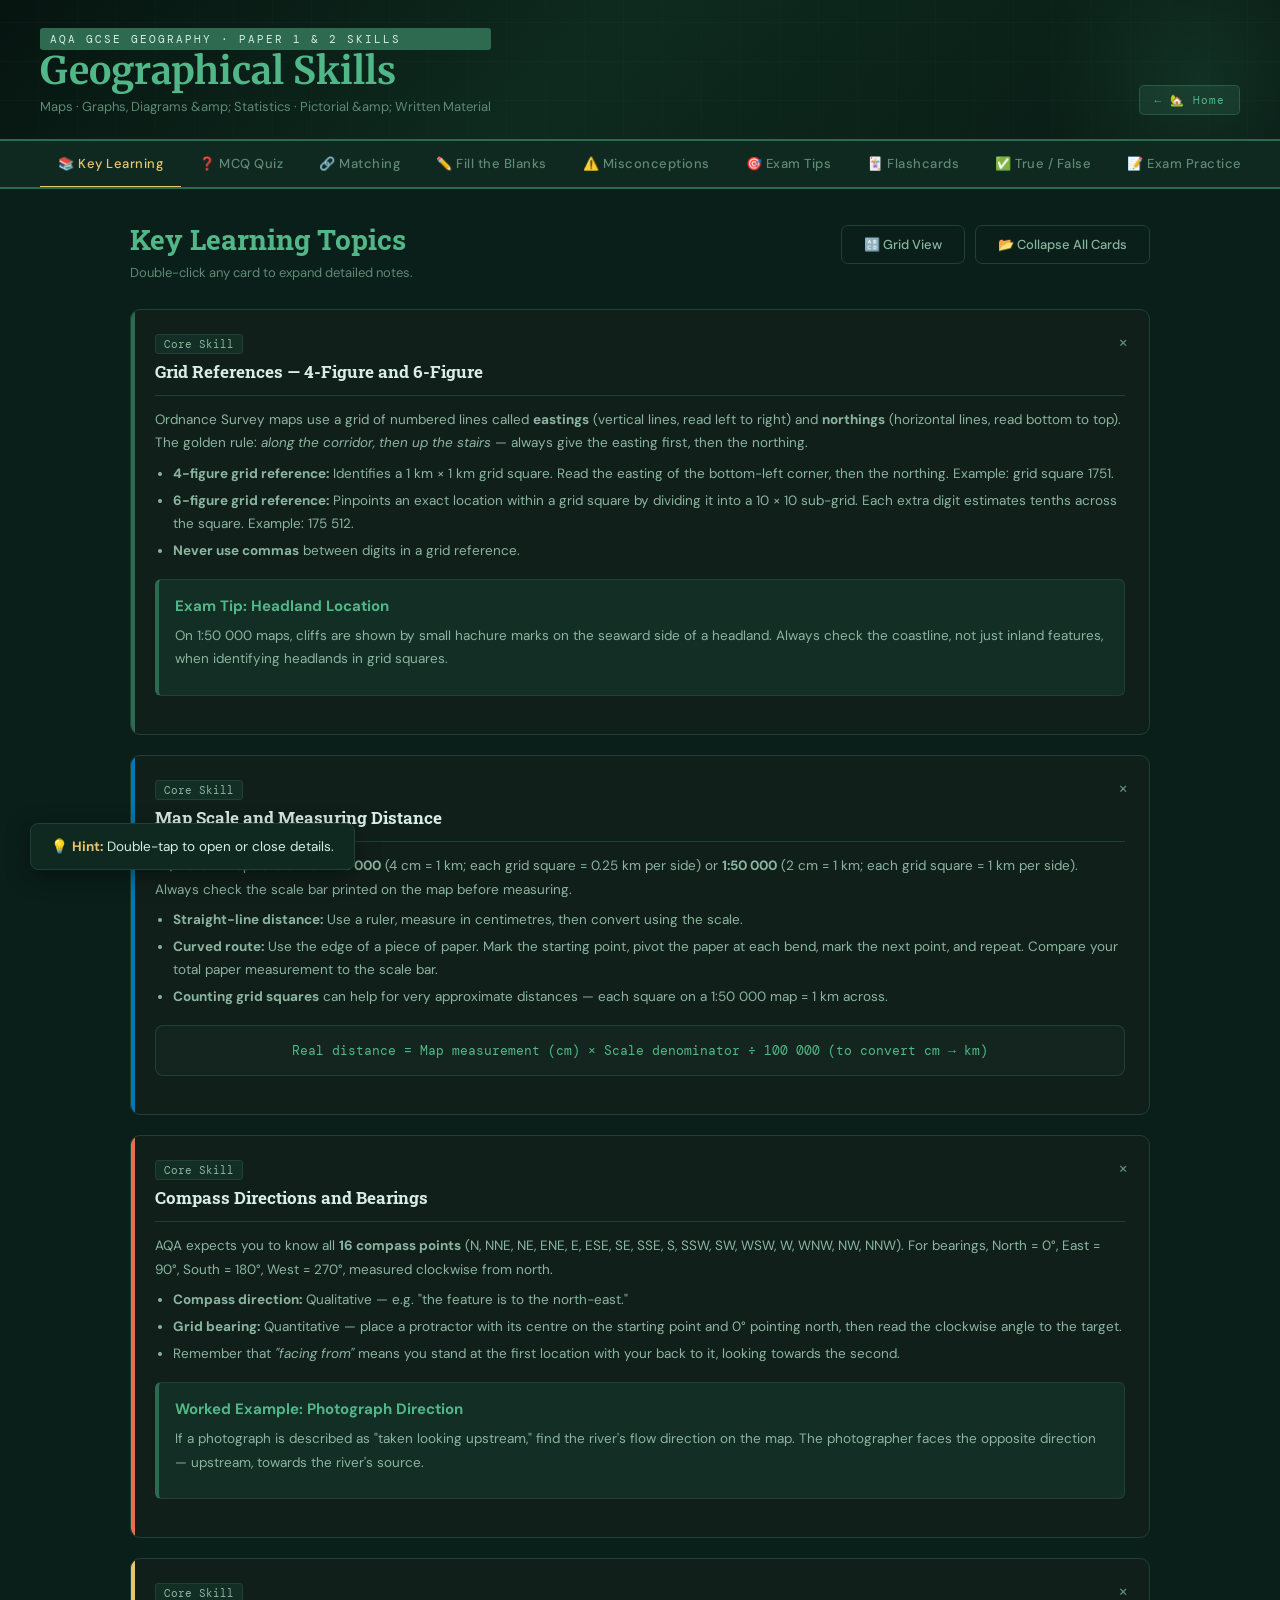
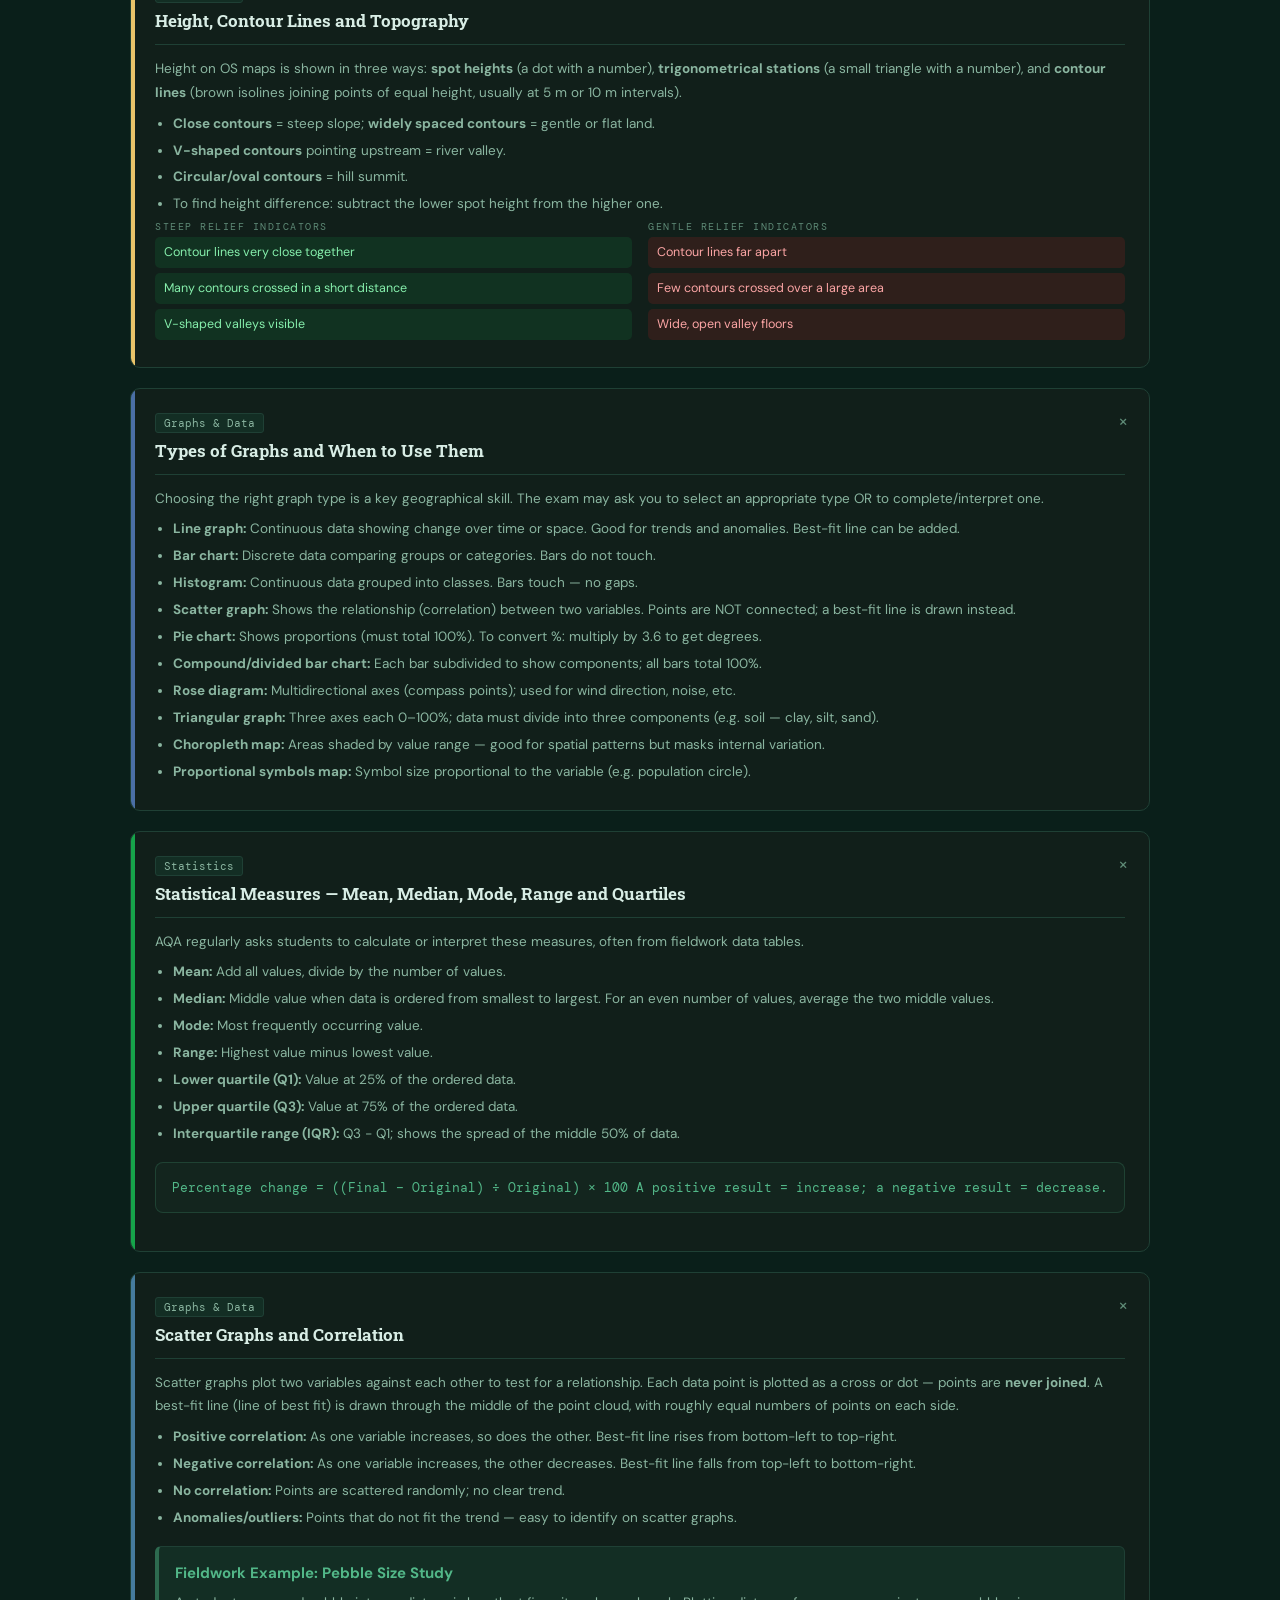
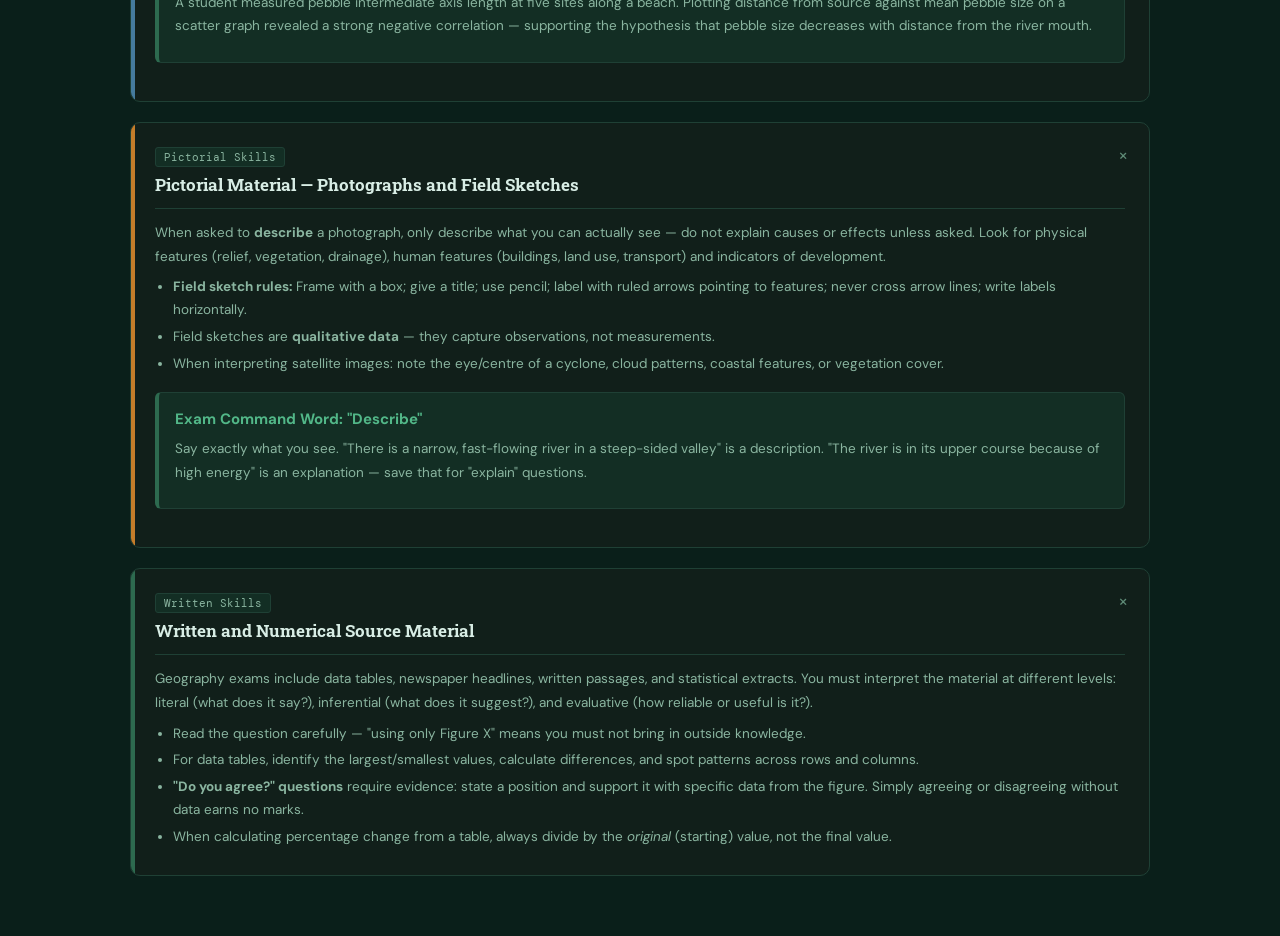
<file: 9-1-geographical-skills.html>
<!doctype html>
<html lang="en">
<head>
<meta charset="UTF-8">
<meta name="viewport" content="width=device-width, initial-scale=1.0">
<title>Template</title>
<link rel="preconnect" href="https://fonts.googleapis.com">
<link href="https://fonts.googleapis.com/css2?family=Playfair+Display:wght@700;900&family=DM+Sans:wght@300;400;500;600&family=DM+Mono:wght@400;500&display=swap" rel="stylesheet">

<link rel="stylesheet" href="style.css">
</head>
<body>

<header>
  <div>
    <div class="badge">OCR GCSE Art &amp; Design — Printmaking</div>
    <h1>Printmaking Techniques</h1>
    <p>Interactive revision guide · Silkscreen, Block, Monoprinting &amp; Etching</p>
  </div>
  <a href="index.html" class="home-link">← 🏡 Home</a>
</header>

<nav class="tab-bar" id="tabBar">
  <button class="tab-btn active" onclick="switchTab('learn',this)">📚 Key Learning</button>
  <button class="tab-btn" onclick="switchTab('mcq',this)">❓ MCQ Quiz</button>
  <button class="tab-btn" onclick="switchTab('matching',this)">🔗 Matching</button>
  <button class="tab-btn" onclick="switchTab('fib',this)">✏️ Fill the Blanks</button>
  <button class="tab-btn" onclick="switchTab('misconceptions',this)">⚠️ Misconceptions</button>
  <button class="tab-btn" onclick="switchTab('examtips',this)">🎯 Exam Tips</button>
  <button class="tab-btn" onclick="switchTab('flashcards',this)">🃏 Flashcards</button>
  <button class="tab-btn" onclick="switchTab('truefalse',this)">✅ True / False</button>
  <button class="tab-btn" onclick="switchTab('exampractice',this)">📝 Exam Practice</button>
</nav>

<main>
  <!-- KEY LEARNING -->
  <div class="tab-panel active" id="tab-learn">
    <h2 class="section-title">Key Learning Topics</h2>
    <p class="section-sub">Double-click any card to expand detailed notes.</p>
    <div class="topic-grid" id="topicGrid"></div>
  </div>
  <!-- MCQ -->
  <div class="tab-panel" id="tab-mcq">
    <h2 class="section-title">Multiple Choice Questions</h2>
    <p class="section-sub">Select an answer to reveal instant feedback.</p>
    <div class="score-bar">
      <div><div class="score-num" id="mcqScore">0</div><div style="font-size:12px;color:var(--mid)">correct answers</div></div>
      <div style="font-size:13px;color:var(--mid)">out of <strong id="mcqTotal">0</strong> attempted</div>
      <button class="reset-btn" onclick="resetMCQ()">RESET</button>
    </div>
    <div class="quiz-wrap" id="mcqWrap"></div>
  </div>
  <!-- MATCHING -->
  <div class="tab-panel" id="tab-matching">
    <h2 class="section-title">Matching Activity</h2>
    <p class="section-sub">Click a term on the left, then click the matching definition on the right.</p>
    <div style="margin-bottom:16px">
      <div class="score-bar">
        <div><div class="score-num" id="matchScore">0</div><div style="font-size:12px;color:var(--mid)">matched</div></div>
        <div style="font-size:13px;color:var(--mid)">out of <strong id="matchTotal">0</strong></div>
        <button class="reset-btn" onclick="resetMatch()">RESET</button>
      </div>
    </div>
    <div class="match-grid">
      <div><div class="match-label">TERMS</div><div class="match-col" id="matchLeft"></div></div>
      <div><div class="match-label">DEFINITIONS</div><div class="match-col" id="matchRight"></div></div>
    </div>
  </div>
  <!-- FIB -->
  <div class="tab-panel" id="tab-fib">
    <h2 class="section-title">Fill in the Blanks</h2>
    <p class="section-sub">Click each dropdown and choose the correct word. Wrong answers reset — try again!</p>
    <div class="score-bar">
      <div><div class="score-num" id="fibScore">0</div><div style="font-size:12px;color:var(--mid)">correct</div></div>
      <div style="font-size:13px;color:var(--mid)">of <strong id="fibTotal">0</strong> blanks</div>
      <button class="reset-btn" onclick="resetFIB()">RESET</button>
    </div>
    <div class="fib-wrap" id="fibWrap"></div>
  </div>
  <!-- MISCONCEPTIONS -->
  <div class="tab-panel" id="tab-misconceptions">
    <h2 class="section-title">Common Misconceptions</h2>
    <p class="section-sub">What students often think — and what examiners actually want.</p>
    <div class="misc-list" id="miscList"></div>
  </div>
  <!-- EXAM TIPS -->
  <div class="tab-panel" id="tab-examtips">
    <h2 class="section-title">Exam Questions &amp; Tips</h2>
    <p class="section-sub">Most repeated question types and mark-scheme structures from real OCR papers.</p>
    <div class="tips-grid" id="tipsGrid"></div>
  </div>
  <!-- FLASHCARDS -->
  <div class="tab-panel" id="tab-flashcards">
    <h2 class="section-title">Flashcards</h2>
    <p class="section-sub">Test yourself! Flip the card and rate your knowledge. Review your weak areas at the end.</p>
    <div class="fc-container">
      <div class="score-bar" id="fcScoreBar" style="display:none;margin-bottom:20px">
        <div><div class="score-num" id="fcKnown" style="color:#2d7a4f">0</div><div style="font-size:12px;color:var(--mid)">known</div></div>
        <div><div class="score-num" id="fcUnknown" style="color:#c84b31">0</div><div style="font-size:12px;color:var(--mid)">learning</div></div>
        <div style="font-size:13px;color:var(--mid)">out of <strong id="fcTotalTrack">0</strong></div>
        <button class="reset-btn" onclick="resetFlashcards()">RESET</button>
      </div>
      <div id="fcActiveArea">
        <div class="fc-progress" id="fcProgress">Card 1 of 0</div>
        <div class="flashcard" id="flashcard" onclick="flipCard()">
          <div class="fc-inner">
            <div class="fc-front"><div class="fc-label">KEY TERM</div><div class="fc-term" id="fcTerm"></div></div>
            <div class="fc-back"><div class="fc-def" id="fcDef"></div></div>
          </div>
        </div>
        <p class="fc-hint">👆 Click card to flip</p>
        <div class="fc-nav" id="fcNavDefault">
          <button class="fc-btn outline" onclick="prevCard()">← Prev</button>
          <button class="fc-btn outline" onclick="flipCard()">Flip</button>
          <button class="fc-btn" onclick="nextCard()">Next →</button>
        </div>
        <div class="fc-nav" id="fcNavAssess" style="display:none;gap:15px">
          <button class="fc-btn outline" style="border-color:#c84b31;color:#c84b31;flex:1" onclick="markCard(false)">❌ Still Learning</button>
          <button class="fc-btn" style="background:#2d7a4f;border-color:#2d7a4f;flex:1" onclick="markCard(true)">✅ Got It</button>
        </div>
      </div>
      <div id="fcSummaryArea" style="display:none;text-align:center;padding:40px 20px">
        <h3>Session Complete! 🎉</h3>
        <p style="margin:15px 0">You knew <strong id="fcSummaryKnown">0</strong> out of <strong id="fcSummaryTotal">0</strong> cards.</p>
        <div style="margin-top:25px;display:flex;gap:15px;justify-content:center;flex-wrap:wrap">
          <button class="fc-btn" id="btnReviewWrong" onclick="reviewWrong()" style="background:#c84b31;border-color:#c84b31">Review Incorrect</button>
          <button class="fc-btn outline" onclick="resetFlashcards()">Practice All Again</button>
        </div>
      </div>
    </div>
  </div>
  <!-- TRUE / FALSE -->
  <div class="tab-panel" id="tab-truefalse">
    <h2 class="section-title">True or False?</h2>
    <p class="section-sub">Test your knowledge with these statements.</p>
    <div class="score-bar">
      <div><div class="score-num" id="tfScore">0</div><div style="font-size:12px;color:var(--mid)">correct</div></div>
      <div style="font-size:13px;color:var(--mid)">of <strong id="tfTotal">0</strong> answered</div>
      <button class="reset-btn" onclick="resetTF()">RESET</button>
    </div>
    <div class="tf-wrap" id="tfWrap"></div>
  </div>
  <!-- EXAM PRACTICE -->
  <div class="tab-panel" id="tab-exampractice">
    <h2 class="section-title">Exam Practice Questions</h2>
    <p class="section-sub">Full exam questions with case studies. Use <strong>Hint</strong>, <strong>Sentence Starter</strong> and <strong>Submit &amp; See Mark Scheme</strong> for each question.</p>
    <div class="ep-list" id="epList"></div>
  </div>
</main>

<!-- ══════════════════════════════════════
     DATA ARRAYS
     ══════════════════════════════════════ -->

<script>
  /* ══════════════════════════════════════════════
     PAGE METADATA
  ══════════════════════════════════════════════ */

  const pageMeta = {
    badge: "AQA GCSE Geography · Paper 1 &amp; 2 Skills",
    title: "Geographical Skills",
    subtitle: "Maps · Graphs, Diagrams &amp; Statistics · Pictorial &amp; Written Material"
  };

  document.addEventListener('DOMContentLoaded', () => {
    const badgeEl = document.querySelector('.badge');
    const h1El = document.querySelector('header h1');
    const subEl = document.querySelector('header p');
    const titleEl = document.querySelector('title');
    if (badgeEl) badgeEl.innerHTML = pageMeta.badge;
    if (h1El) h1El.textContent = pageMeta.title;
    if (subEl) subEl.textContent = pageMeta.subtitle;
    if (titleEl) titleEl.textContent = pageMeta.title.replace(/&amp;/g, '&');
  });

  /* ══════════════════════════════════════════════
     ARRAY 1: topics
  ══════════════════════════════════════════════ */

  const topics = [
    {
      title: "Grid References — 4-Figure and 6-Figure",
      tag: "Core Skill",
      content: `<p>Ordnance Survey maps use a grid of numbered lines called <strong>eastings</strong> (vertical lines, read left to right) and <strong>northings</strong> (horizontal lines, read bottom to top). The golden rule: <em>along the corridor, then up the stairs</em> — always give the easting first, then the northing.</p>
<ul>
  <li><strong>4-figure grid reference:</strong> Identifies a 1 km × 1 km grid square. Read the easting of the bottom-left corner, then the northing. Example: grid square 1751.</li>
  <li><strong>6-figure grid reference:</strong> Pinpoints an exact location within a grid square by dividing it into a 10 × 10 sub-grid. Each extra digit estimates tenths across the square. Example: 175 512.</li>
  <li><strong>Never use commas</strong> between digits in a grid reference.</li>
</ul>
<div class="case-study-box">
  <h4>Exam Tip: Headland Location</h4>
  <p>On 1:50 000 maps, cliffs are shown by small hachure marks on the seaward side of a headland. Always check the coastline, not just inland features, when identifying headlands in grid squares.</p>
</div>`
    },
    {
      title: "Map Scale and Measuring Distance",
      tag: "Core Skill",
      content: `<p>AQA exam maps are either <strong>1:25 000</strong> (4 cm = 1 km; each grid square = 0.25 km per side) or <strong>1:50 000</strong> (2 cm = 1 km; each grid square = 1 km per side). Always check the scale bar printed on the map before measuring.</p>
<ul>
  <li><strong>Straight-line distance:</strong> Use a ruler, measure in centimetres, then convert using the scale.</li>
  <li><strong>Curved route:</strong> Use the edge of a piece of paper. Mark the starting point, pivot the paper at each bend, mark the next point, and repeat. Compare your total paper measurement to the scale bar.</li>
  <li><strong>Counting grid squares</strong> can help for very approximate distances — each square on a 1:50 000 map = 1 km across.</li>
</ul>
<div class="formula-box">
  Real distance = Map measurement (cm) × Scale denominator ÷ 100 000 (to convert cm → km)
</div>`
    },
    {
      title: "Compass Directions and Bearings",
      tag: "Core Skill",
      content: `<p>AQA expects you to know all <strong>16 compass points</strong> (N, NNE, NE, ENE, E, ESE, SE, SSE, S, SSW, SW, WSW, W, WNW, NW, NNW). For bearings, North = 0°, East = 90°, South = 180°, West = 270°, measured clockwise from north.</p>
<ul>
  <li><strong>Compass direction:</strong> Qualitative — e.g. "the feature is to the north-east."</li>
  <li><strong>Grid bearing:</strong> Quantitative — place a protractor with its centre on the starting point and 0° pointing north, then read the clockwise angle to the target.</li>
  <li>Remember that <em>"facing from"</em> means you stand at the first location with your back to it, looking towards the second.</li>
</ul>
<div class="case-study-box">
  <h4>Worked Example: Photograph Direction</h4>
  <p>If a photograph is described as "taken looking upstream," find the river's flow direction on the map. The photographer faces the opposite direction — upstream, towards the river's source.</p>
</div>`
    },
    {
      title: "Height, Contour Lines and Topography",
      tag: "Core Skill",
      content: `<p>Height on OS maps is shown in three ways: <strong>spot heights</strong> (a dot with a number), <strong>trigonometrical stations</strong> (a small triangle with a number), and <strong>contour lines</strong> (brown isolines joining points of equal height, usually at 5 m or 10 m intervals).</p>
<ul>
  <li><strong>Close contours</strong> = steep slope; <strong>widely spaced contours</strong> = gentle or flat land.</li>
  <li><strong>V-shaped contours</strong> pointing upstream = river valley.</li>
  <li><strong>Circular/oval contours</strong> = hill summit.</li>
  <li>To find height difference: subtract the lower spot height from the higher one.</li>
</ul>
<div class="two-col">
  <div>
    <div class="col-head">Steep Relief Indicators</div>
    <div class="pro-item">Contour lines very close together</div>
    <div class="pro-item">Many contours crossed in a short distance</div>
    <div class="pro-item">V-shaped valleys visible</div>
  </div>
  <div>
    <div class="col-head">Gentle Relief Indicators</div>
    <div class="con-item">Contour lines far apart</div>
    <div class="con-item">Few contours crossed over a large area</div>
    <div class="con-item">Wide, open valley floors</div>
  </div>
</div>`
    },
    {
      title: "Types of Graphs and When to Use Them",
      tag: "Graphs & Data",
      content: `<p>Choosing the right graph type is a key geographical skill. The exam may ask you to select an appropriate type OR to complete/interpret one.</p>
<ul>
  <li><strong>Line graph:</strong> Continuous data showing change over time or space. Good for trends and anomalies. Best-fit line can be added.</li>
  <li><strong>Bar chart:</strong> Discrete data comparing groups or categories. Bars do not touch.</li>
  <li><strong>Histogram:</strong> Continuous data grouped into classes. Bars touch — no gaps.</li>
  <li><strong>Scatter graph:</strong> Shows the relationship (correlation) between two variables. Points are NOT connected; a best-fit line is drawn instead.</li>
  <li><strong>Pie chart:</strong> Shows proportions (must total 100%). To convert %: multiply by 3.6 to get degrees.</li>
  <li><strong>Compound/divided bar chart:</strong> Each bar subdivided to show components; all bars total 100%.</li>
  <li><strong>Rose diagram:</strong> Multidirectional axes (compass points); used for wind direction, noise, etc.</li>
  <li><strong>Triangular graph:</strong> Three axes each 0–100%; data must divide into three components (e.g. soil — clay, silt, sand).</li>
  <li><strong>Choropleth map:</strong> Areas shaded by value range — good for spatial patterns but masks internal variation.</li>
  <li><strong>Proportional symbols map:</strong> Symbol size proportional to the variable (e.g. population circle).</li>
</ul>`
    },
    {
      title: "Statistical Measures — Mean, Median, Mode, Range and Quartiles",
      tag: "Statistics",
      content: `<p>AQA regularly asks students to calculate or interpret these measures, often from fieldwork data tables.</p>
<ul>
  <li><strong>Mean:</strong> Add all values, divide by the number of values.</li>
  <li><strong>Median:</strong> Middle value when data is ordered from smallest to largest. For an even number of values, average the two middle values.</li>
  <li><strong>Mode:</strong> Most frequently occurring value.</li>
  <li><strong>Range:</strong> Highest value minus lowest value.</li>
  <li><strong>Lower quartile (Q1):</strong> Value at 25% of the ordered data.</li>
  <li><strong>Upper quartile (Q3):</strong> Value at 75% of the ordered data.</li>
  <li><strong>Interquartile range (IQR):</strong> Q3 − Q1; shows the spread of the middle 50% of data.</li>
</ul>
<div class="formula-box">
  Percentage change = ((Final − Original) ÷ Original) × 100
  A positive result = increase; a negative result = decrease.
</div>`
    },
    {
      title: "Scatter Graphs and Correlation",
      tag: "Graphs & Data",
      content: `<p>Scatter graphs plot two variables against each other to test for a relationship. Each data point is plotted as a cross or dot — points are <strong>never joined</strong>. A best-fit line (line of best fit) is drawn through the middle of the point cloud, with roughly equal numbers of points on each side.</p>
<ul>
  <li><strong>Positive correlation:</strong> As one variable increases, so does the other. Best-fit line rises from bottom-left to top-right.</li>
  <li><strong>Negative correlation:</strong> As one variable increases, the other decreases. Best-fit line falls from top-left to bottom-right.</li>
  <li><strong>No correlation:</strong> Points are scattered randomly; no clear trend.</li>
  <li><strong>Anomalies/outliers:</strong> Points that do not fit the trend — easy to identify on scatter graphs.</li>
</ul>
<div class="case-study-box">
  <h4>Fieldwork Example: Pebble Size Study</h4>
  <p>A student measured pebble intermediate axis length at five sites along a beach. Plotting distance from source against mean pebble size on a scatter graph revealed a strong negative correlation — supporting the hypothesis that pebble size decreases with distance from the river mouth.</p>
</div>`
    },
    {
      title: "Pictorial Material — Photographs and Field Sketches",
      tag: "Pictorial Skills",
      content: `<p>When asked to <strong>describe</strong> a photograph, only describe what you can actually see — do not explain causes or effects unless asked. Look for physical features (relief, vegetation, drainage), human features (buildings, land use, transport) and indicators of development.</p>
<ul>
  <li><strong>Field sketch rules:</strong> Frame with a box; give a title; use pencil; label with ruled arrows pointing to features; never cross arrow lines; write labels horizontally.</li>
  <li>Field sketches are <strong>qualitative data</strong> — they capture observations, not measurements.</li>
  <li>When interpreting satellite images: note the eye/centre of a cyclone, cloud patterns, coastal features, or vegetation cover.</li>
</ul>
<div class="case-study-box">
  <h4>Exam Command Word: "Describe"</h4>
  <p>Say exactly what you see. "There is a narrow, fast-flowing river in a steep-sided valley" is a description. "The river is in its upper course because of high energy" is an explanation — save that for "explain" questions.</p>
</div>`
    },
    {
      title: "Written and Numerical Source Material",
      tag: "Written Skills",
      content: `<p>Geography exams include data tables, newspaper headlines, written passages, and statistical extracts. You must interpret the material at different levels: literal (what does it say?), inferential (what does it suggest?), and evaluative (how reliable or useful is it?).</p>
<ul>
  <li>Read the question carefully — "using only Figure X" means you must not bring in outside knowledge.</li>
  <li>For data tables, identify the largest/smallest values, calculate differences, and spot patterns across rows and columns.</li>
  <li><strong>"Do you agree?" questions</strong> require evidence: state a position and support it with specific data from the figure. Simply agreeing or disagreeing without data earns no marks.</li>
  <li>When calculating percentage change from a table, always divide by the <em>original</em> (starting) value, not the final value.</li>
</ul>`
    }
  ];

  /* ══════════════════════════════════════════════
     ARRAY 2: mcqData
  ══════════════════════════════════════════════ */

  const mcqData = [
    {
      q: "On a 1:50 000 OS map, how many centimetres represent 1 kilometre in real life?",
      opts: ["1 cm", "2 cm", "4 cm", "5 cm"],
      ans: 1,
      explain: "Correct: B. At 1:50 000, 1 cm on the map = 50 000 cm = 500 m in reality, so 2 cm = 1 km. A (1 cm) would be a 1:100 000 scale. C (4 cm) is the 1:25 000 scale. D (5 cm) does not correspond to any standard OS scale."
    },
    {
      q: "A student measures 3 cm between two points on a 1:50 000 map. What is the real-world straight-line distance?",
      opts: ["150 m", "1.5 km", "3 km", "6 km"],
      ans: 1,
      explain: "Correct: B. At 1:50 000, 1 cm = 500 m, so 3 cm = 1500 m = 1.5 km. A (150 m) divides by 10 too many times. C (3 km) forgets to halve (applies 1:100 000 logic). D (6 km) doubles when it should halve."
    },
    {
      q: "Which of the following correctly describes how to give a 4-figure grid reference?",
      opts: [
        "Northing first, then easting",
        "Easting first, then northing",
        "Both digits read from the top of the map",
        "The reference uses letters followed by numbers"
      ],
      ans: 1,
      explain: "Correct: B. The rule is 'along the corridor, then up the stairs' — easting (horizontal value) first, northing (vertical value) second. A reverses the order. C is wrong — northings are read from the side, not the top. D describes the National Grid letter prefix system, not a standard 4-figure reference."
    },
    {
      q: "What type of graph is most appropriate for showing how pedestrian footfall changes with distance from a town centre?",
      opts: ["Pie chart", "Histogram", "Line graph", "Compound bar chart"],
      ans: 2,
      explain: "Correct: C. A line graph displays continuous change over distance or time and clearly shows trends and any anomalies. A pie chart shows proportions of a whole. A histogram shows frequency distributions of continuous grouped data. A compound bar chart compares subdivided categories."
    },
    {
      q: "Contour lines that are very close together on an OS map indicate:",
      opts: ["A flat floodplain", "A gentle slope", "A steep slope", "A river valley floor"],
      ans: 2,
      explain: "Correct: C. Closely spaced contour lines mean height changes rapidly over a short horizontal distance — a steep slope. A flat floodplain has widely spaced or absent contour lines. A gentle slope has widely spaced lines. A valley floor is usually shown by V-shaped contours pointing upstream."
    },
    {
      q: "A scatter graph shows that as river width increases, river depth also increases. This relationship is best described as:",
      opts: ["Negative correlation", "No correlation", "Positive correlation", "Inverse proportion"],
      ans: 2,
      explain: "Correct: C. When both variables increase together, the relationship is a positive correlation and the best-fit line rises from bottom-left to top-right. Negative correlation describes one increasing as the other falls. No correlation means no clear relationship. Inverse proportion is a mathematical term that implies a specific formula, not used in descriptive geographical skills."
    },
    {
      q: "The interquartile range is calculated as:",
      opts: [
        "Mean minus median",
        "Highest value minus lowest value",
        "Upper quartile minus lower quartile",
        "Mode minus mean"
      ],
      ans: 2,
      explain: "Correct: C. The interquartile range (IQR) = Q3 (upper quartile, 75th percentile) minus Q1 (lower quartile, 25th percentile). It measures the spread of the middle 50% of data. B describes the range, not the IQR. A and D do not define any standard statistical measure."
    },
    {
      q: "A student's pebble data: 24, 21, 27, 22, 19, 25, 20, 28, 23, 21 mm. What is the mean pebble size?",
      opts: ["21 mm", "22 mm", "23 mm", "25 mm"],
      ans: 2,
      explain: "Correct: C. Sum = 24+21+27+22+19+25+20+28+23+21 = 230. Mean = 230 ÷ 10 = 23 mm. A (21 mm) is the mode. B (22 mm) is an incorrect calculation. D (25 mm) is too high."
    },
    {
      q: "Which graph type uses multidirectional axes based on compass points to display data such as wind direction?",
      opts: ["Triangular graph", "Rose diagram", "Choropleth map", "Proportional symbols map"],
      ans: 1,
      explain: "Correct: B. A rose diagram (wind rose) plots bars along compass directions showing frequency or magnitude from each direction. A triangular graph has three axes for three-component percentage data. A choropleth map shades areas by value. A proportional symbols map uses scaled circles or squares placed on a map."
    },
    {
      q: "Using a 1:25 000 OS map, a student measures a grid square as 4 cm × 4 cm. What area does this represent in real life?",
      opts: ["0.25 km²", "0.5 km²", "1 km²", "4 km²"],
      ans: 0,
      explain: "Correct: A. At 1:25 000, 4 cm = 1 km. So one grid square = 1 km × 1 km = 1 km² — but wait: that applies to 1:50 000 maps where 2 cm = 1 km. At 1:25 000, 4 cm = 1 km. One grid square is still 1 km × 1 km = 1 km². However, if the square shown on the map is 4 cm wide, it represents only 1 km × 1 km = 1 km². Re-check: for a 1:25 000 map, 4 cm = 1 km, so 4 cm × 4 cm = 1 km × 1 km = 1 km². Answer C is 1 km² — this is actually correct for a full grid square. A (0.25 km²) represents a quarter square. The correct answer here for the area of a full 4 cm × 4 cm square is C (1 km²).",
    },
    {
      q: "A town has a population of 7.3 million in 2000 and 14.9 million in 2020. What is the percentage increase?",
      opts: ["51%", "84%", "104%", "204%"],
      ans: 2,
      explain: "Correct: C. Percentage increase = ((14.9 − 7.3) ÷ 7.3) × 100 = (7.6 ÷ 7.3) × 100 ≈ 104.1%. A (51%) divides by the wrong figure. B (84%) is also an incorrect calculation. D (204%) adds rather than divides."
    },
    {
      q: "Which of the following is NOT shown on a field sketch but IS shown on an OS map?",
      opts: ["Height contours", "River location", "Road network", "Grid references"],
      ans: 3,
      explain: "Correct: D. Grid references are a property of the OS coordinate system and cannot be shown on a hand-drawn field sketch. Height contours, river location, and roads can all be included (or omitted by choice) in a field sketch, but the grid reference system requires the printed OS grid."
    }
  ];

  /* ══════════════════════════════════════════════
     ARRAY 3: matchData
  ══════════════════════════════════════════════ */

  const matchData = [
    { term: "Easting", def: "The vertical grid line on an OS map; the first two digits of a grid reference, read left to right." },
    { term: "Northing", def: "The horizontal grid line on an OS map; the second two digits of a grid reference, read bottom to top." },
    { term: "Contour line", def: "A line on a map joining all points of equal height above sea level." },
    { term: "Spot height", def: "A dot on a map with the exact height of that point written next to it." },
    { term: "Trigonometrical station", def: "A small black triangle on a map marking a surveyed high point, with height written beside it." },
    { term: "Scale 1:50 000", def: "A map scale where 2 centimetres on the map represents 1 kilometre on the ground." },
    { term: "Positive correlation", def: "A relationship between two variables in which both increase together; the best-fit line rises from bottom-left to top-right." },
    { term: "Interquartile range", def: "The difference between the upper quartile (Q3) and lower quartile (Q1); measures the spread of the middle 50% of data." },
    { term: "Choropleth map", def: "A map shaded in different tones according to a pre-set key, where each shade represents a range of data values." },
    { term: "Proportional symbols map", def: "A map where circles or squares are drawn in proportion to the data value for each location." },
    { term: "Rose diagram", def: "A graph using compass-point axes to display directional data such as wind frequency." },
    { term: "Triangular graph", def: "A graph with three axes each ranging from 0–100%, used to plot three-component percentage data such as soil texture." },
    { term: "Negative correlation", def: "A relationship where one variable increases as the other decreases; the best-fit line falls from top-left to bottom-right." },
    { term: "Field sketch", def: "A hand-drawn picture made outdoors during fieldwork, labelled with geographical features; qualitative data." }
  ];

  /* ══════════════════════════════════════════════
     ARRAY 4 & 5: fibData + fibWords
  ══════════════════════════════════════════════ */

  const fibData = [
    {
      display: "On a 1:50 000 OS map, _____ centimetres on the map equals 1 kilometre in real life.",
      blanks: { B1: "2" }
    },
    {
      display: "When giving a grid reference, you always state the _____ before the northing.",
      blanks: { B1: "easting" }
    },
    {
      display: "A _____ grid reference uses six digits to identify an exact point within a grid square.",
      blanks: { B1: "6-figure" }
    },
    {
      display: "Contour lines that are very _____ together indicate a steep slope.",
      blanks: { B1: "close" }
    },
    {
      display: "The _____ is calculated by subtracting the lowest value from the highest value in a data set.",
      blanks: { B1: "range" }
    },
    {
      display: "On a scatter graph, a _____ correlation means both variables increase together.",
      blanks: { B1: "positive" }
    },
    {
      display: "A _____ map shades areas according to a pre-arranged key where each shade represents a range of values.",
      blanks: { B1: "choropleth" }
    },
    {
      display: "To calculate percentage change, divide the difference by the _____ value and multiply by 100.",
      blanks: { B1: "original" }
    },
    {
      display: "The _____ is the middle value in an ordered data set.",
      blanks: { B1: "median" }
    },
    {
      display: "A _____ diagram uses compass-point axes and is used to show wind direction data.",
      blanks: { B1: "rose" }
    },
    {
      display: "The interquartile range is found by subtracting the lower quartile from the _____.",
      blanks: { B1: "upper quartile" }
    },
    {
      display: "On a _____ graph, data points are never joined and a best-fit line is drawn through the middle of the point cloud.",
      blanks: { B1: "scatter" }
    }
  ];

  const fibWords = [
    "2", "easting", "6-figure", "close", "range", "positive", "choropleth",
    "original", "median", "rose", "upper quartile", "scatter",
    "4", "northing", "4-figure", "far apart", "mean", "negative", "proportional",
    "final", "mode", "bar", "lower quartile", "line", "interquartile", "histogram"
  ];

  /* ══════════════════════════════════════════════
     ARRAY 6: tfData
  ══════════════════════════════════════════════ */

  const tfData = [
    {
      statement: "On a 1:25 000 OS map, 4 centimetres represents 1 kilometre in real life.",
      answer: true,
      explanation: "TRUE. At 1:25 000, 1 cm = 25 000 cm = 250 m, so 4 cm = 1000 m = 1 km. This is different from the 1:50 000 scale (where 2 cm = 1 km), so always check the scale bar before measuring."
    },
    {
      statement: "When giving a grid reference, you should always state the northing before the easting.",
      answer: false,
      explanation: "FALSE. The correct rule is 'along the corridor, then up the stairs' — always give the easting (horizontal value, read left to right) first, then the northing (vertical value, read bottom to top). Reversing the order will place the reference in the wrong location."
    },
    {
      statement: "Closely spaced contour lines on an OS map indicate a steep slope.",
      answer: true,
      explanation: "TRUE. Contour lines join points of equal height. When they are packed closely together, height is changing rapidly over a short horizontal distance — this means the slope is steep. Widely spaced contour lines indicate gentle gradients or flat land."
    },
    {
      statement: "A histogram is the most appropriate graph for showing how pedestrian footfall changes with distance from a town centre.",
      answer: false,
      explanation: "FALSE. A line graph is most appropriate because it shows continuous change over distance or space and clearly reveals trends. A histogram is used for continuous data grouped into class intervals (e.g. frequency of pebbles in size classes 0–10 mm, 10–20 mm), not for showing change along a transect."
    },
    {
      statement: "On a scatter graph, the data points should be joined with a line.",
      answer: false,
      explanation: "FALSE. On a scatter graph, data points should NEVER be joined. Instead, a single best-fit line (line of best fit) is drawn through the middle of the point cloud to show the overall trend. Joining the dots would create a line graph, which is a different type."
    },
    {
      statement: "The mean is always the same as the median in a data set.",
      answer: false,
      explanation: "FALSE. The mean (arithmetic average) and median (middle value) are only equal if the data is perfectly symmetrically distributed. Extreme values (outliers) pull the mean away from the median without affecting it. For example, in the data set 2, 3, 6, 6, 7, 9, 13, 14, 17, 22, 22: mean ≈ 10.1 but median = 9."
    },
    {
      statement: "A choropleth map can show variations in data within a single shaded area.",
      answer: false,
      explanation: "FALSE. This is a key limitation of choropleth maps — each zone is shaded uniformly, so variations within that zone are hidden. For example, a region shaded to show an average income of £30 000 may contain areas far above and below that figure, but the map gives no indication of this internal variation."
    },
    {
      statement: "Percentage change is calculated by dividing the difference between two values by the original value and multiplying by 100.",
      answer: true,
      explanation: "TRUE. The formula is: Percentage change = ((Final − Original) ÷ Original) × 100. A common error is dividing by the final value instead of the original. A positive result indicates an increase; a negative result indicates a decrease."
    },
    {
      statement: "A rose diagram is an appropriate graph to display wind direction data.",
      answer: true,
      explanation: "TRUE. A rose diagram uses compass-point axes radiating out from a central point. Bars are drawn along each compass direction with lengths proportional to the frequency or magnitude of data from that direction. It is ideal for wind speed and direction, noise levels, and similar directional data."
    },
    {
      statement: "The interquartile range gives the difference between the highest and lowest values in a data set.",
      answer: false,
      explanation: "FALSE. That description defines the range, not the interquartile range. The interquartile range (IQR) = upper quartile (Q3) − lower quartile (Q1). It measures the spread of the middle 50% of data and is less affected by extreme outliers than the full range."
    }
  ];

  /* ══════════════════════════════════════════════
     ARRAY 7: miscData
  ══════════════════════════════════════════════ */

  const miscData = [
    {
      wrong: "Students give the northing before the easting in grid references.",
      correct: "Grid references always follow 'along the corridor, then up the stairs': easting first (horizontal, left to right), northing second (vertical, bottom to top). Reversing the order places the reference in completely the wrong location on the map. Practice this until it is automatic."
    },
    {
      wrong: "Students confuse 4-figure and 6-figure grid references, giving a 4-figure reference for a specific point.",
      correct: "A 4-figure reference identifies a 1 km × 1 km grid square (e.g. a village). A 6-figure reference pinpoints an exact location within that square (e.g. the church inside the village). If the question asks for 'the six-figure grid reference for the centre of the motorway junction,' a 4-figure answer will earn no marks."
    },
    {
      wrong: "Students divide by the final value when calculating percentage change.",
      correct: "Always divide by the original (starting) value. Formula: ((Final − Original) ÷ Original) × 100. If Lagos had 7.3 million people in 2000 and 14.9 million in 2020, the denominator is 7.3, not 14.9. Dividing by the wrong value significantly changes the answer and will lose marks."
    },
    {
      wrong: "Students join data points on a scatter graph with a line.",
      correct: "Scatter graphs should never have connected data points. The purpose is to show the relationship (or lack of it) between two variables. Draw a single best-fit line through the middle of the data cloud. Joining dots creates a line graph — a completely different type with different uses."
    },
    {
      wrong: "Students say 'closely spaced contour lines show high land' rather than steep land.",
      correct: "Closely spaced contour lines indicate a steep slope, not necessarily high altitude. High land can still have gentle slopes if contour lines are widely spaced. Always describe what close contours tell you about gradient, not height."
    },
    {
      wrong: "When describing a photograph, students explain processes rather than describing what they can see.",
      correct: "The command word 'describe' means state only what is visible in the image. 'The river has a narrow, rocky channel' is description. 'The river has high energy because it is in its upper course' is explanation. Save explanations for 'explain' or 'suggest' questions. Explaining when asked to describe wastes time and does not earn extra marks."
    },
    {
      wrong: "Students assume a choropleth map shows exact values for each area.",
      correct: "Each shade on a choropleth map represents a range of values (e.g. 50–75 people per km²), not an exact figure. You cannot read off a specific number — you can only state the range. This is also a key limitation: variations within each zone are invisible."
    }
  ];

  /* ══════════════════════════════════════════════
     ARRAY 8: examTips
  ══════════════════════════════════════════════ */

  const examTips = [
    {
      type: "Identify / State — 1 mark",
      title: "Name It, Don't Explain It",
      content: `<p>Single-mark questions want one correct term or value. Do not waste time explaining — the examiner is only awarding one mark for the correct identification.</p>
<p><strong>The Formula:</strong></p>
<ul>
  <li><strong>Step 1:</strong> Read the figure carefully (map, graph, table, image).</li>
  <li><strong>Step 2:</strong> State the answer using precise geographical terminology.</li>
  <li><strong>Step 3:</strong> Include a value or grid reference if the question demands it.</li>
</ul>
<p><strong>❌ Weak Answer:</strong> "There is a coastal feature in grid square 4240."</p>
<p><strong>✅ Strong Answer:</strong> "The four-figure grid reference for the headland with cliffs is 4240."</p>
<p><strong>Sentence Starter:</strong> "The [feature] is located at grid reference... / The value is... / The correct answer is..."</p>`,
      pills: ["K"]
    },
    {
      type: "Describe — 2 marks",
      title: "Say What You See: Two Distinct Points",
      content: `<p>Two-mark describe questions require two separate, clearly developed observations from the resource. Do not repeat the same point in different words — each mark requires a new piece of information.</p>
<p><strong>The Formula:</strong></p>
<ul>
  <li><strong>Step 1:</strong> Make your first observation with a specific detail (e.g. a value, a direction, a named feature).</li>
  <li><strong>Step 2:</strong> Make a second, different observation — also with supporting detail.</li>
  <li><strong>Step 3:</strong> Never explain why — only describe what you observe.</li>
</ul>
<p><strong>❌ Weak Answer:</strong> "The land is high. The land is also elevated."</p>
<p><strong>✅ Strong Answer:</strong> "The highest point in grid square 6082 is over 590 metres above sea level. The land falls steeply to below 510 metres in the south-east of the square."</p>
<p><strong>Sentence Starter:</strong> "Point 1: [observation + detail]. Point 2: [different observation + detail]."</p>`,
      pills: ["K", "app"]
    },
    {
      type: "Calculate — 1–2 marks",
      title: "Show Your Working Every Time",
      content: `<p>Calculation questions on AQA Geography Papers include mean, percentage change, percentage increase, and range. Even if the final answer is wrong, you can earn a method mark if working is shown.</p>
<p><strong>The Formula:</strong></p>
<ul>
  <li><strong>Mean:</strong> Sum of all values ÷ number of values</li>
  <li><strong>Percentage change:</strong> ((Final − Original) ÷ Original) × 100</li>
  <li><strong>Range:</strong> Highest − Lowest</li>
  <li><strong>Interquartile range:</strong> Q3 − Q1</li>
</ul>
<p><strong>❌ Weak Answer:</strong> "The mean is 20." (no working shown — if wrong, zero marks)</p>
<p><strong>✅ Strong Answer:</strong> "(18 + 22) ÷ 2 = 40 ÷ 2 = 20 pedestrians."</p>
<p><strong>Sentence Starter:</strong> "Working: [show all steps]. Answer: [value + units]."</p>`,
      pills: ["K", "app"]
    },
    {
      type: "Suggest / Explain — 3–4 marks",
      title: "Point–Evidence–Explain Every Time",
      content: `<p>Suggest and explain questions require you to apply geographical knowledge to data or a resource. Use the Point–Evidence–Explain (PEE) structure for each mark-worthy point.</p>
<p><strong>The Formula:</strong></p>
<ul>
  <li><strong>Point:</strong> State your geographical reason clearly.</li>
  <li><strong>Evidence:</strong> Reference the specific figure (e.g. state a data value, quote a grid reference, describe what you see in the photograph).</li>
  <li><strong>Explain:</strong> Develop the link between your point and the evidence — why does this support your suggestion?</li>
</ul>
<p><strong>❌ Weak Answer:</strong> "The area is steep because of the contour lines."</p>
<p><strong>✅ Strong Answer:</strong> "The valley sides are steep because the contour lines in grid square 6082 are very closely spaced, with height changing from below 510 m to over 590 m within a short horizontal distance. This concentration of contours indicates a rapid change in altitude — characteristic of a glacial trough's steep sides."</p>
<p><strong>Sentence Starter:</strong> "One reason is... This is shown by... This means that..."</p>`,
      pills: ["U", "app", "an"]
    }
  ];

  /* ══════════════════════════════════════════════
     ARRAY 9: flashcards
  ══════════════════════════════════════════════ */

  const flashcards = [
    { term: "4-figure grid reference", def: "Identifies a 1 km × 1 km grid square on an OS map. Give the easting first (two digits), then the northing (two digits). Example: 1751 means the square that starts at easting 17, northing 51." },
    { term: "6-figure grid reference", def: "Pinpoints an exact location within a grid square by dividing it into 100 smaller sub-squares. Give three digits for easting and three for northing. Example: 175 512." },
    { term: "Scale 1:50 000", def: "2 cm on the map = 1 km in real life. Each grid square is 1 km × 1 km. Used for most AQA map questions on physical geography topics." },
    { term: "Scale 1:25 000", def: "4 cm on the map = 1 km in real life. Each grid square is still 1 km × 1 km. Shows greater detail than 1:50 000 — used for urban area questions." },
    { term: "Contour line", def: "A line joining all points of equal height above sea level. Usually at 5 m or 10 m vertical intervals on OS maps. Close contours = steep; wide contours = gentle slope." },
    { term: "Mean", def: "The arithmetic average. Add all values together, then divide by the number of values. Sensitive to extreme outliers." },
    { term: "Median", def: "The middle value when data is arranged in order from smallest to largest. For an even number of values, take the average of the two middle values. Not affected by outliers." },
    { term: "Range", def: "The difference between the highest and lowest values in a data set. Formula: Range = Maximum − Minimum." },
    { term: "Interquartile range (IQR)", def: "IQR = Upper quartile (Q3) − Lower quartile (Q1). Measures the spread of the middle 50% of data. Less affected by outliers than the full range." },
    { term: "Percentage change", def: "Formula: ((Final value − Original value) ÷ Original value) × 100. A positive result = increase; negative = decrease. Always divide by the ORIGINAL value." },
    { term: "Positive correlation", def: "As one variable increases, the other also increases. Best-fit line on a scatter graph runs from bottom-left to top-right. Example: as river width increases, depth also increases." },
    { term: "Negative correlation", def: "As one variable increases, the other decreases. Best-fit line runs from top-left to bottom-right. Example: as distance from a town centre increases, pedestrian footfall decreases." },
    { term: "Choropleth map", def: "A map shaded according to a pre-set key. Each shade = a range of values. Strength: clear spatial pattern. Limitation: hides variation within each shaded zone." },
    { term: "Rose diagram", def: "A graph using compass-direction axes (N, NE, E, SE, etc.) to display directional data. Bar length = frequency or magnitude from that direction. Used for wind, noise, light data." },
    { term: "When should you use a line graph?", def: "When showing continuous data over time or space (e.g. how footfall changes with distance from the town centre, or river discharge over time). Both axes must be numerical and continuous." }
  ];

  /* ══════════════════════════════════════════════
     ARRAY 10: examQuestions
  ══════════════════════════════════════════════ */

  const examQuestions = [
    {
      num: "Q1",
      marks: 1,
      type: "mcq",
      caseStudy: "",
      question: "On a 1:50 000 OS map, a student measures 3.5 cm between two points. What is the real-world straight-line distance? [1 mark]",
      options: [
        "700 m",
        "1.75 km",
        "3.5 km",
        "7 km"
      ],
      answer: 1,
      hint: "At 1:50 000, every 2 cm = 1 km. So work out how many kilometres 3.5 cm represents.",
      starter: "The correct answer is...",
      markScheme: `<div class="marks-section">
<h5>Answer: B — 1 mark</h5>
<p><strong>B: 1.75 km — Why B is correct:</strong> At 1:50 000, 1 cm = 500 m, so 3.5 cm = 3.5 × 500 m = 1750 m = 1.75 km.</p>
<ul>
  <li><strong>Why A is wrong:</strong> 700 m = 1.4 cm on the map — incorrect scaling.</li>
  <li><strong>Why C is wrong:</strong> 3.5 km would be 7 cm on a 1:50 000 map — doubled the scale erroneously.</li>
  <li><strong>Why D is wrong:</strong> 7 km would require 14 cm on the map — far too large.</li>
</ul>
</div>`,
      modelAnswer: ""
    },
    {
      num: "Q2",
      marks: 1,
      type: "written",
      caseStudy: "",
      question: "Give the four-figure grid reference for the grid square that contains the church marked at approximately easting 34, northing 89 on an OS map. [1 mark]",
      hint: "Remember: easting first, then northing. Write as a four-digit sequence with no commas.",
      starter: "The four-figure grid reference is...",
      markScheme: `<div class="marks-section">
<h5>Mark Allocation — 1 mark</h5>
<ul>
  <li><strong>1 mark:</strong> 3489 — easting (34) then northing (89), written as a continuous sequence.</li>
</ul>
<p><strong>Do NOT award:</strong> 8934 (reversed order) or 34, 89 (commas included).</p>
<p><strong>Examiner's Comment:</strong> The most common error is reversing the easting and northing. Remind students: 'along the corridor, then up the stairs.'</p>
</div>`,
      modelAnswer: "3489"
    },
    {
      num: "Q3",
      marks: 2,
      type: "written",
      caseStudy: `A student conducted a pedestrian footfall survey in a local town centre. They counted the number of pedestrians passing a fixed point over five minutes at six sites along a transect from the main shopping street.

Site | Distance from main street (m) | Mean pedestrian count
A    | 0                             | 70
B    | 100                           | 56
C    | 200                           | 40
D    | 300                           | 30
E    | 400                           | 20
F    | 500                           | 12`,
      question: "Using the data above, describe the pattern in pedestrian footfall with increasing distance from the main shopping street. [2 marks]",
      hint: "Give two separate observations. Include specific data values in each — do not just say 'it decreases.'",
      starter: "Point 1: Pedestrian footfall is highest closest to the main street, with a mean count of...\nPoint 2: As distance increases to 500 m, footfall falls to...",
      markScheme: `<div class="marks-section">
<h5>Mark Allocation — 2 marks</h5>
<ul>
  <li><strong>1 mark:</strong> Identifies an overall decrease in pedestrian count with distance — e.g. "footfall decreases from 70 at site A to 12 at site F."</li>
  <li><strong>1 mark:</strong> Develops with a second distinct point, such as the rate of decrease or a specific value — e.g. "the largest drop occurs between sites A (70) and B (56) — a decrease of 14" OR "footfall more than halves between 0 m and 500 m."</li>
</ul>
<p><strong>Do NOT award:</strong> Vague statements without data values (e.g. "it goes down as you get further away").</p>
<p><strong>Examiner's Comment:</strong> Many students describe the trend correctly but fail to include numerical evidence. Always quote values from the table when describing a pattern.</p>
</div>`,
      modelAnswer: "Pedestrian footfall decreases overall with increasing distance from the main shopping street. At site A (0 m), the mean count is 70, falling to just 12 at site F (500 m). The greatest single drop is between sites A and B (70 to 56 — a decrease of 14 pedestrians), suggesting footfall falls most sharply in the first 100 metres from the main street."
    },
    {
      num: "Q4",
      marks: 2,
      type: "written",
      caseStudy: `Lagos population data:
Year 2000: 7.3 million
Year 2020: 14.9 million`,
      question: "Calculate the percentage increase in population for Lagos between 2000 and 2020. Show your working. [2 marks]",
      hint: "Use the formula: ((Final − Original) ÷ Original) × 100. Make sure you divide by the 2000 figure, not the 2020 figure.",
      starter: "Working: (14.9 − 7.3) ÷ 7.3 × 100 =\nAnswer: The percentage increase is approximately...",
      markScheme: `<div class="marks-section">
<h5>Mark Allocation — 2 marks</h5>
<ul>
  <li><strong>Method mark (1 mark):</strong> Correct working shown: (14.9 − 7.3) ÷ 7.3 × 100 — awarded even if arithmetic is slightly wrong.</li>
  <li><strong>Answer mark (1 mark):</strong> 104% or 104.1% (accept 104–105%).</li>
</ul>
<p><strong>Do NOT award:</strong> 7.6 million (this is the absolute increase, not the percentage). Do NOT award if student divides by 14.9 instead of 7.3.</p>
<p><strong>Examiner's Comment:</strong> This is one of the most commonly lost marks in the skills section. Students must divide by the original value. Always show working — a correct method with a minor arithmetic slip still earns one mark.</p>
</div>`,
      modelAnswer: "Working: (14.9 − 7.3) = 7.6 million increase. 7.6 ÷ 7.3 × 100 = 104.1%. The population of Lagos increased by approximately 104% between 2000 and 2020."
    },
    {
      num: "Q5",
      marks: 4,
      type: "written",
      caseStudy: `A geography student investigated pebble size change along Chesil Beach, Dorset — a 29 km tombolo. The student measured the intermediate axis of ten pebbles at five sites. Site 1 is at the south-eastern end (near Portland) and Site 5 is at the north-western end (near Bridport).

Mean pebble size (mm): Site 1 = 64 mm, Site 2 = 54 mm, Site 3 = 44.5 mm, Site 4 = 35 mm, Site 5 = 23 mm.`,
      question: "Using the data above and your own knowledge, suggest reasons why pebble size decreases from Site 1 to Site 5 along Chesil Beach. [4 marks]",
      hint: "Think about the process of attrition and how it operates along a beach. Also consider longshore drift and the direction sediment travels. Aim for two distinct reasons, each developed with evidence from the data.",
      starter: "Reason 1: As pebbles are transported along the beach by longshore drift...\nReason 2: Over time, pebbles undergo attrition...",
      markScheme: `<div class="marks-section">
<h5>Mark Allocation — 4 marks (AO1 + AO2)</h5>
<ul>
  <li><strong>Knowledge (1 mark each, max 2):</strong> Identifies a valid process — e.g. attrition (pebbles collide and break into smaller pieces); longshore drift transporting sediment north-westward; abrasion reducing pebble size over distance.</li>
  <li><strong>Application (1 mark each, max 2):</strong> Links process to the data — e.g. "the data supports this: mean pebble size falls from 64 mm at Site 1 to just 23 mm at Site 5, a reduction of 41 mm over approximately 29 km"; "this steady decrease is consistent with attrition operating continuously as sediment is transported."</li>
</ul>
<p><strong>Acceptable answers include:</strong></p>
<ul>
  <li>Attrition — pebbles collide during longshore drift and wear down, becoming smaller and more rounded.</li>
  <li>Pebbles have been transported further from their source by the time they reach Site 5 — more time/distance for attrition to operate.</li>
  <li>Longshore drift moves sediment consistently north-west; Site 5 pebbles have travelled furthest and so experienced most attrition.</li>
</ul>
<p><strong>Do NOT award:</strong> Vague statements such as "the pebbles get smaller because of erosion" without naming or explaining the specific process.</p>
<p><strong>Examiner's Comment:</strong> Students often name attrition correctly but fail to apply it to the data. Quoting specific values (64 mm → 23 mm) and linking them explicitly to the process is what separates 3-mark from 4-mark answers.</p>
</div>`,
      modelAnswer: "Pebble size decreases from 64 mm at Site 1 to 23 mm at Site 5 because of the process of attrition. As pebbles are transported north-westward by longshore drift, they repeatedly collide with each other and with the seabed. Each collision chips off fragments, gradually reducing pebble size and making them more rounded. By the time sediment reaches Site 5, it has been transported across the full length of the beach and has experienced the greatest amount of attrition, explaining the much smaller mean size of 23 mm compared to 64 mm at Site 1. The steady, progressive decrease in size across all five sites strongly supports the idea that attrition acts continuously along the transport pathway."
    },
    {
      num: "Q6",
      marks: 6,
      type: "written",
      caseStudy: `A student is planning fieldwork to investigate the hypothesis: 'Pebble size decreases with distance downstream along a river.'

The student plans to collect pebbles at five sites, each 50 m apart along a straight stretch of a river channel. At each site they will measure the intermediate (middle) axis of ten pebbles selected randomly using a random number table.`,
      question: "Assess the suitability of the student's fieldwork method for testing the hypothesis. Refer to the advantages and limitations of the method, and suggest one improvement. [6 marks]",
      hint: "Structure your answer: start by explaining why the method is suitable (links hypothesis to measurable data), then give specific limitations (sample size, random vs systematic sampling, one stretch of river vs the full long profile), and end with a clear improvement with a reason why it would strengthen the investigation.",
      starter: "The student's method is suitable because measuring the intermediate axis...\nHowever, a limitation is...\nA further limitation is...\nOne improvement would be to...\nThis would strengthen the investigation because...",
      markScheme: `<div class="marks-section">
<h5>Mark Allocation — 6 marks (AO1 + AO2 + AO3)</h5>
<p>Level 3 (5–6 marks): Balanced assessment of advantages and limitations with a well-justified improvement. Engages with the hypothesis directly and uses geographical terminology accurately throughout.</p>
<p>Level 2 (3–4 marks): Identifies advantages and limitations but development is uneven. Improvement suggested but not fully justified.</p>
<p>Level 1 (1–2 marks): Basic points about the method with little development. Improvement is vague or absent.</p>
<p><strong>Acceptable content:</strong></p>
<ul>
  <li><strong>Advantages:</strong> Measuring the intermediate axis is a standard, repeatable method; ten pebbles per site gives a reasonable sample; using a random number table reduces sampling bias; five sites allow a trend to be identified; 50 m intervals are systematic.</li>
  <li><strong>Limitations:</strong> Only ten pebbles per site — a larger sample (e.g. 20–30) would be more representative; sites are only 50 m apart on one short stretch — doesn't test the hypothesis across the full long profile; the student doesn't state how pebbles are located before measuring — if they choose the most visible ones, this introduces bias; weather and river conditions on one day may not be representative.</li>
  <li><strong>Improvement:</strong> Increase pebble sample to 20+ per site; extend sites to cover the upper, middle and lower course; use a stratified random sampling strategy; replicate on multiple days.</li>
</ul>
<p><strong>Examiner's Comment:</strong> The most common error is listing advantages without genuine assessment, or suggesting improvements without explaining why they make the method more reliable or valid. The word 'assess' requires explicit judgement about how well the method tests the hypothesis.</p>
</div>`,
      modelAnswer: "The student's method is largely suitable for testing the hypothesis. Measuring the intermediate axis is the accepted standard technique in river pebble studies because it gives a consistent, reproducible measurement of pebble size. Taking ten readings per site and using a random number table to select pebbles reduces the risk of the student unconsciously choosing the largest or most interesting pebbles, which would bias the results. Having five sites at regular 50 m intervals creates a systematic transect that allows a clear trend to be identified across distance.\n\nHowever, there are important limitations. Ten pebbles per site is a relatively small sample — natural variation within a site means ten pebbles may not fully represent the range of sizes present, and one anomalously large or small pebble could distort the mean significantly. Additionally, five sites only 50 m apart on a single short reach of the river does not test change along the full long profile of the river (from source to mouth), where the hypothesis predicts the strongest pebble-size decrease. The results may therefore reflect only local variation rather than the large-scale downstream trend the hypothesis is concerned with.\n\nOne improvement would be to extend the study to cover sites in the upper, middle and lower course of the river, spacing them several kilometres apart. This would provide a much more representative test of downstream change and would make any trend (or absence of trend) in pebble size far more meaningful and credible."
    }
  ];
</script>



<!-- ══════════════════════════════════════
     JAVASCRIPT ENGINE
     ══════════════════════════════════════ -->
<script src="script.js"></script>


</body>
</html>
</file>
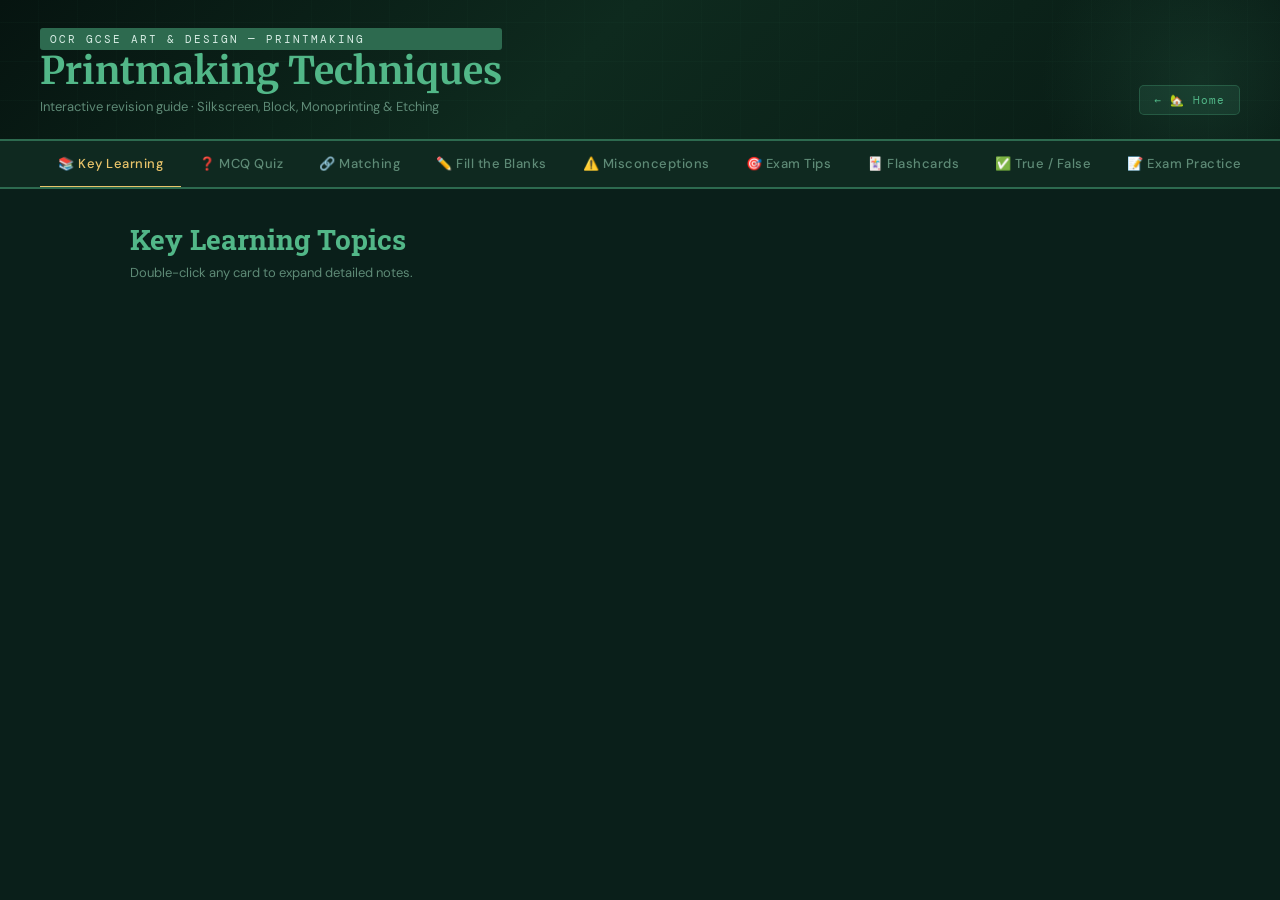
<file: template.html>
<!doctype html>
<html lang="en">
<head>
<meta charset="UTF-8">
<meta name="viewport" content="width=device-width, initial-scale=1.0">
<title>Template</title>
<link rel="preconnect" href="https://fonts.googleapis.com">
<link href="https://fonts.googleapis.com/css2?family=Playfair+Display:wght@700;900&family=DM+Sans:wght@300;400;500;600&family=DM+Mono:wght@400;500&display=swap" rel="stylesheet">

<link rel="stylesheet" href="style.css">
</head>
<body>

<header>
  <div>
    <div class="badge">OCR GCSE Art &amp; Design — Printmaking</div>
    <h1>Printmaking Techniques</h1>
    <p>Interactive revision guide · Silkscreen, Block, Monoprinting &amp; Etching</p>
  </div>
  <a href="index.html" class="home-link">← 🏡 Home</a>
</header>

<nav class="tab-bar" id="tabBar">
  <button class="tab-btn active" onclick="switchTab('learn',this)">📚 Key Learning</button>
  <button class="tab-btn" onclick="switchTab('mcq',this)">❓ MCQ Quiz</button>
  <button class="tab-btn" onclick="switchTab('matching',this)">🔗 Matching</button>
  <button class="tab-btn" onclick="switchTab('fib',this)">✏️ Fill the Blanks</button>
  <button class="tab-btn" onclick="switchTab('misconceptions',this)">⚠️ Misconceptions</button>
  <button class="tab-btn" onclick="switchTab('examtips',this)">🎯 Exam Tips</button>
  <button class="tab-btn" onclick="switchTab('flashcards',this)">🃏 Flashcards</button>
  <button class="tab-btn" onclick="switchTab('truefalse',this)">✅ True / False</button>
  <button class="tab-btn" onclick="switchTab('exampractice',this)">📝 Exam Practice</button>
</nav>

<main>
  <!-- KEY LEARNING -->
  <div class="tab-panel active" id="tab-learn">
    <h2 class="section-title">Key Learning Topics</h2>
    <p class="section-sub">Double-click any card to expand detailed notes.</p>
    <div class="topic-grid" id="topicGrid"></div>
  </div>
  <!-- MCQ -->
  <div class="tab-panel" id="tab-mcq">
    <h2 class="section-title">Multiple Choice Questions</h2>
    <p class="section-sub">Select an answer to reveal instant feedback.</p>
    <div class="score-bar">
      <div><div class="score-num" id="mcqScore">0</div><div style="font-size:12px;color:var(--mid)">correct answers</div></div>
      <div style="font-size:13px;color:var(--mid)">out of <strong id="mcqTotal">0</strong> attempted</div>
      <button class="reset-btn" onclick="resetMCQ()">RESET</button>
    </div>
    <div class="quiz-wrap" id="mcqWrap"></div>
  </div>
  <!-- MATCHING -->
  <div class="tab-panel" id="tab-matching">
    <h2 class="section-title">Matching Activity</h2>
    <p class="section-sub">Click a term on the left, then click the matching definition on the right.</p>
    <div style="margin-bottom:16px">
      <div class="score-bar">
        <div><div class="score-num" id="matchScore">0</div><div style="font-size:12px;color:var(--mid)">matched</div></div>
        <div style="font-size:13px;color:var(--mid)">out of <strong id="matchTotal">0</strong></div>
        <button class="reset-btn" onclick="resetMatch()">RESET</button>
      </div>
    </div>
    <div class="match-grid">
      <div><div class="match-label">TERMS</div><div class="match-col" id="matchLeft"></div></div>
      <div><div class="match-label">DEFINITIONS</div><div class="match-col" id="matchRight"></div></div>
    </div>
  </div>
  <!-- FIB -->
  <div class="tab-panel" id="tab-fib">
    <h2 class="section-title">Fill in the Blanks</h2>
    <p class="section-sub">Click each dropdown and choose the correct word. Wrong answers reset — try again!</p>
    <div class="score-bar">
      <div><div class="score-num" id="fibScore">0</div><div style="font-size:12px;color:var(--mid)">correct</div></div>
      <div style="font-size:13px;color:var(--mid)">of <strong id="fibTotal">0</strong> blanks</div>
      <button class="reset-btn" onclick="resetFIB()">RESET</button>
    </div>
    <div class="fib-wrap" id="fibWrap"></div>
  </div>
  <!-- MISCONCEPTIONS -->
  <div class="tab-panel" id="tab-misconceptions">
    <h2 class="section-title">Common Misconceptions</h2>
    <p class="section-sub">What students often think — and what examiners actually want.</p>
    <div class="misc-list" id="miscList"></div>
  </div>
  <!-- EXAM TIPS -->
  <div class="tab-panel" id="tab-examtips">
    <h2 class="section-title">Exam Questions &amp; Tips</h2>
    <p class="section-sub">Most repeated question types and mark-scheme structures from real OCR papers.</p>
    <div class="tips-grid" id="tipsGrid"></div>
  </div>
  <!-- FLASHCARDS -->
  <div class="tab-panel" id="tab-flashcards">
    <h2 class="section-title">Flashcards</h2>
    <p class="section-sub">Test yourself! Flip the card and rate your knowledge. Review your weak areas at the end.</p>
    <div class="fc-container">
      <div class="score-bar" id="fcScoreBar" style="display:none;margin-bottom:20px">
        <div><div class="score-num" id="fcKnown" style="color:#2d7a4f">0</div><div style="font-size:12px;color:var(--mid)">known</div></div>
        <div><div class="score-num" id="fcUnknown" style="color:#c84b31">0</div><div style="font-size:12px;color:var(--mid)">learning</div></div>
        <div style="font-size:13px;color:var(--mid)">out of <strong id="fcTotalTrack">0</strong></div>
        <button class="reset-btn" onclick="resetFlashcards()">RESET</button>
      </div>
      <div id="fcActiveArea">
        <div class="fc-progress" id="fcProgress">Card 1 of 0</div>
        <div class="flashcard" id="flashcard" onclick="flipCard()">
          <div class="fc-inner">
            <div class="fc-front"><div class="fc-label">KEY TERM</div><div class="fc-term" id="fcTerm"></div></div>
            <div class="fc-back"><div class="fc-def" id="fcDef"></div></div>
          </div>
        </div>
        <p class="fc-hint">👆 Click card to flip</p>
        <div class="fc-nav" id="fcNavDefault">
          <button class="fc-btn outline" onclick="prevCard()">← Prev</button>
          <button class="fc-btn outline" onclick="flipCard()">Flip</button>
          <button class="fc-btn" onclick="nextCard()">Next →</button>
        </div>
        <div class="fc-nav" id="fcNavAssess" style="display:none;gap:15px">
          <button class="fc-btn outline" style="border-color:#c84b31;color:#c84b31;flex:1" onclick="markCard(false)">❌ Still Learning</button>
          <button class="fc-btn" style="background:#2d7a4f;border-color:#2d7a4f;flex:1" onclick="markCard(true)">✅ Got It</button>
        </div>
      </div>
      <div id="fcSummaryArea" style="display:none;text-align:center;padding:40px 20px">
        <h3>Session Complete! 🎉</h3>
        <p style="margin:15px 0">You knew <strong id="fcSummaryKnown">0</strong> out of <strong id="fcSummaryTotal">0</strong> cards.</p>
        <div style="margin-top:25px;display:flex;gap:15px;justify-content:center;flex-wrap:wrap">
          <button class="fc-btn" id="btnReviewWrong" onclick="reviewWrong()" style="background:#c84b31;border-color:#c84b31">Review Incorrect</button>
          <button class="fc-btn outline" onclick="resetFlashcards()">Practice All Again</button>
        </div>
      </div>
    </div>
  </div>
  <!-- TRUE / FALSE -->
  <div class="tab-panel" id="tab-truefalse">
    <h2 class="section-title">True or False?</h2>
    <p class="section-sub">Test your knowledge with these statements.</p>
    <div class="score-bar">
      <div><div class="score-num" id="tfScore">0</div><div style="font-size:12px;color:var(--mid)">correct</div></div>
      <div style="font-size:13px;color:var(--mid)">of <strong id="tfTotal">0</strong> answered</div>
      <button class="reset-btn" onclick="resetTF()">RESET</button>
    </div>
    <div class="tf-wrap" id="tfWrap"></div>
  </div>
  <!-- EXAM PRACTICE -->
  <div class="tab-panel" id="tab-exampractice">
    <h2 class="section-title">Exam Practice Questions</h2>
    <p class="section-sub">Full exam questions with case studies. Use <strong>Hint</strong>, <strong>Sentence Starter</strong> and <strong>Submit &amp; See Mark Scheme</strong> for each question.</p>
    <div class="ep-list" id="epList"></div>
  </div>
</main>

<!-- ══════════════════════════════════════
     DATA ARRAYS
     ══════════════════════════════════════ -->





<!-- ══════════════════════════════════════
     JAVASCRIPT ENGINE
     ══════════════════════════════════════ -->
<script src="script.js"></script>


</body>
</html>
</file>
<file: style.css>
/* ══════════════════════════════════════
   GOOGLE FONTS — GEOGRAPHY THEME
   ══════════════════════════════════════ */
@import url('https://fonts.googleapis.com/css2?family=Merriweather:wght@400;700&family=Roboto+Slab:wght@400;600;700&family=DM+Sans:wght@400;500;600&family=DM+Mono:wght@400;500&display=swap');

/* ══════════════════════════════════════
   CSS VARIABLES & RESET
   ══════════════════════════════════════ */
:root {
    --bg: #0a1f1a;
    --surface: #0f2920;
    --surface2: #132e24;
    --ink: #0a1f1a;
    --paper: #d8ede5;
    --cream: #132e24;
    --accent: #2d6a4f;
    --accent2: #52b788;
    --gold: #e9c46a;
    --teal: #0077b6;
    --mid: #5e8a76;
    --border: #1f4035;
    --success: #16a34a;
    --wrong: #dc2626;
    --card-bg: #111f1a;
    --text: #d8ede5;
    --text-dim: #8ab5a0;
    --sidebar-width: 280px;
}

*,
*::before,
*::after {
    box-sizing: border-box;
    margin: 0;
    padding: 0;
}

body {
    font-family: 'DM Sans', sans-serif;
    background: var(--bg);
    color: var(--text);
    min-height: 100vh;
}

/* ══════════════════════════════════════
   HEADER
   ══════════════════════════════════════ */
header {
    background: linear-gradient(135deg, #061410 0%, #0e2a1e 45%, #081a14 100%);
    color: var(--text);
    padding: 28px 40px 24px;
    display: flex;
    align-items: flex-end;
    gap: 20px;
    position: relative;
    overflow: hidden;
    border-bottom: 2px solid var(--accent);
}

header::before {
    content: '';
    position: absolute;
    inset: 0;
    background:
        repeating-linear-gradient(0deg, transparent, transparent 38px,
            rgba(45, 106, 79, .06) 38px, rgba(45, 106, 79, .06) 39px),
        repeating-linear-gradient(90deg, transparent, transparent 38px,
            rgba(45, 106, 79, .04) 38px, rgba(45, 106, 79, .04) 39px);
    pointer-events: none;
}

header::after {
    content: '';
    position: absolute;
    top: -80px;
    right: -80px;
    width: 320px;
    height: 320px;
    border-radius: 50%;
    background: radial-gradient(circle, rgba(45, 106, 79, .25) 0%, transparent 70%);
    pointer-events: none;
}

header .badge {
    background: var(--accent);
    color: var(--text);
    font-family: 'DM Mono', monospace;
    font-size: 11px;
    letter-spacing: 2px;
    padding: 4px 10px;
    border-radius: 3px;
    text-transform: uppercase;
    position: relative;
    z-index: 1;
}

header h1 {
    font-family: 'Merriweather', serif;
    font-size: clamp(20px, 3.5vw, 38px);
    line-height: 1.1;
    color: var(--accent2);
    position: relative;
    z-index: 1;
}

header p {
    font-size: 13px;
    color: var(--mid);
    margin-top: 6px;
    position: relative;
    z-index: 1;
}

.home-link {
    display: inline-block;
    margin-left: auto;
    background: rgba(82, 183, 136, .12);
    border: 1px solid rgba(82, 183, 136, .25);
    color: var(--accent2);
    font-family: 'DM Mono', monospace;
    font-size: 11px;
    letter-spacing: 1px;
    padding: 7px 14px;
    border-radius: 5px;
    text-decoration: none;
    white-space: nowrap;
    transition: background .15s;
    position: relative;
    z-index: 10;
}

.home-link:hover {
    background: rgba(82, 183, 136, .22);
}

/* ══════════════════════════════════════
   TAB BAR
   ══════════════════════════════════════ */
.tab-bar {
    background: var(--surface);
    display: flex;
    overflow-x: auto;
    border-bottom: 2px solid var(--accent);
    padding: 0 40px;
    scrollbar-width: none;
    position: sticky;
    top: 0;
    z-index: 100;
}

.tab-bar::-webkit-scrollbar {
    display: none;
}

.tab-btn {
    background: none;
    border: none;
    color: var(--mid);
    font-family: 'DM Sans', sans-serif;
    font-size: 13px;
    font-weight: 500;
    letter-spacing: .5px;
    padding: 14px 18px;
    cursor: pointer;
    border-bottom: 3px solid transparent;
    white-space: nowrap;
    transition: color .2s, border-color .2s;
    margin-bottom: -2px;
}

.tab-btn:hover {
    color: var(--text);
}

.tab-btn.active {
    color: var(--gold);
    border-bottom-color: var(--gold);
}

/* ══════════════════════════════════════
   MAIN LAYOUT
   ══════════════════════════════════════ */
main {
    padding: 32px 40px 60px;
    max-width: 1100px;
    margin: 0 auto;
}

.tab-panel {
    display: none;
    animation: fadeUp .35s ease;
}

.tab-panel.active {
    display: block;
}

@keyframes fadeUp {
    from {
        opacity: 0;
        transform: translateY(12px);
    }

    to {
        opacity: 1;
        transform: translateY(0);
    }
}

/* ══════════════════════════════════════
   SECTION HEADINGS
   ══════════════════════════════════════ */
.section-title {
    font-family: 'Roboto Slab', serif;
    font-size: 28px;
    color: var(--accent2);
    margin-bottom: 6px;
}

.section-sub {
    font-size: 13px;
    color: var(--mid);
    margin-bottom: 28px;
}

/* ══════════════════════════════════════
   TOPIC CARDS
   ══════════════════════════════════════ */
.topic-grid {
    display: grid;
    grid-template-columns: 1fr;
    gap: 20px;
}

@media (min-width:768px) {
    .topic-grid {
        grid-template-columns: repeat(2, 1fr);
    }
}

@media (min-width:1200px) {
    .topic-grid {
        grid-template-columns: repeat(3, 1fr);
    }
}

.topic-grid.list-view {
    grid-template-columns: 1fr !important;
}

.topic-card {
    background: var(--card-bg);
    border: 1.5px solid var(--border);
    border-radius: 10px;
    padding: 22px 24px;
    cursor: pointer;
    transition: box-shadow .2s, transform .2s, border-color .2s;
    position: relative;
    overflow: hidden;
}

.topic-card::before {
    content: '';
    position: absolute;
    left: 0;
    top: 0;
    bottom: 0;
    width: 4px;
    background: var(--accent);
    border-radius: 4px 0 0 4px;
}

.topic-card:nth-child(2)::before {
    background: var(--teal);
}

.topic-card:nth-child(3)::before {
    background: #e76f51;
}

.topic-card:nth-child(4)::before {
    background: var(--gold);
}

.topic-card:nth-child(5)::before {
    background: #4a6fa5;
}

.topic-card:nth-child(6)::before {
    background: var(--success);
}

.topic-card:nth-child(7)::before {
    background: #457b9d;
}

.topic-card:nth-child(8)::before {
    background: #c47d2a;
}

.topic-card:hover {
    box-shadow: 0 8px 32px rgba(0, 0, 0, .4);
    transform: translateY(-2px);
    border-color: var(--accent2);
}

.topic-card h3 {
    font-family: 'Roboto Slab', serif;
    font-size: 17px;
    margin-bottom: 8px;
    color: var(--text);
}

.topic-card .toggle-icon {
    position: absolute;
    right: 20px;
    top: 20px;
    font-size: 18px;
    color: var(--mid);
    transition: transform .3s;
}

.topic-card.open .toggle-icon {
    transform: rotate(45deg);
}

.topic-content {
    display: none;
    margin-top: 12px;
    border-top: 1px solid var(--border);
    padding-top: 12px;
}

.topic-card.open .topic-content {
    display: block;
}

.topic-content ul {
    padding-left: 18px;
}

.topic-content li {
    font-size: 13.5px;
    line-height: 1.7;
    color: var(--text-dim);
    margin-bottom: 4px;
}

.topic-content p {
    font-size: 13.5px;
    line-height: 1.75;
    color: var(--text-dim);
    margin-bottom: 8px;
}

.topic-content ol {
    padding-left: 18px;
}

.topic-card .tag {
    display: inline-block;
    font-size: 11px;
    font-family: 'DM Mono', monospace;
    background: var(--surface2);
    border: 1px solid var(--border);
    padding: 2px 8px;
    border-radius: 3px;
    margin-bottom: 6px;
    color: var(--text-dim);
}

/* Two-column layout */
.two-col {
    display: grid;
    grid-template-columns: 1fr 1fr;
    gap: 8px 16px;
}

.two-col .col-head {
    font-family: 'DM Mono', monospace;
    font-size: 10px;
    letter-spacing: 1.5px;
    text-transform: uppercase;
    color: var(--mid);
    margin-bottom: 4px;
}

.pro-item {
    background: rgba(22, 163, 74, .15);
    border-radius: 5px;
    padding: 6px 9px;
    font-size: 12.5px;
    color: #86efac;
    margin-bottom: 5px;
    line-height: 1.5;
}

.con-item {
    background: rgba(220, 38, 38, .15);
    border-radius: 5px;
    padding: 6px 9px;
    font-size: 12.5px;
    color: #fca5a5;
    margin-bottom: 5px;
    line-height: 1.5;
}

.case-study-box {
    background: var(--surface2);
    border: 1px solid var(--border);
    border-left: 4px solid var(--accent);
    padding: 16px;
    margin: 16px 0;
    border-radius: 6px;
}

.case-study-box h4 {
    margin-bottom: 8px;
    color: var(--accent2);
    font-size: 15px;
}

.formula-box {
    background: rgba(45, 106, 79, .09);
    border: 1px solid rgba(82, 183, 136, .2);
    padding: 16px;
    margin: 16px 0;
    text-align: center;
    font-family: 'DM Mono', monospace;
    font-size: 13px;
    color: var(--accent2);
    border-radius: 8px;
}

/* ══════════════════════════════════════
   HEADER ACTIONS WRAP
   ══════════════════════════════════════ */
.header-actions-wrap {
    display: flex;
    justify-content: space-between;
    align-items: flex-start;
    flex-wrap: wrap;
    margin-bottom: 28px;
    gap: 15px;
}

/* ══════════════════════════════════════
   MCQ QUIZ
   ══════════════════════════════════════ */
.quiz-wrap {
    display: flex;
    flex-direction: column;
    gap: 28px;
}

.q-block {
    background: var(--card-bg);
    border: 1.5px solid var(--border);
    border-radius: 10px;
    padding: 24px 26px;
}

.q-block .q-num {
    font-family: 'DM Mono', monospace;
    font-size: 11px;
    color: var(--accent2);
    letter-spacing: 2px;
    margin-bottom: 8px;
}

.q-block .q-text {
    font-weight: 600;
    font-size: 15px;
    margin-bottom: 16px;
    line-height: 1.5;
    color: var(--text);
}

.options {
    display: flex;
    flex-direction: column;
    gap: 9px;
}

.opt-btn {
    background: var(--surface2);
    border: 1.5px solid var(--border);
    border-radius: 7px;
    padding: 11px 16px;
    font-family: 'DM Sans', sans-serif;
    font-size: 13.5px;
    text-align: left;
    cursor: pointer;
    color: var(--text);
    transition: background .15s, border-color .15s;
}

.opt-btn:hover:not(:disabled) {
    background: var(--surface);
    border-color: var(--accent2);
}

.opt-btn.correct {
    background: rgba(22, 163, 74, .2);
    border-color: var(--success);
    color: #86efac;
    font-weight: 600;
}

.opt-btn.wrong {
    background: rgba(220, 38, 38, .2);
    border-color: var(--wrong);
    color: #fca5a5;
    font-weight: 600;
}

.q-feedback {
    margin-top: 12px;
    padding: 10px 14px;
    border-radius: 6px;
    font-size: 13px;
    display: none;
}

.q-feedback.show {
    display: block;
}

.q-feedback.ok {
    background: rgba(22, 163, 74, .15);
    color: #86efac;
    border: 1px solid rgba(22, 163, 74, .3);
}

.q-feedback.no {
    background: rgba(220, 38, 38, .15);
    color: #fca5a5;
    border: 1px solid rgba(220, 38, 38, .3);
}

/* ══════════════════════════════════════
   MATCHING
   ══════════════════════════════════════ */
.match-grid {
    display: grid;
    grid-template-columns: 1fr 1fr;
    gap: 12px 24px;
}

.match-col {
    display: flex;
    flex-direction: column;
    gap: 10px;
}

.match-item {
    background: var(--surface2);
    border: 1.5px solid var(--border);
    border-radius: 7px;
    padding: 12px 15px;
    font-size: 13px;
    cursor: pointer;
    color: var(--text);
    transition: border-color .15s, background .15s;
    line-height: 1.5;
}

.match-item.selected {
    border-color: var(--gold);
    background: rgba(233, 196, 106, .1);
}

.match-item.matched-ok {
    border-color: var(--success);
    background: rgba(22, 163, 74, .15);
    color: #86efac;
    cursor: default;
}

.match-item.matched-eventual {
    border-color: #b8860b;
    background: rgba(184, 134, 11, .12);
    color: #fde68a;
    cursor: default;
}

.match-item.matched-no {
    border-color: var(--wrong);
    background: rgba(220, 38, 38, .15);
    color: #fca5a5;
    animation: shake .35s;
}

@keyframes shake {

    0%,
    100% {
        transform: translateX(0)
    }

    25% {
        transform: translateX(-6px)
    }

    75% {
        transform: translateX(6px)
    }
}

.match-label {
    font-family: 'DM Mono', monospace;
    font-size: 11px;
    letter-spacing: 1px;
    color: var(--mid);
    margin-bottom: 6px;
}

/* ══════════════════════════════════════
   FILL IN THE BLANKS
   ══════════════════════════════════════ */
.fib-wrap {
    display: flex;
    flex-direction: column;
    gap: 22px;
}

.fib-sentence {
    background: var(--card-bg);
    border: 1.5px solid var(--border);
    border-radius: 10px;
    padding: 20px 24px;
    font-size: 15px;
    line-height: 2.4;
    color: var(--text);
}

.blank-select {
    display: inline-block;
    position: relative;
    vertical-align: middle;
    margin: 0 4px;
}

.blank-select select {
    appearance: none;
    -webkit-appearance: none;
    background: var(--surface2);
    border: 2px solid var(--accent);
    border-radius: 6px;
    padding: 3px 28px 3px 10px;
    font-family: 'DM Mono', monospace;
    font-size: 13px;
    font-weight: 600;
    color: var(--accent2);
    cursor: pointer;
    min-width: 130px;
    outline: none;
    transition: border-color .15s, background .15s, color .15s;
}

.blank-select::after {
    content: '▾';
    position: absolute;
    right: 8px;
    top: 50%;
    transform: translateY(-50%);
    pointer-events: none;
    font-size: 12px;
    color: var(--accent2);
}

.blank-select.correct select {
    border-color: var(--success);
    background: rgba(22, 163, 74, .15);
    color: #86efac;
}

.blank-select.correct::after {
    color: #86efac;
}

.blank-select.wrong select {
    border-color: var(--wrong);
    background: rgba(220, 38, 38, .15);
    color: #fca5a5;
    animation: shake .3s;
}

.blank-select.wrong::after {
    color: #fca5a5;
}

.fib-input {
    background: var(--surface2);
    border: 2px solid var(--accent);
    border-radius: 6px;
    padding: 4px 10px;
    font-family: 'DM Mono', monospace;
    font-size: 13px;
    font-weight: 600;
    color: var(--text);
    width: 140px;
    outline: none;
    text-align: center;
    transition: border-color .15s, background .15s;
    margin: 0 4px;
    vertical-align: middle;
}

.fib-input:focus {
    border-color: var(--gold);
    background: rgba(233, 196, 106, .08);
}

.fib-input.correct {
    border-color: var(--success);
    background: rgba(22, 163, 74, .15);
    color: #86efac;
}

.fib-input.wrong {
    border-color: var(--wrong);
    background: rgba(220, 38, 38, .15);
    color: #fca5a5;
}

.fib-check-btn {
    display: inline-block;
    margin-top: 15px;
    background: var(--accent);
    color: var(--text);
    border: none;
    border-radius: 6px;
    padding: 8px 16px;
    font-family: 'DM Sans', sans-serif;
    font-size: 12px;
    font-weight: 600;
    cursor: pointer;
    transition: background .2s;
}

.fib-check-btn:hover {
    background: var(--accent2);
    color: var(--bg);
}

.fib-check-btn:disabled {
    background: rgba(22, 163, 74, .2);
    color: #86efac;
    cursor: default;
}

/* ══════════════════════════════════════
   MISCONCEPTIONS
   ══════════════════════════════════════ */
.misc-list {
    display: flex;
    flex-direction: column;
    gap: 20px;
}

.misc-card {
    background: var(--card-bg);
    border: 1.5px solid var(--border);
    border-radius: 10px;
    overflow: hidden;
}

.misc-card .wrong-view {
    background: rgba(220, 38, 38, .12);
    border-left: 5px solid var(--wrong);
    padding: 16px 20px;
}

.misc-card .correct-view {
    background: rgba(22, 163, 74, .12);
    border-left: 5px solid var(--success);
    padding: 16px 20px;
}

.misc-tag {
    font-family: 'DM Mono', monospace;
    font-size: 10px;
    letter-spacing: 2px;
    text-transform: uppercase;
    font-weight: 600;
    margin-bottom: 5px;
}

.wrong-view .misc-tag {
    color: #fca5a5;
}

.correct-view .misc-tag {
    color: #86efac;
}

.misc-card p {
    font-size: 14px;
    line-height: 1.65;
    color: var(--text);
}

/* ══════════════════════════════════════
   EXAM TIPS
   ══════════════════════════════════════ */
.tips-grid {
    display: grid;
    grid-template-columns: repeat(auto-fill, minmax(320px, 1fr));
    gap: 20px;
}

.tips-grid.list-view {
    grid-template-columns: 1fr !important;
}

.tip-card {
    background: var(--card-bg);
    border: 1.5px solid var(--border);
    border-radius: 10px;
    padding: 22px 24px;
    cursor: pointer;
    transition: box-shadow .2s, transform .2s, border-color .2s;
    position: relative;
}

.tip-card:hover {
    border-color: var(--accent2);
}

.tip-card .tip-type {
    font-family: 'DM Mono', monospace;
    font-size: 10px;
    letter-spacing: 2px;
    text-transform: uppercase;
    color: var(--accent2);
    margin-bottom: 8px;
}

.tip-card h4 {
    font-family: 'Roboto Slab', serif;
    font-size: 16px;
    margin-bottom: 10px;
    color: var(--text);
}

.tip-card p {
    font-size: 13.5px;
    line-height: 1.7;
    color: var(--text-dim);
}

.tip-card ul {
    padding-left: 18px;
}

.tip-card li {
    font-size: 13.5px;
    line-height: 1.7;
    color: var(--text-dim);
    margin-bottom: 4px;
}

.tip-content {
    display: none;
    margin-top: 12px;
    border-top: 1px solid var(--border);
    padding-top: 12px;
}

.tip-card.open .tip-content {
    display: block;
}

.tip-card.open .toggle-icon {
    transform: rotate(45deg) !important;
}

.mark-breakdown {
    display: flex;
    gap: 8px;
    flex-wrap: wrap;
    margin-top: 10px;
}

.mark-pill {
    font-size: 11px;
    font-family: 'DM Mono', monospace;
    padding: 3px 10px;
    border-radius: 20px;
    background: var(--surface2);
    border: 1px solid var(--border);
    color: var(--text-dim);
}

.mark-pill.K {
    background: rgba(0, 119, 182, .15);
    border-color: #0077b6;
    color: #7dd3fc;
}

.mark-pill.U {
    background: rgba(45, 106, 79, .2);
    border-color: var(--accent2);
    color: var(--accent2);
}

.mark-pill.app {
    background: rgba(233, 196, 106, .12);
    border-color: var(--gold);
    color: var(--gold);
}

.mark-pill.an {
    background: rgba(0, 119, 182, .15);
    border-color: #0077b6;
    color: #7dd3fc;
}

.mark-pill.eval {
    background: rgba(154, 112, 192, .15);
    border-color: #9a70c0;
    color: #d8b4fe;
}

.mark-pill.AO1 {
    background: rgba(0, 119, 182, .15);
    border-color: #0077b6;
    color: #7dd3fc;
}

.mark-pill.AO2 {
    background: rgba(45, 106, 79, .2);
    border-color: var(--accent2);
    color: var(--accent2);
}

.mark-pill.AO3 {
    background: rgba(233, 196, 106, .12);
    border-color: var(--gold);
    color: var(--gold);
}

/* ══════════════════════════════════════
   FLASHCARDS
   ══════════════════════════════════════ */
.fc-container {
    max-width: 600px;
    margin: 0 auto;
    text-align: center;
}

.fc-progress {
    font-family: 'DM Mono', monospace;
    font-size: 12px;
    color: var(--mid);
    margin-bottom: 16px;
}

.flashcard {
    perspective: 1000px;
    height: 280px;
    cursor: pointer;
    margin-bottom: 24px;
}

.fc-inner {
    position: relative;
    width: 100%;
    height: 100%;
    transform-style: preserve-3d;
    transition: transform .5s cubic-bezier(.4, 0, .2, 1);
}

.flashcard.flipped .fc-inner {
    transform: rotateY(180deg);
}

.fc-front,
.fc-back {
    position: absolute;
    inset: 0;
    backface-visibility: hidden;
    border-radius: 14px;
    display: flex;
    align-items: center;
    justify-content: center;
    padding: 30px;
    border: 1.5px solid var(--border);
}

.fc-front {
    background: var(--surface);
    color: var(--text);
}

.fc-front .fc-label {
    position: absolute;
    top: 16px;
    left: 20px;
    font-family: 'DM Mono', monospace;
    font-size: 10px;
    letter-spacing: 2px;
    color: var(--gold);
    text-transform: uppercase;
}

.fc-front .fc-term {
    font-family: 'Merriweather', serif;
    font-size: 24px;
    line-height: 1.3;
    color: var(--accent2);
}

.fc-back {
    background: var(--card-bg);
    transform: rotateY(180deg);
    text-align: left;
}

.fc-back .fc-def {
    font-size: 14px;
    line-height: 1.75;
    color: var(--text);
}

.fc-hint {
    font-size: 12px;
    color: var(--mid);
    margin-bottom: 16px;
}

.fc-nav {
    display: flex;
    gap: 12px;
    justify-content: center;
}

.fc-btn {
    background: var(--accent);
    color: var(--text);
    border: none;
    border-radius: 7px;
    padding: 10px 22px;
    font-family: 'DM Sans', sans-serif;
    font-size: 13px;
    font-weight: 500;
    cursor: pointer;
    transition: background .15s;
}

.fc-btn:hover {
    background: var(--accent2);
    color: var(--bg);
}

.fc-btn.outline {
    background: transparent;
    border: 1.5px solid var(--border);
    color: var(--text-dim);
}

.fc-btn.outline:hover {
    background: var(--surface2);
    color: var(--text);
}

/* ══════════════════════════════════════
   TRUE / FALSE
   ══════════════════════════════════════ */
.tf-wrap {
    display: flex;
    flex-direction: column;
    gap: 18px;
}

.tf-card {
    background: var(--card-bg);
    border: 1.5px solid var(--border);
    border-radius: 10px;
    padding: 20px 24px;
    display: flex;
    align-items: flex-start;
    gap: 20px;
}

.tf-card .tf-text {
    flex: 1;
    font-size: 14.5px;
    line-height: 1.6;
    color: var(--text);
}

.tf-btns {
    display: flex;
    gap: 8px;
    flex-shrink: 0;
}

.tf-btn {
    border: 1.5px solid var(--border);
    background: var(--surface2);
    border-radius: 6px;
    padding: 8px 16px;
    color: var(--text-dim);
    font-family: 'DM Mono', monospace;
    font-size: 12px;
    font-weight: 600;
    cursor: pointer;
    transition: background .15s;
    letter-spacing: .5px;
}

.tf-btn:hover:not(:disabled) {
    background: var(--accent);
    color: var(--text);
    border-color: var(--accent);
}

.tf-btn.correct {
    background: rgba(22, 163, 74, .2);
    border-color: var(--success);
    color: #86efac;
}

.tf-btn.wrong {
    background: rgba(220, 38, 38, .2);
    border-color: var(--wrong);
    color: #fca5a5;
}

.tf-explanation {
    font-size: 13px;
    color: var(--text-dim);
    margin-top: 10px;
    display: none;
    line-height: 1.6;
}

.tf-explanation.show {
    display: block;
}

/* ══════════════════════════════════════
   SCORE BAR & RESET
   ══════════════════════════════════════ */
.score-bar {
    background: var(--surface2);
    border: 1.5px solid var(--border);
    border-radius: 8px;
    padding: 14px 20px;
    font-size: 14px;
    margin-bottom: 24px;
    color: var(--text);
    display: flex;
    align-items: center;
    gap: 16px;
}

.score-num {
    font-family: 'Roboto Slab', serif;
    font-size: 28px;
    color: var(--accent2);
    line-height: 1;
}

.reset-btn {
    margin-left: auto;
    background: none;
    border: 1.5px solid var(--border);
    border-radius: 6px;
    padding: 7px 16px;
    color: var(--text-dim);
    font-size: 12px;
    font-family: 'DM Mono', monospace;
    cursor: pointer;
    transition: background .15s;
    letter-spacing: .5px;
}

.reset-btn:hover {
    background: var(--accent);
    color: var(--text);
    border-color: var(--accent);
}

.random-btn {
    margin-left: 0 !important;
}

/* ══════════════════════════════════════
   EXAM PRACTICE
   ══════════════════════════════════════ */
.ep-list {
    display: flex;
    flex-direction: column;
    gap: 32px;
}

.ep-card {
    background: var(--card-bg);
    border: 1.5px solid var(--border);
    border-radius: 12px;
    overflow: hidden;
}

.ep-header {
    background: var(--surface);
    color: var(--text);
    padding: 16px 22px;
    display: flex;
    align-items: center;
    gap: 14px;
    border-bottom: 1px solid var(--border);
}

.ep-num {
    font-family: 'DM Mono', monospace;
    font-size: 11px;
    letter-spacing: 2px;
    color: var(--gold);
}

.ep-marks {
    font-family: 'DM Mono', monospace;
    font-size: 11px;
    color: var(--mid);
    margin-left: auto;
}

.ep-title {
    font-family: 'Roboto Slab', serif;
    font-size: 16px;
    color: var(--text);
}

.ep-body {
    padding: 20px 22px;
}

.ep-case {
    background: rgba(45, 106, 79, .1);
    border-left: 4px solid var(--accent);
    border-radius: 0 6px 6px 0;
    padding: 14px 16px;
    font-size: 13.5px;
    line-height: 1.75;
    color: var(--text-dim);
    margin-bottom: 16px;
}

.ep-question {
    font-size: 14.5px;
    font-weight: 600;
    line-height: 1.55;
    margin-bottom: 14px;
    color: var(--text);
}

.ep-mcq-opts {
    display: flex;
    flex-direction: column;
    gap: 8px;
    margin-bottom: 16px;
}

.ep-opt {
    background: var(--surface2);
    border: 1.5px solid var(--border);
    border-radius: 6px;
    padding: 10px 14px;
    font-size: 13.5px;
    color: var(--text);
    cursor: pointer;
    transition: background .15s, border-color .15s;
    text-align: left;
    font-family: 'DM Sans', sans-serif;
}

.ep-opt:hover:not(:disabled) {
    background: var(--surface);
    border-color: var(--accent2);
}

.ep-opt.ep-correct {
    background: rgba(22, 163, 74, .2);
    border-color: var(--success);
    color: #86efac;
    font-weight: 600;
}

.ep-opt.ep-wrong {
    background: rgba(220, 38, 38, .2);
    border-color: var(--wrong);
    color: #fca5a5;
    font-weight: 600;
}

.ep-answer-area {
    width: 100%;
    min-height: 120px;
    background: var(--surface2);
    border: 1.5px solid var(--border);
    border-radius: 8px;
    padding: 12px 14px;
    font-family: 'DM Sans', sans-serif;
    font-size: 13.5px;
    line-height: 1.7;
    resize: vertical;
    outline: none;
    transition: border-color .15s;
    color: var(--text);
}

.ep-answer-area:focus {
    border-color: var(--accent2);
}

.ep-btn-row {
    display: flex;
    gap: 10px;
    flex-wrap: wrap;
    margin-top: 12px;
}

.ep-btn {
    border: 1.5px solid var(--border);
    background: var(--surface2);
    color: var(--text-dim);
    border-radius: 7px;
    padding: 9px 18px;
    font-family: 'DM Mono', monospace;
    font-size: 11px;
    letter-spacing: 1px;
    cursor: pointer;
    transition: background .15s, border-color .15s;
    font-weight: 600;
}

.ep-btn:hover {
    background: var(--accent);
    color: var(--text);
    border-color: var(--accent);
}

.ep-btn.hint-btn {
    border-color: var(--gold);
    color: var(--gold);
}

.ep-btn.hint-btn:hover {
    background: var(--gold);
    color: var(--bg);
    border-color: var(--gold);
}

.ep-btn.starter-btn {
    border-color: var(--teal);
    color: #7dd3fc;
}

.ep-btn.starter-btn:hover {
    background: var(--teal);
    color: #fff;
    border-color: var(--teal);
}

.ep-btn.submit-btn {
    border-color: var(--accent2);
    color: var(--accent2);
}

.ep-btn.submit-btn:hover {
    background: var(--accent);
    color: var(--text);
    border-color: var(--accent);
}

.ep-popup {
    display: none;
    margin-top: 14px;
    border-radius: 8px;
    padding: 14px 16px;
    font-size: 13.5px;
    line-height: 1.7;
}

.ep-popup.hint-pop {
    background: rgba(233, 196, 106, .1);
    border: 1.5px solid var(--gold);
    color: var(--gold);
}

.ep-popup.starter-pop {
    background: rgba(0, 119, 182, .1);
    border: 1.5px solid var(--teal);
    color: #7dd3fc;
}

.ep-popup.marks-pop {
    background: var(--surface2);
    border: 1.5px solid var(--accent);
    color: var(--text);
}

.ep-popup.show {
    display: block;
}

.marks-section {
    margin-bottom: 12px;
}

.marks-section h5 {
    font-family: 'DM Mono', monospace;
    font-size: 10px;
    letter-spacing: 2px;
    text-transform: uppercase;
    color: var(--accent2);
    margin-bottom: 6px;
}

.marks-section p,
.marks-section li {
    font-size: 13px;
    line-height: 1.7;
    color: var(--text-dim);
}

.marks-section ul {
    padding-left: 18px;
}

.marks-section.warn {
    background: rgba(220, 38, 38, .1);
    border-radius: 6px;
    padding: 10px 12px;
}

.model-answer {
    background: rgba(22, 163, 74, .1);
    border-left: 4px solid var(--success);
    padding: 10px 14px;
    border-radius: 0 6px 6px 0;
    font-size: 13px;
    line-height: 1.75;
    color: #86efac;
    margin-top: 8px;
}

/* ══════════════════════════════════════
   SCROLL TO TOP & TOAST
   ══════════════════════════════════════ */
.scroll-to-top {
    position: fixed;
    bottom: 30px;
    right: 30px;
    background: var(--accent);
    color: var(--text);
    border: none;
    border-radius: 50px;
    padding: 12px 20px;
    font-family: 'DM Mono', monospace;
    font-size: 13px;
    font-weight: 600;
    cursor: pointer;
    box-shadow: 0 4px 16px rgba(0, 0, 0, .4);
    z-index: 9999;
    opacity: 0;
    visibility: hidden;
    transform: translateY(20px);
    transition: all .3s ease;
}

.scroll-to-top.visible {
    opacity: 1;
    visibility: visible;
    transform: translateY(0);
}

.scroll-to-top:hover {
    background: var(--accent2);
    color: var(--bg);
}

.toast-hint {
    position: fixed;
    bottom: 30px;
    left: 30px;
    background: var(--surface);
    color: var(--text);
    padding: 14px 20px;
    border-radius: 8px;
    border: 1px solid var(--border);
    font-family: 'DM Sans', sans-serif;
    font-size: 13.5px;
    box-shadow: 0 6px 24px rgba(0, 0, 0, .4);
    z-index: 10000;
    pointer-events: none;
    opacity: 0;
    visibility: hidden;
    transform: translateY(20px);
    transition: all .3s ease;
}

.toast-hint.show {
    opacity: 1;
    visibility: visible;
    transform: translateY(0);
}

.toast-hint strong {
    color: var(--gold);
}

/* ══════════════════════════════════════
   MOBILE
   ══════════════════════════════════════ */
@media(max-width:640px) {
    main {
        padding: 20px 16px 50px;
    }

    header {
        padding: 20px 16px;
    }

    .tab-bar {
        padding: 0 10px;
    }

    .match-grid {
        grid-template-columns: 1fr;
    }

    .tf-card {
        flex-direction: column;
    }

    .two-col {
        grid-template-columns: 1fr;
    }

    .ep-btn-row {
        flex-direction: column;
    }

    .toast-hint {
        bottom: 20px;
        left: 20px;
        right: 20px;
        text-align: center;
    }

    .scroll-to-top {
        bottom: 20px;
        right: 20px;
        padding: 10px 16px;
        font-size: 12px;
    }
}

/* ══════════════════════════════════════
   CUSTOM SCROLLBARS
   ══════════════════════════════════════ */
::-webkit-scrollbar {
    width: 8px;
    height: 8px;
}

::-webkit-scrollbar-track {
    background: transparent;
}

::-webkit-scrollbar-thumb {
    background: rgba(82, 183, 136, .2);
    border-radius: 10px;
}

::-webkit-scrollbar-thumb:hover {
    background: rgba(82, 183, 136, .4);
}

.tab-bar::-webkit-scrollbar {
    width: 6px;
}

.tab-bar::-webkit-scrollbar-thumb {
    background: rgba(82, 183, 136, .15);
    border-radius: 10px;
}
</file>
